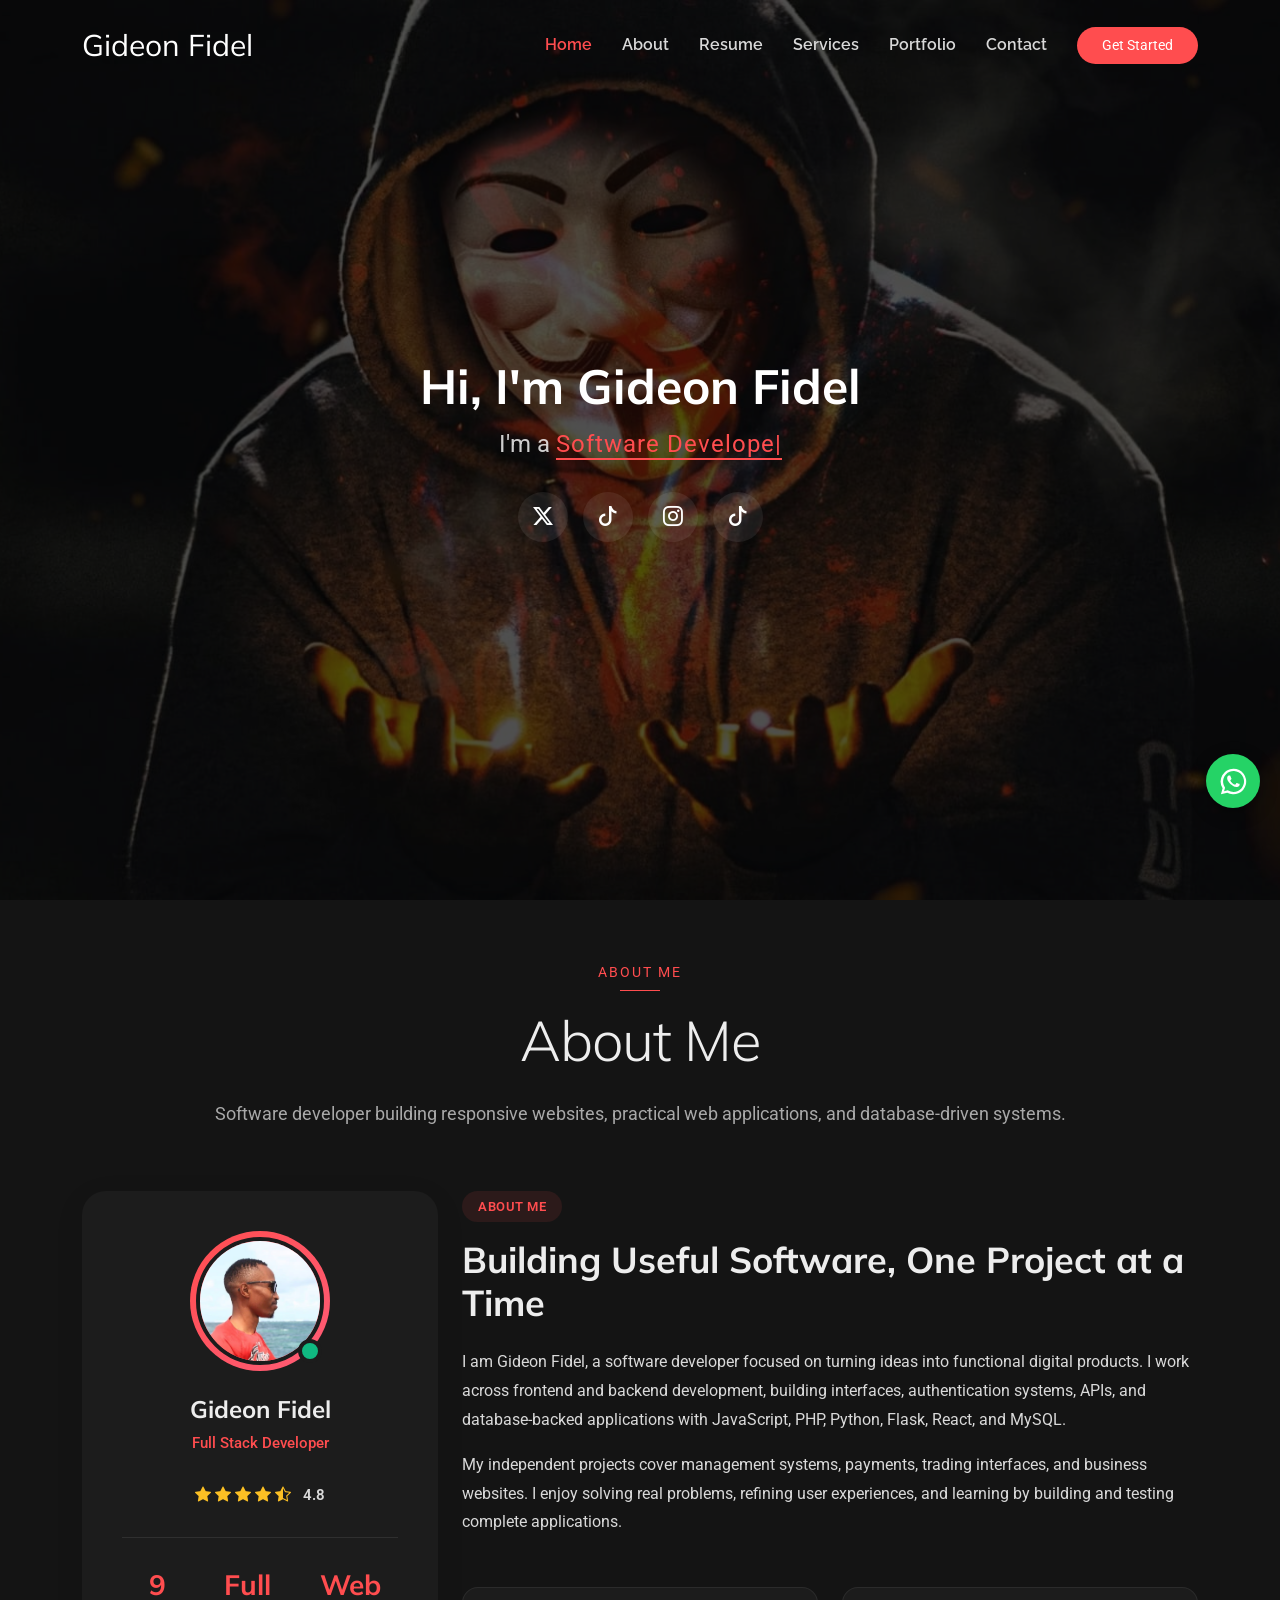
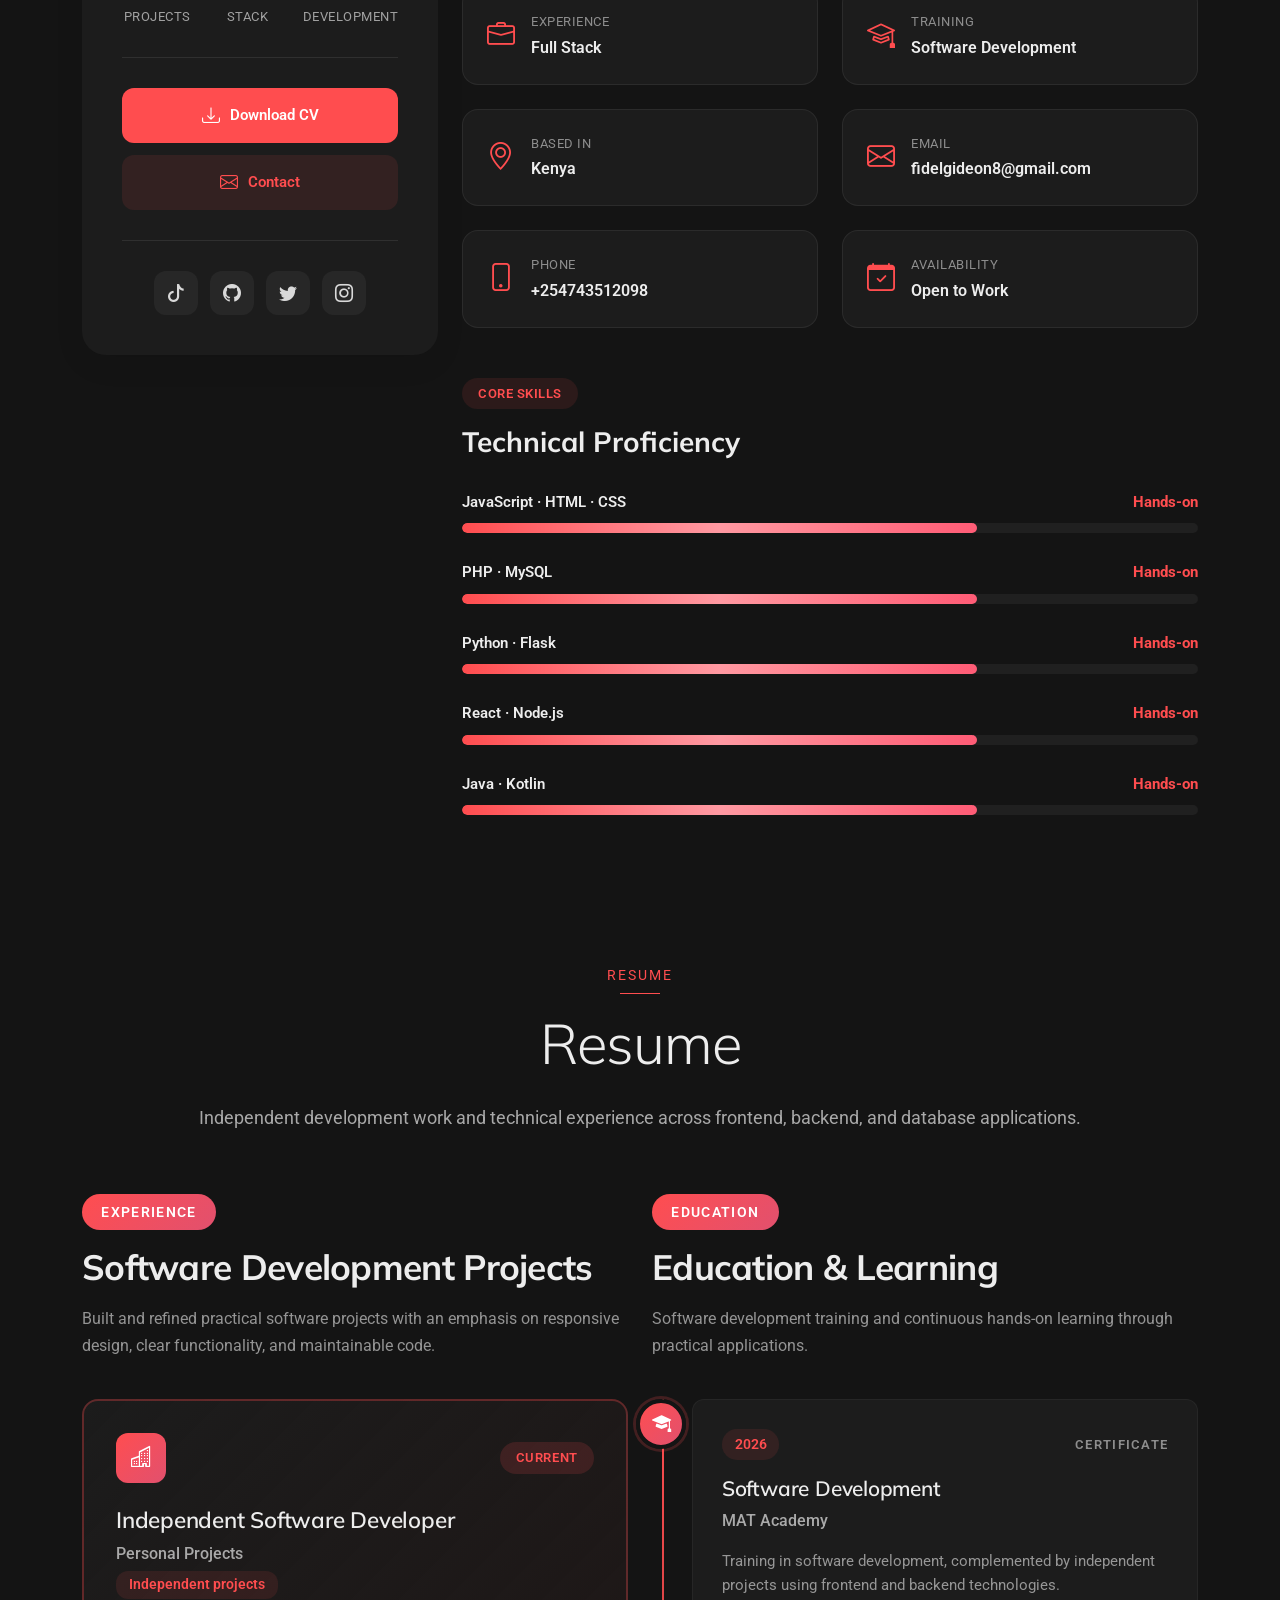
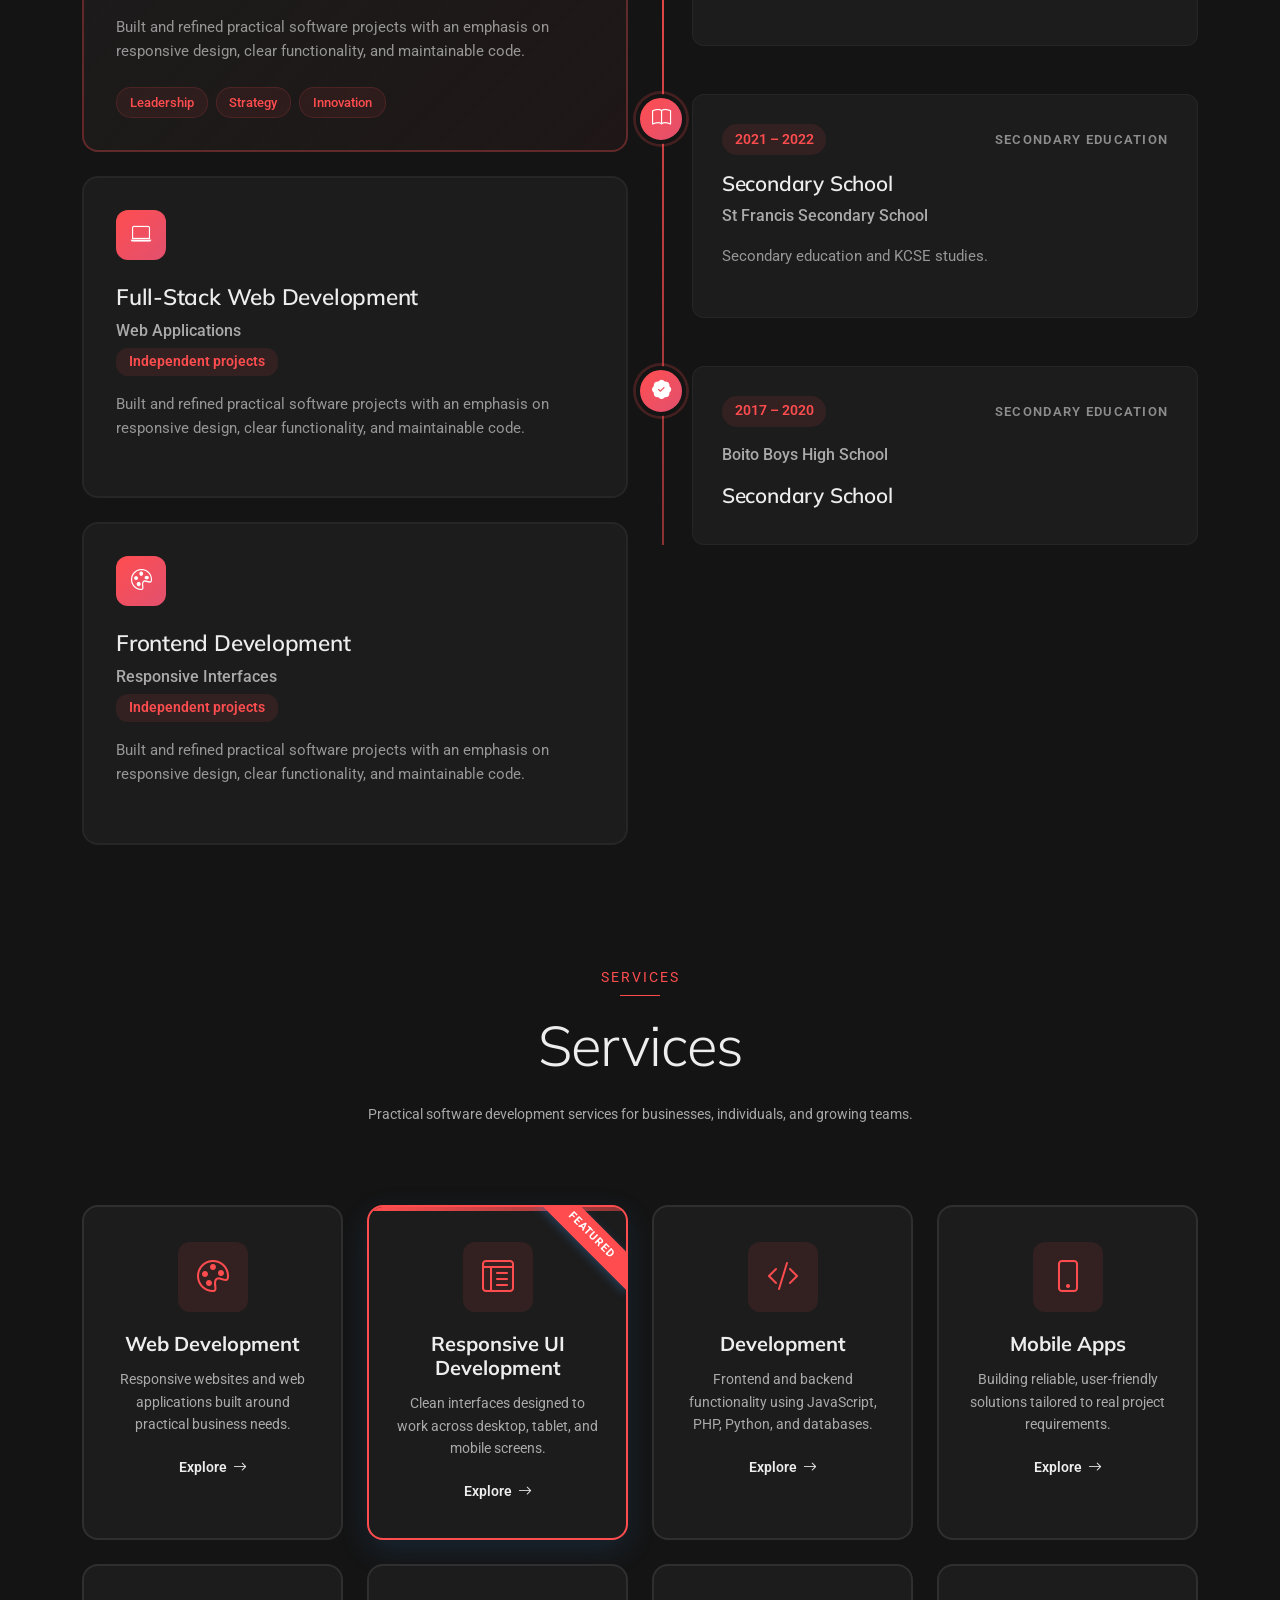
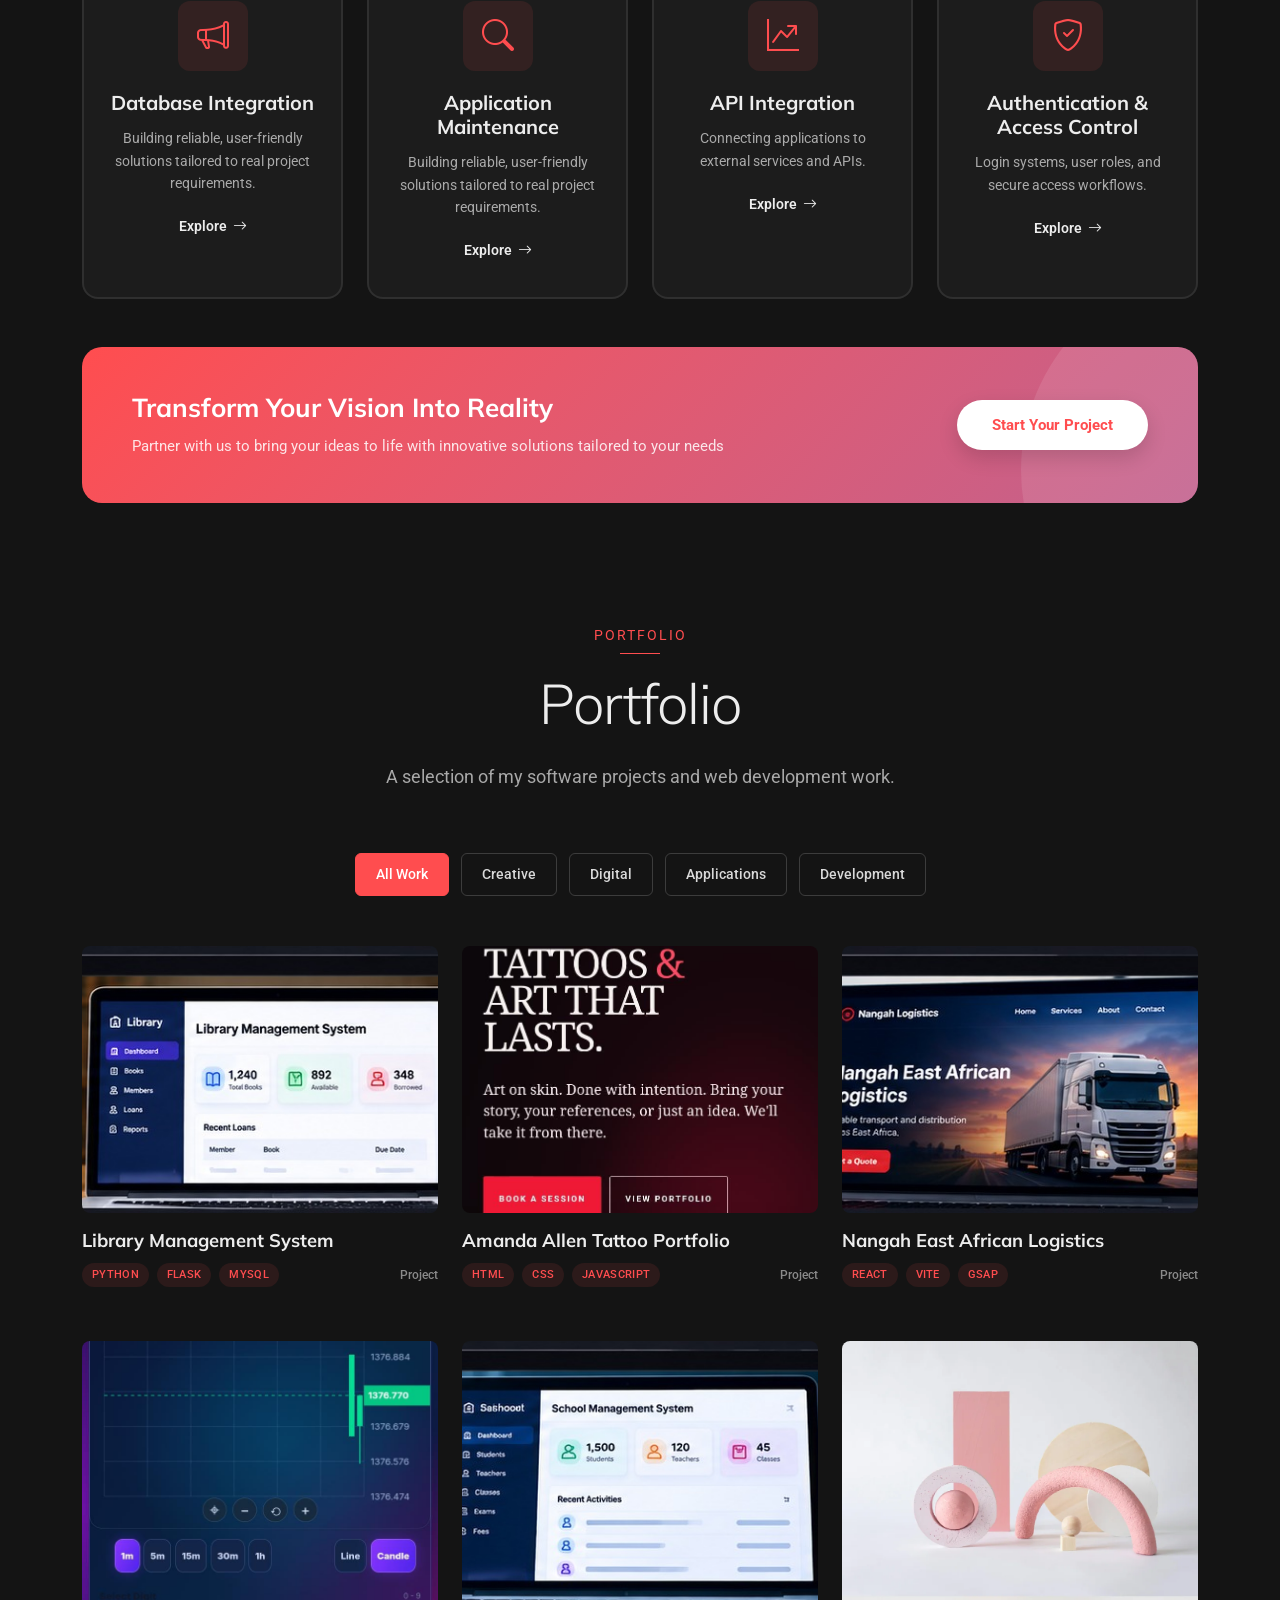
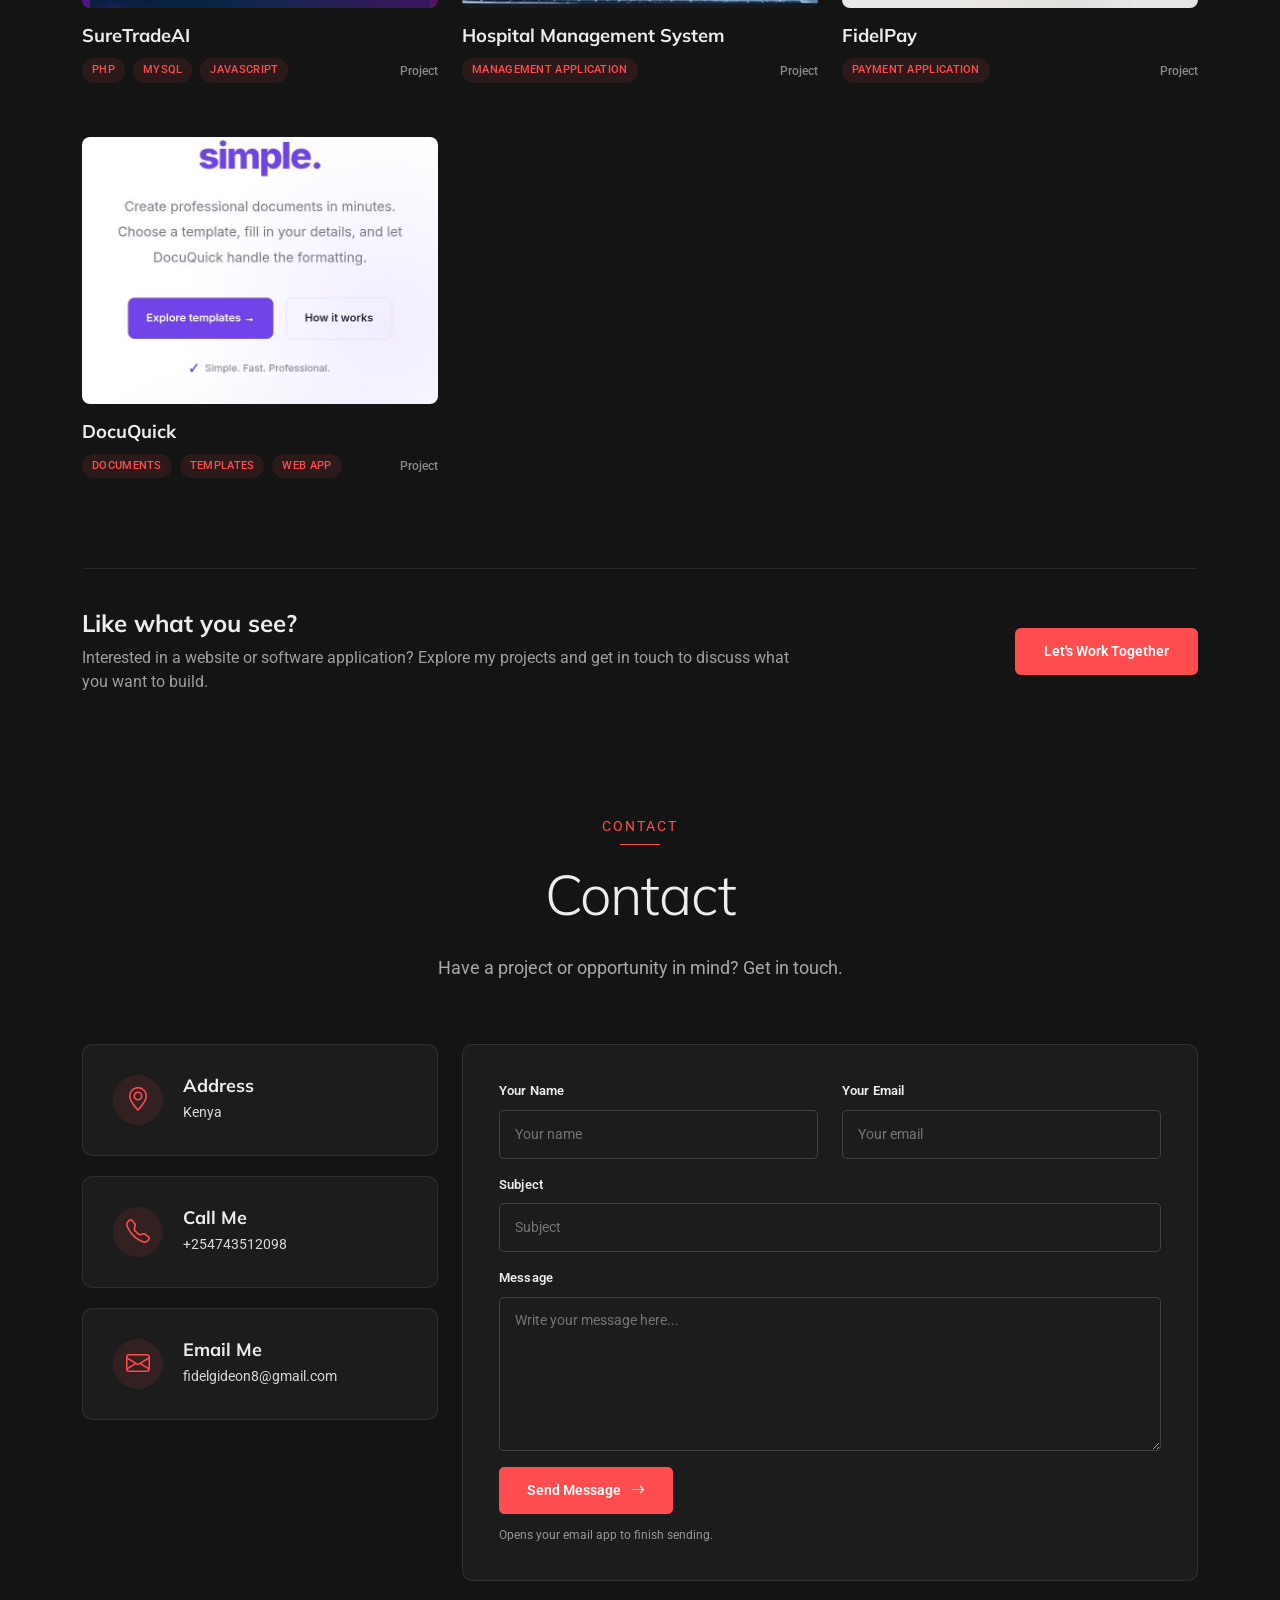
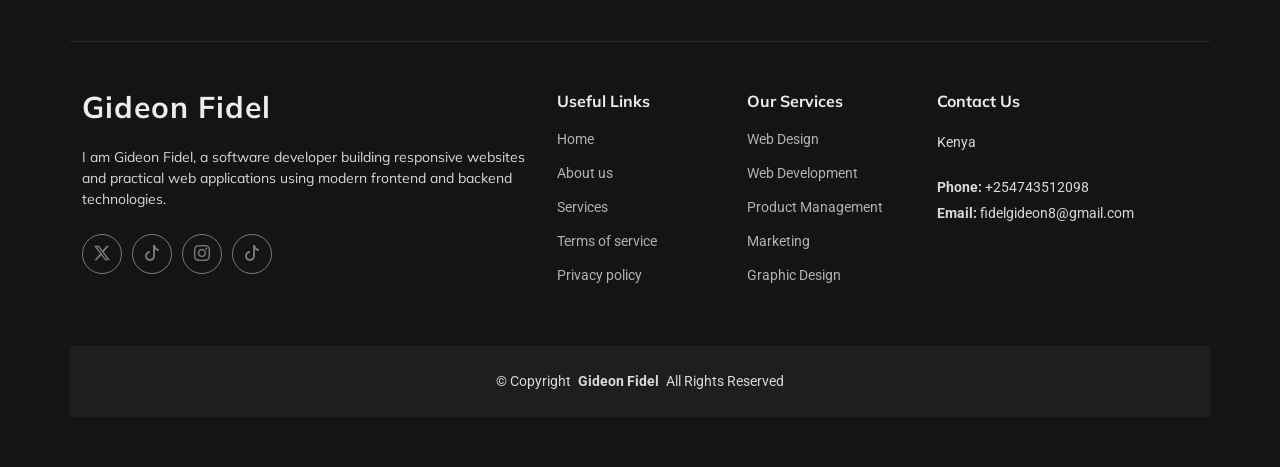
<file: index.html>
<!DOCTYPE html>

<html lang="en">
<head>
<meta charset="utf-8"/>
<meta content="width=device-width, initial-scale=1.0" name="viewport"/>
<title>Gideon Fidel | Software Developer</title>
<meta content="" name="description"/>
<meta content="" name="keywords"/>
<!-- Favicons -->

<!-- Custom Gideon Fidel Favicon -->
<link
  rel="icon"
  type="image/svg+xml"
  href="data:image/svg+xml,%3Csvg xmlns='http://www.w3.org/2000/svg' viewBox='0 0 64 64'%3E%3Crect width='64' height='64' rx='14' fill='%230b0b0d'/%3E%3Ctext x='32' y='42' text-anchor='middle' font-family='Arial,sans-serif' font-size='29' font-weight='bold' fill='white'%3EGF%3C/text%3E%3C/svg%3E"
/>

<!-- Fonts -->
<link href="https://fonts.googleapis.com" rel="preconnect"/>
<link crossorigin="" href="https://fonts.gstatic.com" rel="preconnect"/>
<link href="https://fonts.googleapis.com/css2?family=Roboto:ital,wght@0,100;0,300;0,400;0,500;0,700;0,900;1,100;1,300;1,400;1,500;1,700;1,900&amp;family=Raleway:ital,wght@0,100;0,200;0,300;0,400;0,500;0,600;0,700;0,800;0,900;1,100;1,200;1,300;1,400;1,500;1,600;1,700;1,800;1,900&amp;family=Mulish:ital,wght@0,200;0,300;0,400;0,500;0,600;0,700;0,800;0,900;1,200;1,300;1,400;1,500;1,600;1,700;1,800;1,900&amp;display=swap" rel="stylesheet"/>
<!-- Vendor CSS Files -->
<link href="assets/vendor/bootstrap/css/bootstrap.min.css" rel="stylesheet"/>
<link href="assets/vendor/bootstrap-icons/bootstrap-icons.css" rel="stylesheet"/>
<link href="assets/vendor/aos/aos.css" rel="stylesheet"/>
<link href="assets/vendor/glightbox/css/glightbox.min.css" rel="stylesheet"/>
<link href="assets/vendor/swiper/swiper-bundle.min.css" rel="stylesheet"/>
<!-- Main CSS File -->
<link href="assets/css/main.css" rel="stylesheet"/>
<style>
.portfolio-whatsapp{position:fixed;right:20px;bottom:92px;z-index:9998;width:54px;height:54px;border-radius:50%;background:#25d366;color:#fff;display:flex;align-items:center;justify-content:center;box-shadow:0 5px 18px rgba(0,0,0,.28);transition:transform .2s ease,background .2s ease}
.portfolio-whatsapp:hover,.portfolio-whatsapp:focus-visible{color:#fff;background:#1eaf55;transform:translateY(-3px)}
.contact-email-note{font-size:13px;line-height:1.5;color:var(--default-color,#777);margin:12px auto 0;max-width:440px}
@media(max-width:575px){.portfolio-whatsapp{right:15px;bottom:85px;width:50px;height:50px}}
</style>
<style id="normal-contact-style">
/* Contact form: matches Craftivo's existing surface, typography and accent system. */
.contact .normal-contact-form{background:var(--surface-color);padding:36px;border:1px solid color-mix(in srgb,var(--default-color),transparent 89%);border-radius:10px}
.contact .normal-contact-form .form-label{display:block;font-family:var(--default-font);font-size:13px;font-weight:600;letter-spacing:.01em;color:var(--heading-color);margin:0 0 9px}
.contact .normal-contact-form .form-control{display:block;width:100%;min-height:49px;padding:12px 15px;background:var(--surface-color);border:1px solid color-mix(in srgb,var(--default-color),transparent 80%);border-radius:5px;color:var(--default-color);font-family:var(--default-font);font-size:14px;line-height:1.5;box-shadow:none;transition:border-color .18s ease,box-shadow .18s ease}
.contact .normal-contact-form .form-control::placeholder{color:color-mix(in srgb,var(--default-color),transparent 53%)}
.contact .normal-contact-form .form-control:focus{outline:none;border-color:var(--accent-color);box-shadow:0 0 0 3px color-mix(in srgb,var(--accent-color),transparent 87%)}
.contact .normal-contact-form textarea.form-control{min-height:154px;resize:vertical}
.contact .normal-contact-form .normal-contact-submit{display:inline-flex;align-items:center;justify-content:center;gap:10px;padding:13px 27px;border:1px solid var(--accent-color);border-radius:5px;background:var(--accent-color);color:var(--contrast-color);font-family:var(--default-font);font-size:14px;font-weight:600;line-height:1.4;cursor:pointer;transition:background .18s ease,border-color .18s ease}
.contact .normal-contact-form .normal-contact-submit:hover{background:color-mix(in srgb,var(--accent-color),#000 12%);border-color:color-mix(in srgb,var(--accent-color),#000 12%)}
.contact .normal-contact-form .normal-contact-submit:focus-visible{outline:3px solid color-mix(in srgb,var(--accent-color),transparent 65%);outline-offset:3px}
.contact .normal-contact-form .contact-email-note{margin:12px 0 0;max-width:none;font-size:12px;color:color-mix(in srgb,var(--default-color),transparent 35%);line-height:1.5}
@media(max-width:575px){.contact .normal-contact-form{padding:22px 18px}.contact .normal-contact-form .normal-contact-submit{width:100%}}
</style>
</head>
<body class="index-page">
<header class="header d-flex align-items-center fixed-top" id="header">
<div class="container-fluid container-xl position-relative d-flex align-items-center">
<a class="logo d-flex align-items-center me-auto" href="index.html">
<!-- Uncomment the line below if you also wish to use an image logo -->
<!-- <img src="assets/img/logo.webp" alt=""> -->
<h1 class="sitename">Gideon Fidel</h1>
</a>
<nav class="navmenu" id="navmenu">
<ul>
<li><a class="active" href="#hero">Home</a></li>
<li><a href="#about">About</a></li>
<li><a href="#resume">Resume</a></li>
<li><a href="#services">Services</a></li>
<li><a href="#portfolio">Portfolio</a></li>
<li><a href="#contact">Contact</a></li>
</ul>
<i class="mobile-nav-toggle d-xl-none bi bi-list"></i>
</nav>
<a class="btn-getstarted" href="#about">Get Started</a>
</div>
</header>
<main class="main">
<!-- Hero Section -->
<section class="hero section dark-background" id="hero">
<img alt="" data-aos="fade-in" src="assets/img/profile/gideon-hero.jpeg"/>
<div class="container" data-aos="fade-up" data-aos-delay="100">
<div class="row justify-content-center">
<div class="col-lg-8 text-center">
<h2>Hi, I'm Gideon Fidel</h2>
<p>I'm a <span class="typed" data-typed-items="Software Developer, Full-Stack Developer, Problem Solver, Web Developer"></span><span aria-hidden="true" class="typed-cursor"></span></p>
<div class="social-links">
<a href="https://x.com/makeitfidelic" rel="noopener noreferrer" target="_blank"><i class="bi bi-twitter-x"></i></a>
<a href="https://www.tiktok.com/@yourfavouritedev_" rel="noopener noreferrer" target="_blank"><i class="bi bi-tiktok"></i></a>
<a href="https://www.instagram.com/fide_le7/" rel="noopener noreferrer" target="_blank"><i class="bi bi-instagram"></i></a>
<a href="https://www.tiktok.com/@yourfavouritedev_" rel="noopener noreferrer" target="_blank"><i class="bi bi-tiktok"></i></a>
</div>
</div>
</div>
</div>
</section><!-- /Hero Section -->
<!-- About Section -->
<section class="about section" id="about">
<!-- Section Title -->
<div class="container section-title" data-aos="fade-up">
<span class="subtitle">About Me</span>
<h2>About Me</h2>
<p>Software developer building responsive websites, practical web applications, and database-driven systems.</p>
</div><!-- End Section Title -->
<div class="container" data-aos="fade-up" data-aos-delay="100">
<div class="row gy-5">
<div class="col-lg-4" data-aos="zoom-in" data-aos-delay="150">
<div class="profile-card">
<div class="profile-header">
<div class="profile-avatar">
<img alt="" class="img-fluid" src="assets/img/profile/profile-square-3.webp"/>
<div class="status-indicator"></div>
</div>
<h3>Gideon Fidel</h3>
<span class="role">Full Stack Developer</span>
<div class="rating">
<i class="bi bi-star-fill"></i>
<i class="bi bi-star-fill"></i>
<i class="bi bi-star-fill"></i>
<i class="bi bi-star-fill"></i>
<i class="bi bi-star-half"></i>
<span>4.8</span>
</div>
</div>
<div class="profile-stats">
<div class="stat-item">
<h4>9</h4>
<p>Projects</p>
</div>
<div class="stat-item">
<h4>Full</h4>
<p>Stack</p>
</div>
<div class="stat-item">
<h4>Web</h4>
<p>Development</p>
</div>
</div>
<div class="profile-actions">
<a class="btn-primary" download="Gideon-Fidel-CV.pdf" href="Gideon-Fidel-CV.pdf"><i class="bi bi-download"></i> Download CV</a>
<a class="btn-secondary" href="#contact"><i class="bi bi-envelope"></i> Contact</a>
</div>
<div class="social-connect">
<a href="https://www.tiktok.com/@yourfavouritedev_" rel="noopener noreferrer" target="_blank"><i class="bi bi-tiktok"></i></a>
<a href="https://github.com/fidelgideon8-dev" rel="noopener noreferrer" target="_blank"><i class="bi bi-github"></i></a>
<a href="https://x.com/makeitfidelic" rel="noopener noreferrer" target="_blank"><i class="bi bi-twitter"></i></a>
<a href="https://www.instagram.com/fide_le7/" rel="noopener noreferrer" target="_blank"><i class="bi bi-instagram"></i></a>
</div>
</div>
</div>
<div class="col-lg-8" data-aos="fade-left" data-aos-delay="200">
<div class="content-wrapper">
<div class="bio-section">
<div class="section-tag">About Me</div>
<h2>Building Useful Software, One Project at a Time</h2>
<p>I am Gideon Fidel, a software developer focused on turning ideas into functional digital products. I work across frontend and backend development, building interfaces, authentication systems, APIs, and database-backed applications with JavaScript, PHP, Python, Flask, React, and MySQL.</p>
<p>My independent projects cover management systems, payments, trading interfaces, and business websites. I enjoy solving real problems, refining user experiences, and learning by building and testing complete applications.</p>
</div>
<div class="details-grid">
<div class="detail-item" data-aos="fade-up" data-aos-delay="250">
<i class="bi bi-briefcase"></i>
<div class="detail-content">
<span>Experience</span>
<strong>Full Stack</strong>
</div>
</div>
<div class="detail-item" data-aos="fade-up" data-aos-delay="300">
<i class="bi bi-mortarboard"></i>
<div class="detail-content">
<span>Training</span>
<strong>Software Development</strong>
</div>
</div>
<div class="detail-item" data-aos="fade-up" data-aos-delay="350">
<i class="bi bi-geo-alt"></i>
<div class="detail-content">
<span>Based In</span>
<strong>Kenya</strong>
</div>
</div>
<div class="detail-item" data-aos="fade-up" data-aos-delay="100">
<i class="bi bi-envelope"></i>
<div class="detail-content">
<span>Email</span>
<strong>fidelgideon8@gmail.com</strong>
</div>
</div>
<div class="detail-item" data-aos="fade-up" data-aos-delay="150">
<i class="bi bi-phone"></i>
<div class="detail-content">
<span>Phone</span>
<strong>+254743512098</strong>
</div>
</div>
<div class="detail-item" data-aos="fade-up" data-aos-delay="200">
<i class="bi bi-calendar-check"></i>
<div class="detail-content">
<span>Availability</span>
<strong>Open to Work</strong>
</div>
</div>
</div>
<div class="skills-showcase" data-aos="fade-up" data-aos-delay="250">
<div class="section-tag">Core Skills</div>
<h3>Technical Proficiency</h3>
<div class="skills-list skills-animation">
<div class="skill-item">
<div class="skill-info">
<span class="skill-name">JavaScript · HTML · CSS</span>
<span class="skill-percent">Hands-on</span>
</div>
<div class="progress">
<div aria-valuemax="100" aria-valuemin="0" aria-valuenow="70" class="progress-bar" role="progressbar" style="width:70%"></div>
</div>
</div>
<div class="skill-item">
<div class="skill-info">
<span class="skill-name">PHP · MySQL</span>
<span class="skill-percent">Hands-on</span>
</div>
<div class="progress">
<div aria-valuemax="100" aria-valuemin="0" aria-valuenow="70" class="progress-bar" role="progressbar" style="width:70%"></div>
</div>
</div>
<div class="skill-item">
<div class="skill-info">
<span class="skill-name">Python · Flask</span>
<span class="skill-percent">Hands-on</span>
</div>
<div class="progress">
<div aria-valuemax="100" aria-valuemin="0" aria-valuenow="70" class="progress-bar" role="progressbar" style="width:70%"></div>
</div>
</div>
<div class="skill-item">
<div class="skill-info">
<span class="skill-name">React · Node.js</span>
<span class="skill-percent">Hands-on</span>
</div>
<div class="progress">
<div aria-valuemax="100" aria-valuemin="0" aria-valuenow="70" class="progress-bar" role="progressbar" style="width:70%"></div>
</div>
</div>
<div class="skill-item">
<div class="skill-info">
<span class="skill-name">Java · Kotlin</span>
<span class="skill-percent">Hands-on</span>
</div>
<div class="progress">
<div aria-valuemax="100" aria-valuemin="0" aria-valuenow="70" class="progress-bar" role="progressbar" style="width:70%"></div>
</div>
</div>
</div>
</div>
</div>
</div>
</div>
</div>
</section><!-- /About Section -->
<!-- Resume Section -->
<section class="resume section" id="resume">
<!-- Section Title -->
<div class="container section-title" data-aos="fade-up">
<span class="subtitle">Resume</span>
<h2>Resume</h2>
<p>Independent development work and technical experience across frontend, backend, and database applications.</p>
</div><!-- End Section Title -->
<div class="container" data-aos="fade-up" data-aos-delay="100">
<div class="row gy-5">
<div class="col-lg-6">
<div class="experience-section">
<div class="section-header" data-aos="fade-right" data-aos-delay="200">
<div class="header-content">
<span class="section-badge">Experience</span>
<h2>Software Development Projects</h2>
<p>Built and refined practical software projects with an emphasis on responsive design, clear functionality, and maintainable code.</p>
</div>
</div>
<div class="experience-cards">
<div class="exp-card featured" data-aos="zoom-in" data-aos-delay="300">
<div class="card-header">
<div class="company-logo">
<i class="bi bi-buildings"></i>
</div>
<div class="period-badge">Current</div>
</div>
<div class="card-body">
<h3>Independent Software Developer</h3>
<p class="company-name">Personal Projects</p>
<span class="duration">Independent projects</span>
<p class="description">Built and refined practical software projects with an emphasis on responsive design, clear functionality, and maintainable code.</p>
<div class="skills-tags">
<span class="skill-tag">Leadership</span>
<span class="skill-tag">Strategy</span>
<span class="skill-tag">Innovation</span>
</div>
</div>
</div>
<div class="exp-card" data-aos="zoom-in" data-aos-delay="350">
<div class="card-header">
<div class="company-logo">
<i class="bi bi-laptop"></i>
</div>
</div>
<div class="card-body">
<h3>Full-Stack Web Development</h3>
<p class="company-name">Web Applications</p>
<span class="duration">Independent projects</span>
<p class="description">Built and refined practical software projects with an emphasis on responsive design, clear functionality, and maintainable code.</p>
</div>
</div>
<div class="exp-card" data-aos="zoom-in" data-aos-delay="400">
<div class="card-header">
<div class="company-logo">
<i class="bi bi-palette"></i>
</div>
</div>
<div class="card-body">
<h3>Frontend Development</h3>
<p class="company-name">Responsive Interfaces</p>
<span class="duration">Independent projects</span>
<p class="description">Built and refined practical software projects with an emphasis on responsive design, clear functionality, and maintainable code.</p>
</div>
</div>
</div>
</div>
</div>
<div class="col-lg-6">
<div class="education-section">
<div class="section-header" data-aos="fade-left" data-aos-delay="200">
<div class="header-content">
<span class="section-badge">Education</span>
<h2>Education &amp; Learning</h2>
<p>Software development training and continuous hands-on learning through practical applications.</p>
</div>
</div>
<div class="education-timeline" data-aos="fade-left" data-aos-delay="300">
<div class="timeline-track">
<div class="timeline-item">
<div class="timeline-marker">
<i class="bi bi-mortarboard-fill"></i>
</div>
<div class="timeline-content">
<div class="education-meta">
<span class="year-range">2026</span>
<span class="degree-level">Certificate</span>
</div>
<h4>Software Development</h4>
<p class="institution">MAT Academy</p>
<p class="description">Training in software development, complemented by independent projects using frontend and backend technologies.</p>
</div>
</div>
<div class="timeline-item">
<div class="timeline-marker">
<i class="bi bi-book"></i>
</div>
<div class="timeline-content">
<div class="education-meta">
<span class="year-range">2021 – 2022</span>
<span class="degree-level">Secondary education</span>
</div>
<h4>Secondary School</h4>
<p class="institution">St Francis Secondary School</p>
<p class="description">Secondary education and KCSE studies.</p>
</div>
</div>
<div class="timeline-item">
<div class="timeline-marker">
<i class="bi bi-patch-check-fill"></i>
</div>
<div class="timeline-content">
<div class="education-meta">
<span class="year-range">2017 – 2020</span>
<span class="degree-level">Secondary education</span>
</div><p class="institution">Boito Boys High School</p>
<h4>Secondary School</h4>
</div>
</div>
</div>
</div>
</div>
</div>
</div>
</div>
</section><!-- /Resume Section -->
<!-- Services Section -->
<section class="services section" id="services">
<!-- Section Title -->
<div class="container section-title" data-aos="fade-up">
<span class="subtitle">Services</span>
<h2>Services</h2>
<p>Practical software development services for businesses, individuals, and growing teams.</p>
</div><!-- End Section Title -->
<div class="container" data-aos="fade-up" data-aos-delay="100">
<div class="row gy-4">
<div class="col-lg-3 col-md-6" data-aos="zoom-in" data-aos-delay="100">
<div class="service-item">
<div class="icon-wrapper">
<i class="bi bi-palette"></i>
</div>
<h4>Web Development</h4>
<p>Responsive websites and web applications built around practical business needs.</p>
<a class="read-more" href="service-details.html">
<span>Explore</span>
<i class="bi bi-arrow-right"></i>
</a>
</div>
</div>
<div class="col-lg-3 col-md-6" data-aos="zoom-in" data-aos-delay="200">
<div class="service-item featured">
<div class="featured-tag">Featured</div>
<div class="icon-wrapper">
<i class="bi bi-layout-text-window-reverse"></i>
</div>
<h4>Responsive UI Development</h4>
<p>Clean interfaces designed to work across desktop, tablet, and mobile screens.</p>
<a class="read-more" href="service-details.html">
<span>Explore</span>
<i class="bi bi-arrow-right"></i>
</a>
</div>
</div>
<div class="col-lg-3 col-md-6" data-aos="zoom-in" data-aos-delay="300">
<div class="service-item">
<div class="icon-wrapper">
<i class="bi bi-code-slash"></i>
</div>
<h4>Development</h4>
<p>Frontend and backend functionality using JavaScript, PHP, Python, and databases.</p>
<a class="read-more" href="service-details.html">
<span>Explore</span>
<i class="bi bi-arrow-right"></i>
</a>
</div>
</div>
<div class="col-lg-3 col-md-6" data-aos="zoom-in" data-aos-delay="400">
<div class="service-item">
<div class="icon-wrapper">
<i class="bi bi-phone"></i>
</div>
<h4>Mobile Apps</h4>
<p>Building reliable, user-friendly solutions tailored to real project requirements.</p>
<a class="read-more" href="service-details.html">
<span>Explore</span>
<i class="bi bi-arrow-right"></i>
</a>
</div>
</div>
<div class="col-lg-3 col-md-6" data-aos="zoom-in" data-aos-delay="100">
<div class="service-item">
<div class="icon-wrapper">
<i class="bi bi-megaphone"></i>
</div>
<h4>Database Integration</h4>
<p>Building reliable, user-friendly solutions tailored to real project requirements.</p>
<a class="read-more" href="service-details.html">
<span>Explore</span>
<i class="bi bi-arrow-right"></i>
</a>
</div>
</div>
<div class="col-lg-3 col-md-6" data-aos="zoom-in" data-aos-delay="200">
<div class="service-item">
<div class="icon-wrapper">
<i class="bi bi-search"></i>
</div>
<h4>Application Maintenance</h4>
<p>Building reliable, user-friendly solutions tailored to real project requirements.</p>
<a class="read-more" href="service-details.html">
<span>Explore</span>
<i class="bi bi-arrow-right"></i>
</a>
</div>
</div>
<div class="col-lg-3 col-md-6" data-aos="zoom-in" data-aos-delay="300">
<div class="service-item">
<div class="icon-wrapper">
<i class="bi bi-graph-up-arrow"></i>
</div>
<h4>API Integration</h4>
<p>Connecting applications to external services and APIs.</p>
<a class="read-more" href="service-details.html">
<span>Explore</span>
<i class="bi bi-arrow-right"></i>
</a>
</div>
</div>
<div class="col-lg-3 col-md-6" data-aos="zoom-in" data-aos-delay="400">
<div class="service-item">
<div class="icon-wrapper">
<i class="bi bi-shield-check"></i>
</div>
<h4>Authentication &amp; Access Control</h4>
<p>Login systems, user roles, and secure access workflows.</p>
<a class="read-more" href="service-details.html">
<span>Explore</span>
<i class="bi bi-arrow-right"></i>
</a>
</div>
</div>
</div>
<div class="row mt-5">
<div class="col-12" data-aos="fade-up" data-aos-delay="200">
<div class="cta-box">
<div class="row align-items-center">
<div class="col-lg-8">
<h3>Transform Your Vision Into Reality</h3>
<p>Partner with us to bring your ideas to life with innovative solutions tailored to your needs</p>
</div>
<div class="col-lg-4 text-lg-end text-center">
<a class="cta-btn" href="service-details.html">Start Your Project</a>
</div>
</div>
</div>
</div>
</div>
</div>
</section><!-- /Services Section -->
<!-- Portfolio Section -->
<section class="portfolio section" id="portfolio">
<!-- Section Title -->
<div class="container section-title" data-aos="fade-up">
<span class="subtitle">Portfolio</span>
<h2>Portfolio</h2>
<p>A selection of my software projects and web development work.</p>
</div><!-- End Section Title -->
<div class="container" data-aos="fade-up" data-aos-delay="100">
<div class="isotope-layout" data-default-filter="*" data-layout="masonry" data-sort="original-order">
<ul class="portfolio-filters isotope-filters" data-aos="fade-up" data-aos-delay="200">
<li class="filter-active" data-filter="*">All Work</li>
<li data-filter=".filter-creative">Creative</li>
<li data-filter=".filter-digital">Digital</li>
<li data-filter=".filter-development">Applications</li>
<li data-filter=".filter-development">Development</li>
</ul>
<div class="row gy-4 isotope-container" data-aos="fade-up" data-aos-delay="300">
<div class="col-lg-4 col-md-6 portfolio-item isotope-item filter-development">
<div class="portfolio-card">
<div class="portfolio-image-container">
<img alt="Library Management System — Illustrative project preview" class="img-fluid" loading="lazy" src="assets/img/portfolio/library-concept.jpg" title="Illustrative project concept — not an application screenshot"/>
<div class="portfolio-overlay">
<div class="portfolio-info">
<span class="project-category">Development</span>
<h4>Library Management System</h4>
</div>
<div class="portfolio-actions">
<a class="glightbox portfolio-link" href="assets/img/portfolio/library-concept.jpg">
<i class="bi bi-plus-lg"></i>
</a>
</div>
</div>
</div>
<h3 class="project-visible-title">Library Management System</h3><div class="portfolio-meta">
<div class="project-tags"><span class="tag">Python</span><span class="tag">Flask</span><span class="tag">MySQL</span></div>
<div class="project-year">Project</div>
</div>
</div>
</div>
<div class="col-lg-4 col-md-6 portfolio-item isotope-item filter-creative">
<div class="portfolio-card">
<div class="portfolio-image-container">
<img alt="Amanda Allen Tattoo Portfolio — Actual website screenshot" class="img-fluid" loading="lazy" src="assets/img/portfolio/tattoo.jpeg"/>
<div class="portfolio-overlay">
<div class="portfolio-info">
<span class="project-category">Web Design</span>
<h4>Amanda Allen Tattoo Portfolio</h4>
</div>
<div class="portfolio-actions">
<a class="glightbox portfolio-link" href="assets/img/portfolio/tattoo.jpeg">
<i class="bi bi-plus-lg"></i>
</a>
</div>
</div>
</div>
<h3 class="project-visible-title">Amanda Allen Tattoo Portfolio</h3><div class="portfolio-meta">
<div class="project-tags"><span class="tag">HTML</span><span class="tag">CSS</span><span class="tag">JavaScript</span></div>
<div class="project-year">Project</div>
</div>
</div>
</div>
<div class="col-lg-4 col-md-6 portfolio-item isotope-item filter-digital">
<div class="portfolio-card">
<div class="portfolio-image-container">
<img alt="Nangah East African Logistics — Illustrative project preview" class="img-fluid" loading="lazy" src="assets/img/portfolio/nangah-concept.jpg" title="Illustrative project concept — not an application screenshot"/>
<div class="portfolio-overlay">
<div class="portfolio-info">
<span class="project-category">Web Design</span>
<h4>Nangah East African Logistics</h4>
</div>
<div class="portfolio-actions">
<a class="glightbox portfolio-link" href="assets/img/portfolio/nangah-concept.jpg">
<i class="bi bi-plus-lg"></i>
</a>
</div>
</div>
</div>
<h3 class="project-visible-title">Nangah East African Logistics</h3><div class="portfolio-meta">
<div class="project-tags"><span class="tag">React</span><span class="tag">Vite</span><span class="tag">GSAP</span></div>
<div class="project-year">Project</div>
</div>
</div>
</div>
<div class="col-lg-4 col-md-6 portfolio-item isotope-item filter-development">
<div class="portfolio-card">
<div class="portfolio-image-container">
<img alt="SureTradeAI — Actual website screenshot" class="img-fluid" loading="lazy" src="assets/img/portfolio/sure.jpeg"/>
<div class="portfolio-overlay">
<div class="portfolio-info">
<span class="project-category">Development</span>
<h4>SureTradeAI</h4>
</div>
<div class="portfolio-actions">
<a class="glightbox portfolio-link" href="assets/img/portfolio/sure.jpeg">
<i class="bi bi-plus-lg"></i>
</a>
</div>
</div>
</div>
<h3 class="project-visible-title">SureTradeAI</h3><div class="portfolio-meta">
<div class="project-tags"><span class="tag">PHP</span><span class="tag">MySQL</span><span class="tag">JavaScript</span></div>
<div class="project-year">Project</div>
</div>
</div>
</div>
<div class="col-lg-4 col-md-6 portfolio-item isotope-item filter-development">
<div class="portfolio-card">
<div class="portfolio-image-container">
<img alt="Hospital Management System — Illustrative project preview" class="img-fluid" loading="lazy" src="assets/img/portfolio/hospital-concept.jpg" title="Illustrative project concept — not an application screenshot"/>
<div class="portfolio-overlay">
<div class="portfolio-info">
<span class="project-category">Development</span>
<h4>Hospital Management System</h4>
</div>
<div class="portfolio-actions">
<a class="glightbox portfolio-link" href="assets/img/portfolio/hospital-concept.jpg">
<i class="bi bi-plus-lg"></i>
</a>
</div>
</div>
</div>
<h3 class="project-visible-title">Hospital Management System</h3><div class="portfolio-meta">
<div class="project-tags"><span class="tag">Management Application</span></div>
<div class="project-year">Project</div>
</div>
</div>
</div>
<div class="col-lg-4 col-md-6 portfolio-item isotope-item filter-development">
<div class="portfolio-card">
<div class="portfolio-image-container">
<img alt="FidelPay — Project image" class="img-fluid" loading="lazy" src="assets/img/portfolio/portfolio-6.webp"/>
<div class="portfolio-overlay">
<div class="portfolio-info">
<span class="project-category">Development</span>
<h4>FidelPay</h4>
</div>
<div class="portfolio-actions">
<a class="glightbox portfolio-link" href="assets/img/portfolio/portfolio-6.webp">
<i class="bi bi-plus-lg"></i>
</a>
</div>
</div>
</div>
<h3 class="project-visible-title">FidelPay</h3><div class="portfolio-meta">
<div class="project-tags"><span class="tag">Payment Application</span></div>
<div class="project-year">Project</div>
</div>
</div>
</div><div class="col-lg-4 col-md-6 portfolio-item isotope-item filter-development">
<div class="portfolio-card">
<div class="portfolio-image-container">
<img alt="DocuQuick actual website screenshot" class="img-fluid" loading="lazy" src="assets/img/portfolio/docu.jpeg"/>
<div class="portfolio-overlay">
<div class="portfolio-info">
<span class="project-category">Web Application</span>
<h4>DocuQuick</h4>
</div>
<div class="portfolio-actions">
<a class="glightbox portfolio-link" href="assets/img/portfolio/docu.jpeg">
<i class="bi bi-plus-lg"></i>
</a>
</div>
</div>
</div>
<h3 class="project-visible-title">DocuQuick</h3><div class="portfolio-meta">
<div class="project-tags"><span class="tag">Documents</span><span class="tag">Templates</span><span class="tag">Web App</span></div>
<div class="project-year">Project</div>
</div>
</div>
</div>
</div>
</div>
<div class="portfolio-bottom" data-aos="fade-up" data-aos-delay="400">
<div class="row align-items-center">
<div class="col-lg-8">
<h3>Like what you see?</h3>
<p>Interested in a website or software application? Explore my projects and get in touch to discuss what you want to build.</p>
</div>
<div class="col-lg-4 text-lg-end">
<a class="btn btn-accent" href="#contact">Let's Work Together</a>
</div>
</div>
</div>
</div>
</section><!-- /Portfolio Section -->
<!-- Contact Section -->
<section class="contact section" id="contact">
<!-- Section Title -->
<div class="container section-title" data-aos="fade-up">
<span class="subtitle">Contact</span>
<h2>Contact</h2>
<p>Have a project or opportunity in mind? Get in touch.</p>
</div><!-- End Section Title -->
<div class="container">
<div class="row gy-4">
<div class="col-lg-4">
<div class="info-item">
<div class="icon-wrapper">
<i class="bi bi-geo-alt"></i>
</div>
<div>
<h3>Address</h3>
<p>Kenya</p>
</div>
</div>
<div class="info-item">
<div class="icon-wrapper">
<i class="bi bi-telephone"></i>
</div>
<div>
<h3>Call Me</h3>
<p>+254743512098</p>
</div>
</div>
<div class="info-item">
<div class="icon-wrapper">
<i class="bi bi-envelope"></i>
</div>
<div>
<h3>Email Me</h3>
<p>fidelgideon8@gmail.com</p>
</div>
</div>
</div>
<div class="col-lg-8">
<form action="mailto:fidelgideon8@gmail.com" method="get" id="portfolio-contact-form" class="normal-contact-form">
  <div class="row gy-3">
    <div class="col-md-6">
      <label for="contact-name" class="form-label">Your Name</label>
      <input type="text" id="contact-name" name="name" class="form-control" placeholder="Your name" autocomplete="name" maxlength="100" required>
    </div>
    <div class="col-md-6">
      <label for="contact-email" class="form-label">Your Email</label>
      <input type="email" id="contact-email" name="email" class="form-control" placeholder="Your email" autocomplete="email" maxlength="200" required>
    </div>
    <div class="col-12">
      <label for="contact-subject" class="form-label">Subject</label>
      <input type="text" id="contact-subject" name="subject" class="form-control" placeholder="Subject" maxlength="160" required>
    </div>
    <div class="col-12">
      <label for="contact-message" class="form-label">Message</label>
      <textarea id="contact-message" name="message" class="form-control" rows="6" placeholder="Write your message here..." maxlength="3000" required></textarea>
    </div>
    <div class="col-12">
      <button type="submit" class="normal-contact-submit">Send Message <i class="bi bi-arrow-right" aria-hidden="true"></i></button>
      <p class="contact-email-note">Opens your email app to finish sending.</p>
    </div>
  </div>
</form>
</div>
</div>
</div>
</section><!-- /Contact Section -->
</main>
<footer class="footer" id="footer">
<div class="container footer-top">
<div class="row gy-4">
<div class="col-lg-5 col-md-12 footer-about">
<a class="logo d-flex align-items-center" href="index.html">
<span class="sitename">Gideon Fidel</span>
</a>
<p>I am Gideon Fidel, a software developer building responsive websites and practical web applications using modern frontend and backend technologies.</p>
<div class="social-links d-flex mt-4">
<a href="https://x.com/makeitfidelic" rel="noopener noreferrer" target="_blank"><i class="bi bi-twitter-x"></i></a>
<a href="https://www.tiktok.com/@yourfavouritedev_" rel="noopener noreferrer" target="_blank"><i class="bi bi-tiktok"></i></a>
<a href="https://www.instagram.com/fide_le7/" rel="noopener noreferrer" target="_blank"><i class="bi bi-instagram"></i></a>
<a href="https://www.tiktok.com/@yourfavouritedev_" rel="noopener noreferrer" target="_blank"><i class="bi bi-tiktok"></i></a>
</div>
</div>
<div class="col-lg-2 col-6 footer-links">
<h4>Useful Links</h4>
<ul>
<li><a href="#">Home</a></li>
<li><a href="#">About us</a></li>
<li><a href="#">Services</a></li>
<li><a href="#">Terms of service</a></li>
<li><a href="#">Privacy policy</a></li>
</ul>
</div>
<div class="col-lg-2 col-6 footer-links">
<h4>Our Services</h4>
<ul>
<li><a href="#">Web Design</a></li>
<li><a href="#">Web Development</a></li>
<li><a href="#">Product Management</a></li>
<li><a href="#">Marketing</a></li>
<li><a href="#">Graphic Design</a></li>
</ul>
</div>
<div class="col-lg-3 col-md-12 footer-contact text-center text-md-start">
<h4>Contact Us</h4>
<p>Kenya</p>
<p></p>
<p></p>
<p class="mt-4"><strong>Phone:</strong> <span>+254743512098</span></p>
<p><strong>Email:</strong> <span>fidelgideon8@gmail.com</span></p>
</div>
</div>
</div>
<div class="container copyright text-center mt-4">
<p>© <span>Copyright</span> <strong class="px-1 sitename">Gideon Fidel</strong> <span>All Rights Reserved</span></p>
</div>
</footer>
<!-- Scroll Top -->
<a class="scroll-top d-flex align-items-center justify-content-center" href="#" id="scroll-top"><i class="bi bi-arrow-up-short"></i></a>
<!-- Preloader -->
<div id="preloader"></div>
<!-- Vendor JS Files -->
<script src="assets/vendor/bootstrap/js/bootstrap.bundle.min.js"></script>

<script src="assets/vendor/aos/aos.js"></script>
<script src="assets/vendor/typed.js/typed.umd.js"></script>
<script src="assets/vendor/waypoints/noframework.waypoints.js"></script>
<script src="assets/vendor/glightbox/js/glightbox.min.js"></script>
<script src="assets/vendor/imagesloaded/imagesloaded.pkgd.min.js"></script>
<script src="assets/vendor/isotope-layout/isotope.pkgd.min.js"></script>
<script src="assets/vendor/swiper/swiper-bundle.min.js"></script>
<!-- Main JS File -->
<script src="assets/js/main.js"></script>
<a aria-label="Chat with Gideon on WhatsApp" class="portfolio-whatsapp" href="https://wa.me/254743512098?text=Hello%20Gideon%2C%20I%20found%20your%20portfolio%20and%20would%20like%20to%20discuss%20a%20project." rel="noopener noreferrer" target="_blank" title="Chat on WhatsApp"><svg aria-hidden="true" fill="currentColor" height="27" viewbox="0 0 32 32" width="27"><path d="M16 .8A15.2 15.2 0 0 0 3.1 24l-2 7.2 7.4-1.9A15.2 15.2 0 1 0 16 .8zm0 27.6a12.3 12.3 0 0 1-6.3-1.7l-.5-.3-4.4 1.2 1.2-4.3-.3-.5A12.4 12.4 0 1 1 16 28.4zm6.8-9.3c-.4-.2-2.2-1.1-2.6-1.2-.3-.1-.6-.2-.8.2-.3.4-1 1.2-1.2 1.4-.2.2-.4.3-.8.1-.4-.2-1.6-.6-3-1.9-1.1-1-1.9-2.2-2.1-2.6-.2-.4 0-.6.2-.8l.6-.7.4-.6c.1-.2 0-.5 0-.7l-1.2-2.9c-.3-.7-.6-.6-.8-.6h-.7c-.3 0-.7.1-1 .5-.4.4-1.3 1.3-1.3 3.1s1.3 3.5 1.5 3.7c.2.3 2.5 3.9 6.1 5.4.9.4 1.6.6 2.1.8.9.3 1.7.2 2.3.1.7-.1 2.2-.9 2.5-1.8.3-.9.3-1.7.2-1.8-.1-.2-.3-.3-.7-.5z"></path></svg></a><script>
document.addEventListener('DOMContentLoaded', function () {
  const form = document.getElementById('portfolio-contact-form');
  if (!form) return;
  form.addEventListener('submit', function (event) {
    event.preventDefault();
    if (!form.reportValidity()) return;
    const value = name => form.elements.namedItem(name).value.trim();
    const subject = value('subject');
    const body = `Name: ${value('name')}\nEmail: ${value('email')}\n\n${value('message')}`;
    window.location.href = 'mailto:fidelgideon8@gmail.com?subject=' + encodeURIComponent(subject) + '&body=' + encodeURIComponent(body);
  });
});
</script></body>
</html>
</file>
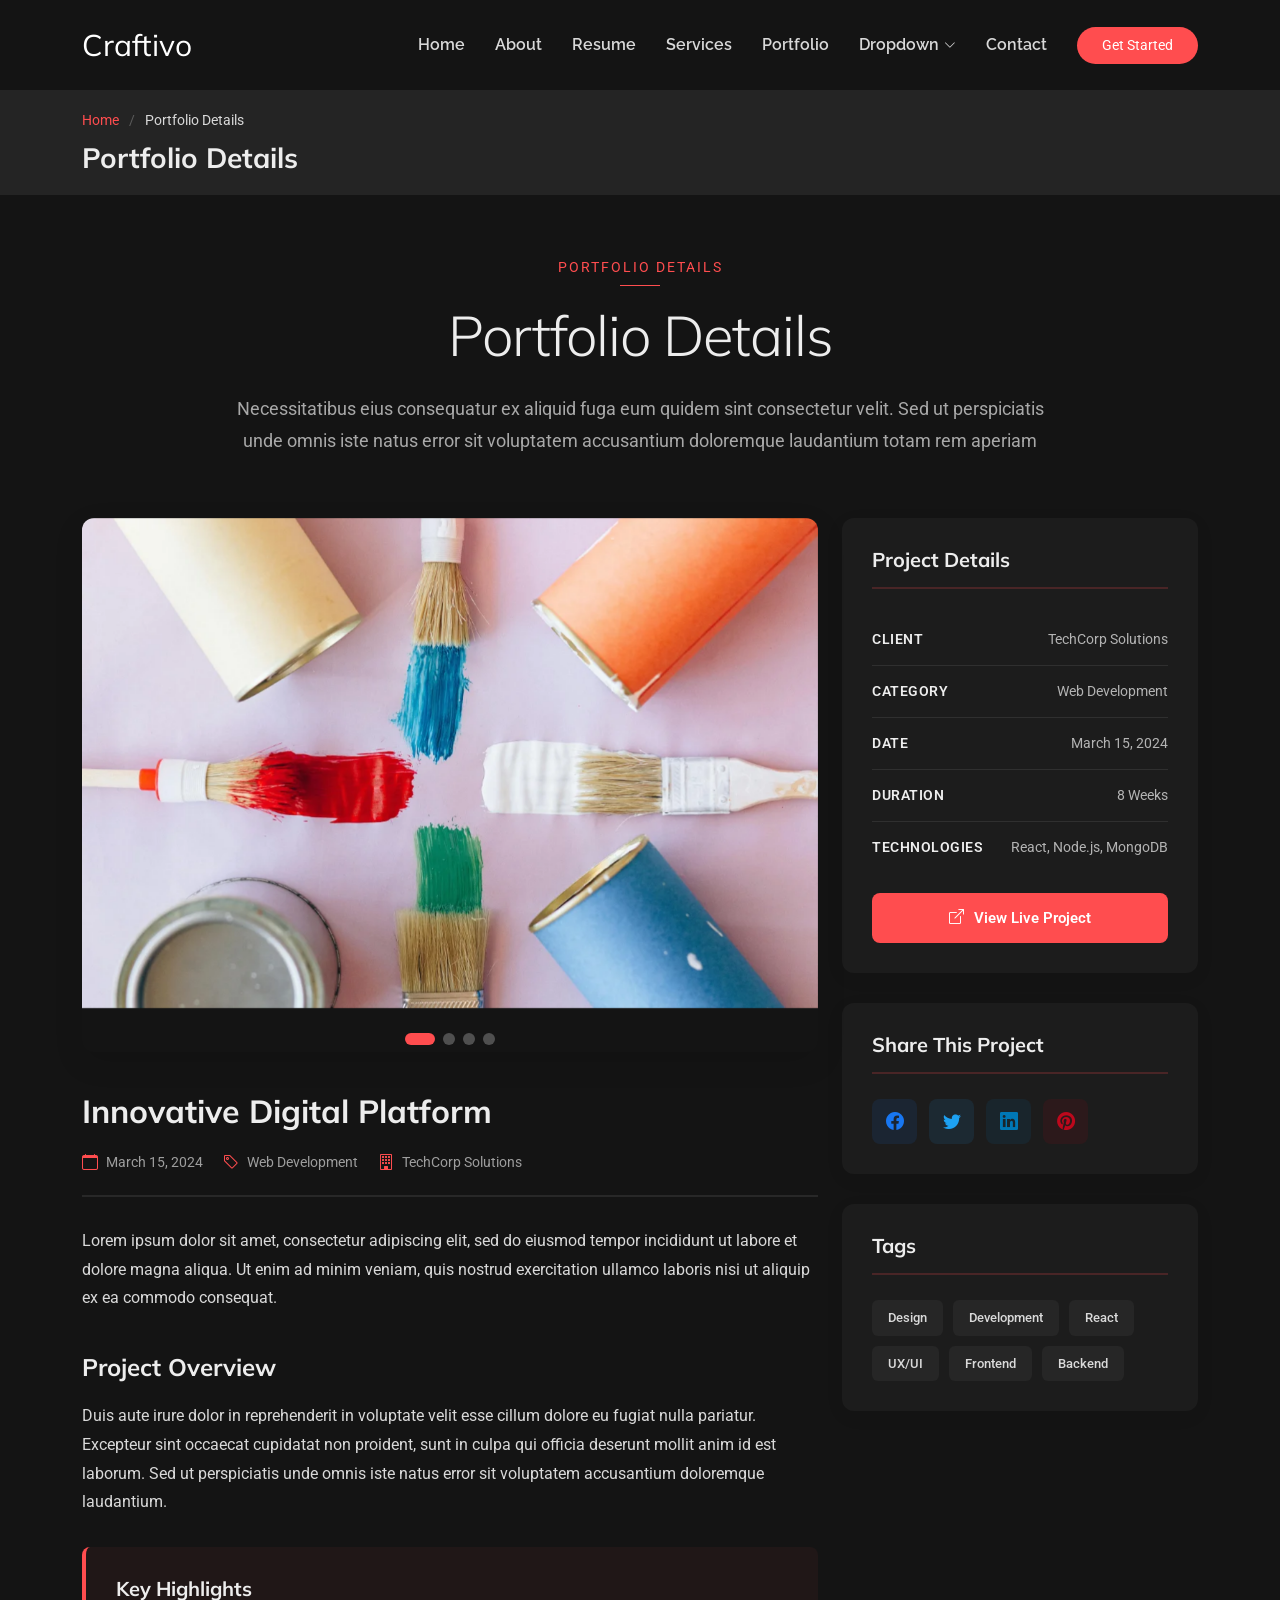
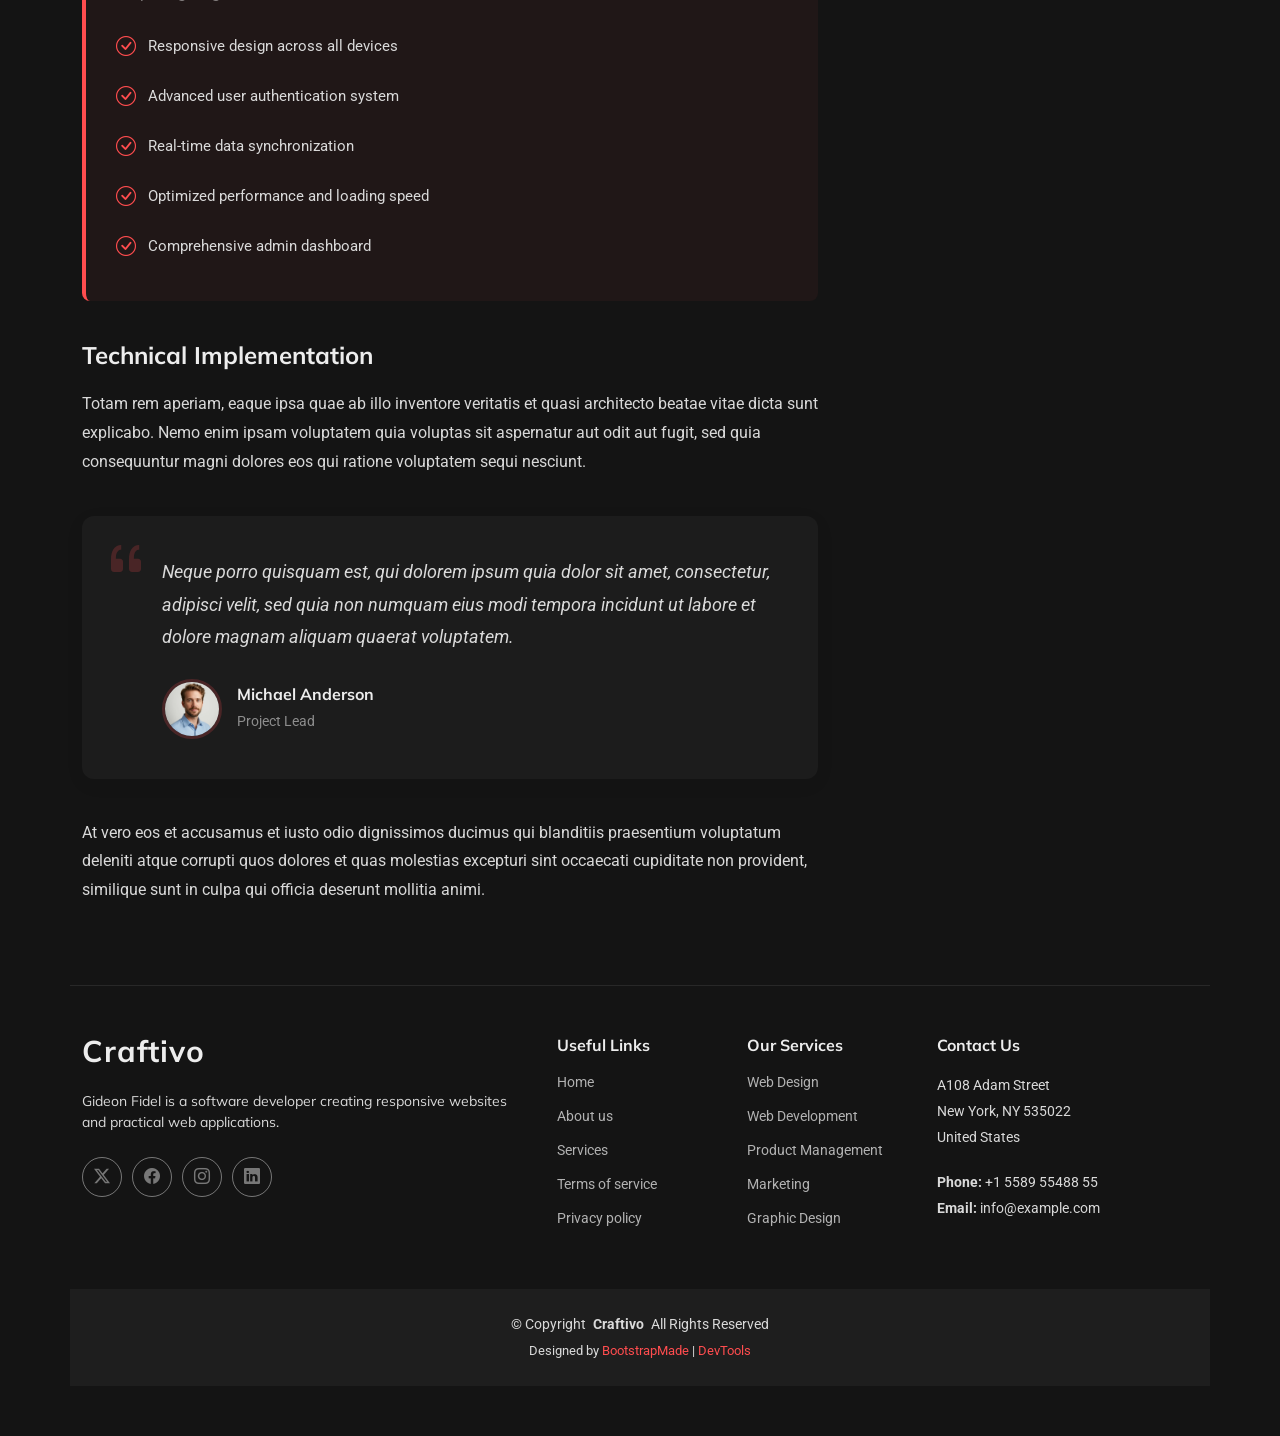
<file: portfolio-details.html>
<!DOCTYPE html>
<html lang="en">

<head>
  <meta charset="utf-8">
  <meta content="width=device-width, initial-scale=1.0" name="viewport">
  <title>Portfolio Details - Craftivo Bootstrap Template</title>
  <meta name="description" content="">
  <meta name="keywords" content="">

  <!-- Favicons -->
  <link href="assets/img/favicon.png" rel="icon">
  <link href="assets/img/apple-touch-icon.png" rel="apple-touch-icon">

  <!-- Fonts -->
  <link href="https://fonts.googleapis.com" rel="preconnect">
  <link href="https://fonts.gstatic.com" rel="preconnect" crossorigin>
  <link href="https://fonts.googleapis.com/css2?family=Roboto:ital,wght@0,100;0,300;0,400;0,500;0,700;0,900;1,100;1,300;1,400;1,500;1,700;1,900&family=Raleway:ital,wght@0,100;0,200;0,300;0,400;0,500;0,600;0,700;0,800;0,900;1,100;1,200;1,300;1,400;1,500;1,600;1,700;1,800;1,900&family=Mulish:ital,wght@0,200;0,300;0,400;0,500;0,600;0,700;0,800;0,900;1,200;1,300;1,400;1,500;1,600;1,700;1,800;1,900&display=swap" rel="stylesheet">

  <!-- Vendor CSS Files -->
  <link href="assets/vendor/bootstrap/css/bootstrap.min.css" rel="stylesheet">
  <link href="assets/vendor/bootstrap-icons/bootstrap-icons.css" rel="stylesheet">
  <link href="assets/vendor/aos/aos.css" rel="stylesheet">
  <link href="assets/vendor/glightbox/css/glightbox.min.css" rel="stylesheet">
  <link href="assets/vendor/swiper/swiper-bundle.min.css" rel="stylesheet">

  <!-- Main CSS File -->
  <link href="assets/css/main.css" rel="stylesheet">

  <!-- =======================================================
  * Template Name: Craftivo
  * Template URL: https://bootstrapmade.com/craftivo-bootstrap-portfolio-template/
  * Updated: Oct 04 2025 with Bootstrap v5.3.8
  * Author: BootstrapMade.com
  * License: https://bootstrapmade.com/license/
  ======================================================== -->
</head>

<body class="portfolio-details-page">

  <header id="header" class="header d-flex align-items-center sticky-top">
    <div class="container-fluid container-xl position-relative d-flex align-items-center">

      <a href="index.html" class="logo d-flex align-items-center me-auto">
        <!-- Uncomment the line below if you also wish to use an image logo -->
        <!-- <img src="assets/img/logo.webp" alt=""> -->
        <h1 class="sitename">Craftivo</h1>
      </a>

      <nav id="navmenu" class="navmenu">
        <ul>
          <li><a href="#hero">Home</a></li>
          <li><a href="#about">About</a></li>
          <li><a href="#resume">Resume</a></li>
          <li><a href="#services">Services</a></li>
          <li><a href="#portfolio">Portfolio</a></li>
          <li class="dropdown"><a href="#"><span>Dropdown</span> <i class="bi bi-chevron-down toggle-dropdown"></i></a>
            <ul>
              <li><a href="#">Dropdown 1</a></li>
              <li class="dropdown"><a href="#"><span>Deep Dropdown</span> <i class="bi bi-chevron-down toggle-dropdown"></i></a>
                <ul>
                  <li><a href="#">Deep Dropdown 1</a></li>
                  <li><a href="#">Deep Dropdown 2</a></li>
                  <li><a href="#">Deep Dropdown 3</a></li>
                  <li><a href="#">Deep Dropdown 4</a></li>
                  <li><a href="#">Deep Dropdown 5</a></li>
                </ul>
              </li>
              <li><a href="#">Dropdown 2</a></li>
              <li><a href="#">Dropdown 3</a></li>
              <li><a href="#">Dropdown 4</a></li>
            </ul>
          </li>
          <li><a href="#contact">Contact</a></li>
        </ul>
        <i class="mobile-nav-toggle d-xl-none bi bi-list"></i>
      </nav>

      <a class="btn-getstarted" href="#about">Get Started</a>

    </div>
  </header>

  <main class="main">

    <!-- Page Title -->
    <div class="page-title light-background">
      <div class="container">
        <nav class="breadcrumbs">
          <ol>
            <li><a href="index.html">Home</a></li>
            <li class="current">Portfolio Details</li>
          </ol>
        </nav>
        <h1>Portfolio Details</h1>
      </div>
    </div><!-- End Page Title -->

    <!-- Portfolio Details Section -->
    <section id="portfolio-details" class="portfolio-details section">

      <!-- Section Title -->
      <div class="container section-title" data-aos="fade-up">
        <span class="subtitle">Portfolio Details</span>
        <h2>Portfolio Details</h2>
        <p>Necessitatibus eius consequatur ex aliquid fuga eum quidem sint consectetur velit. Sed ut perspiciatis unde omnis iste natus error sit voluptatem accusantium doloremque laudantium totam rem aperiam</p>
      </div><!-- End Section Title -->

      <div class="container" data-aos="fade-up" data-aos-delay="100">

        <div class="row gy-5">

          <div class="col-lg-8">

            <div class="portfolio-details-slider swiper init-swiper">
              <script type="application/json" class="swiper-config">
                {
                  "loop": true,
                  "speed": 600,
                  "autoplay": {
                    "delay": 4000
                  },
                  "slidesPerView": 1,
                  "spaceBetween": 0,
                  "effect": "fade",
                  "pagination": {
                    "el": ".swiper-pagination",
                    "type": "bullets",
                    "clickable": true
                  }
                }
              </script>
              <div class="swiper-wrapper">

                <div class="swiper-slide">
                  <img src="assets/img/portfolio/portfolio-3.webp" alt="Portfolio Image" class="img-fluid">
                </div>

                <div class="swiper-slide">
                  <img src="assets/img/portfolio/portfolio-6.webp" alt="Portfolio Image" class="img-fluid">
                </div>

                <div class="swiper-slide">
                  <img src="assets/img/portfolio/portfolio-9.webp" alt="Portfolio Image" class="img-fluid">
                </div>

                <div class="swiper-slide">
                  <img src="assets/img/portfolio/portfolio-11.webp" alt="Portfolio Image" class="img-fluid">
                </div>

              </div>
              <div class="swiper-pagination"></div>
            </div>

            <div class="portfolio-content" data-aos="fade-up" data-aos-delay="200">
              <h2>Innovative Digital Platform</h2>

              <div class="meta-info">
                <span class="date"><i class="bi bi-calendar"></i> March 15, 2024</span>
                <span class="category"><i class="bi bi-tag"></i> Web Development</span>
                <span class="client"><i class="bi bi-building"></i> TechCorp Solutions</span>
              </div>

              <p>
                Lorem ipsum dolor sit amet, consectetur adipiscing elit, sed do eiusmod tempor incididunt ut labore et dolore magna aliqua. Ut enim ad minim veniam, quis nostrud exercitation ullamco laboris nisi ut aliquip ex ea commodo consequat.
              </p>

              <h3>Project Overview</h3>
              <p>
                Duis aute irure dolor in reprehenderit in voluptate velit esse cillum dolore eu fugiat nulla pariatur. Excepteur sint occaecat cupidatat non proident, sunt in culpa qui officia deserunt mollit anim id est laborum. Sed ut perspiciatis unde omnis iste natus error sit voluptatem accusantium doloremque laudantium.
              </p>

              <div class="highlights-box">
                <h4>Key Highlights</h4>
                <ul>
                  <li><i class="bi bi-check-circle"></i> Responsive design across all devices</li>
                  <li><i class="bi bi-check-circle"></i> Advanced user authentication system</li>
                  <li><i class="bi bi-check-circle"></i> Real-time data synchronization</li>
                  <li><i class="bi bi-check-circle"></i> Optimized performance and loading speed</li>
                  <li><i class="bi bi-check-circle"></i> Comprehensive admin dashboard</li>
                </ul>
              </div>

              <h3>Technical Implementation</h3>
              <p>
                Totam rem aperiam, eaque ipsa quae ab illo inventore veritatis et quasi architecto beatae vitae dicta sunt explicabo. Nemo enim ipsam voluptatem quia voluptas sit aspernatur aut odit aut fugit, sed quia consequuntur magni dolores eos qui ratione voluptatem sequi nesciunt.
              </p>

              <blockquote>
                <i class="bi bi-quote quote-icon"></i>
                <p>
                  Neque porro quisquam est, qui dolorem ipsum quia dolor sit amet, consectetur, adipisci velit, sed quia non numquam eius modi tempora incidunt ut labore et dolore magnam aliquam quaerat voluptatem.
                </p>
                <div class="author">
                  <img src="assets/img/person/person-m-7.webp" alt="Author">
                  <div class="author-info">
                    <h5>Michael Anderson</h5>
                    <span>Project Lead</span>
                  </div>
                </div>
              </blockquote>

              <p>
                At vero eos et accusamus et iusto odio dignissimos ducimus qui blanditiis praesentium voluptatum deleniti atque corrupti quos dolores et quas molestias excepturi sint occaecati cupiditate non provident, similique sunt in culpa qui officia deserunt mollitia animi.
              </p>

            </div>

          </div>

          <div class="col-lg-4">

            <div class="sidebar" data-aos="fade-up" data-aos-delay="200">

              <div class="info-card">
                <h3>Project Details</h3>
                <div class="info-item">
                  <span class="label">Client</span>
                  <span class="value">TechCorp Solutions</span>
                </div>
                <div class="info-item">
                  <span class="label">Category</span>
                  <span class="value">Web Development</span>
                </div>
                <div class="info-item">
                  <span class="label">Date</span>
                  <span class="value">March 15, 2024</span>
                </div>
                <div class="info-item">
                  <span class="label">Duration</span>
                  <span class="value">8 Weeks</span>
                </div>
                <div class="info-item">
                  <span class="label">Technologies</span>
                  <span class="value">React, Node.js, MongoDB</span>
                </div>
                <a href="https://www.example.com" class="btn-primary" target="_blank">
                  <i class="bi bi-box-arrow-up-right"></i> View Live Project
                </a>
              </div>

              <div class="share-card" data-aos="fade-up" data-aos-delay="300">
                <h3>Share This Project</h3>
                <div class="social-links">
                  <a href="#" class="facebook"><i class="bi bi-facebook"></i></a>
                  <a href="#" class="twitter"><i class="bi bi-twitter"></i></a>
                  <a href="#" class="linkedin"><i class="bi bi-linkedin"></i></a>
                  <a href="#" class="pinterest"><i class="bi bi-pinterest"></i></a>
                </div>
              </div>

              <div class="tags-card" data-aos="fade-up" data-aos-delay="400">
                <h3>Tags</h3>
                <div class="tags">
                  <a href="#">Design</a>
                  <a href="#">Development</a>
                  <a href="#">React</a>
                  <a href="#">UX/UI</a>
                  <a href="#">Frontend</a>
                  <a href="#">Backend</a>
                </div>
              </div>

            </div>

          </div>

        </div>

      </div>

    </section><!-- /Portfolio Details Section -->

  </main>

  <footer id="footer" class="footer">

    <div class="container footer-top">
      <div class="row gy-4">
        <div class="col-lg-5 col-md-12 footer-about">
          <a href="index.html" class="logo d-flex align-items-center">
            <span class="sitename">Craftivo</span>
          </a>
          <p>Gideon Fidel is a software developer creating responsive websites and practical web applications.</p>
          <div class="social-links d-flex mt-4">
            <a href=""><i class="bi bi-twitter-x"></i></a>
            <a href=""><i class="bi bi-facebook"></i></a>
            <a href=""><i class="bi bi-instagram"></i></a>
            <a href=""><i class="bi bi-linkedin"></i></a>
          </div>
        </div>

        <div class="col-lg-2 col-6 footer-links">
          <h4>Useful Links</h4>
          <ul>
            <li><a href="#">Home</a></li>
            <li><a href="#">About us</a></li>
            <li><a href="#">Services</a></li>
            <li><a href="#">Terms of service</a></li>
            <li><a href="#">Privacy policy</a></li>
          </ul>
        </div>

        <div class="col-lg-2 col-6 footer-links">
          <h4>Our Services</h4>
          <ul>
            <li><a href="#">Web Design</a></li>
            <li><a href="#">Web Development</a></li>
            <li><a href="#">Product Management</a></li>
            <li><a href="#">Marketing</a></li>
            <li><a href="#">Graphic Design</a></li>
          </ul>
        </div>

        <div class="col-lg-3 col-md-12 footer-contact text-center text-md-start">
          <h4>Contact Us</h4>
          <p>A108 Adam Street</p>
          <p>New York, NY 535022</p>
          <p>United States</p>
          <p class="mt-4"><strong>Phone:</strong> <span>+1 5589 55488 55</span></p>
          <p><strong>Email:</strong> <span>info@example.com</span></p>
        </div>

      </div>
    </div>

    <div class="container copyright text-center mt-4">
      <p>© <span>Copyright</span> <strong class="px-1 sitename">Craftivo</strong> <span>All Rights Reserved</span></p>
      <div class="credits">
        <!-- All the links in the footer should remain intact. -->
        <!-- You can delete the links only if you've purchased the pro version. -->
        <!-- Licensing information: https://bootstrapmade.com/license/ -->
        <!-- Purchase the pro version with working PHP/AJAX contact form: [buy-url] -->
        Designed by <a href="https://bootstrapmade.com/">BootstrapMade</a> | <a href="https://bootstrapmade.com/tools/">DevTools</a>
      </div>
    </div>

  </footer>

  <!-- Scroll Top -->
  <a href="#" id="scroll-top" class="scroll-top d-flex align-items-center justify-content-center"><i class="bi bi-arrow-up-short"></i></a>

  <!-- Preloader -->
  <div id="preloader"></div>

  <!-- Vendor JS Files -->
  <script src="assets/vendor/bootstrap/js/bootstrap.bundle.min.js"></script>
  <script src="assets/vendor/php-email-form/validate.js"></script>
  <script src="assets/vendor/aos/aos.js"></script>
  <script src="assets/vendor/typed.js/typed.umd.js"></script>
  <script src="assets/vendor/waypoints/noframework.waypoints.js"></script>
  <script src="assets/vendor/glightbox/js/glightbox.min.js"></script>
  <script src="assets/vendor/imagesloaded/imagesloaded.pkgd.min.js"></script>
  <script src="assets/vendor/isotope-layout/isotope.pkgd.min.js"></script>
  <script src="assets/vendor/swiper/swiper-bundle.min.js"></script>

  <!-- Main JS File -->
  <script src="assets/js/main.js"></script>

</body>

</html>
</file>
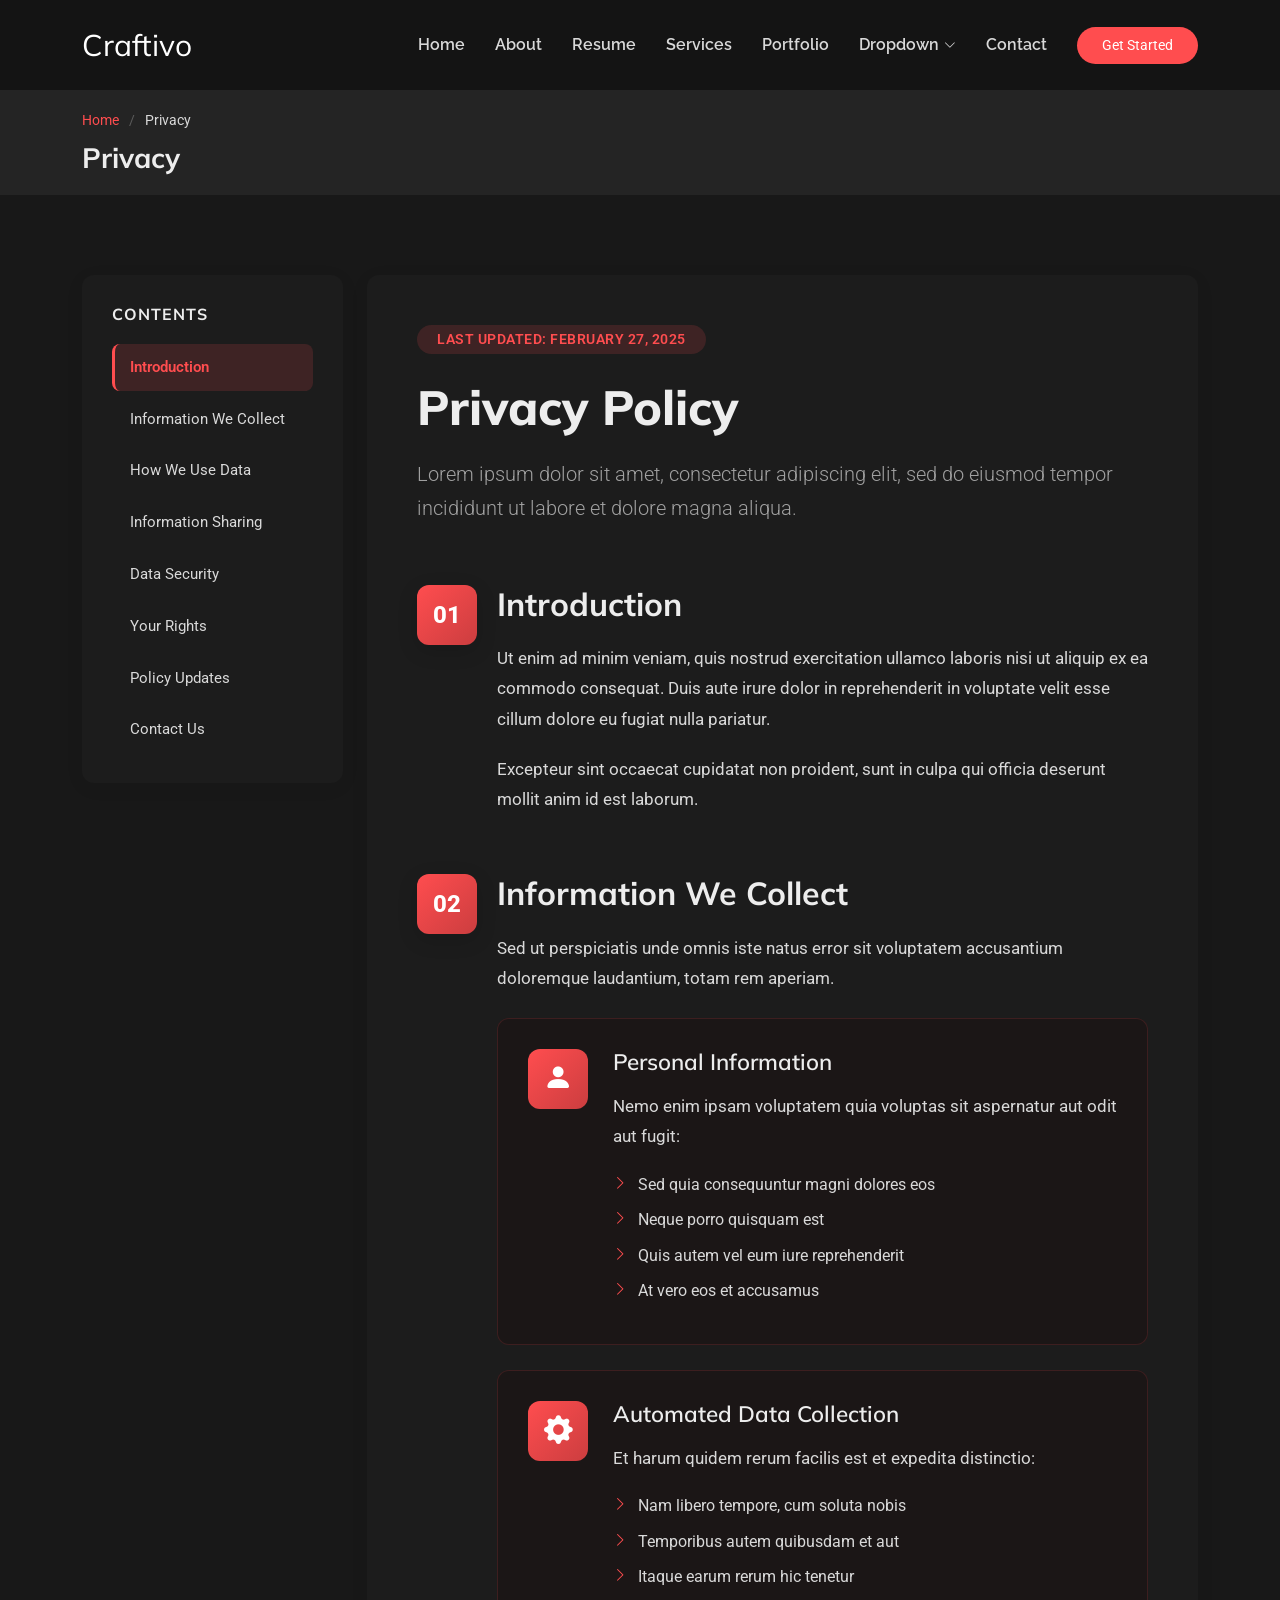
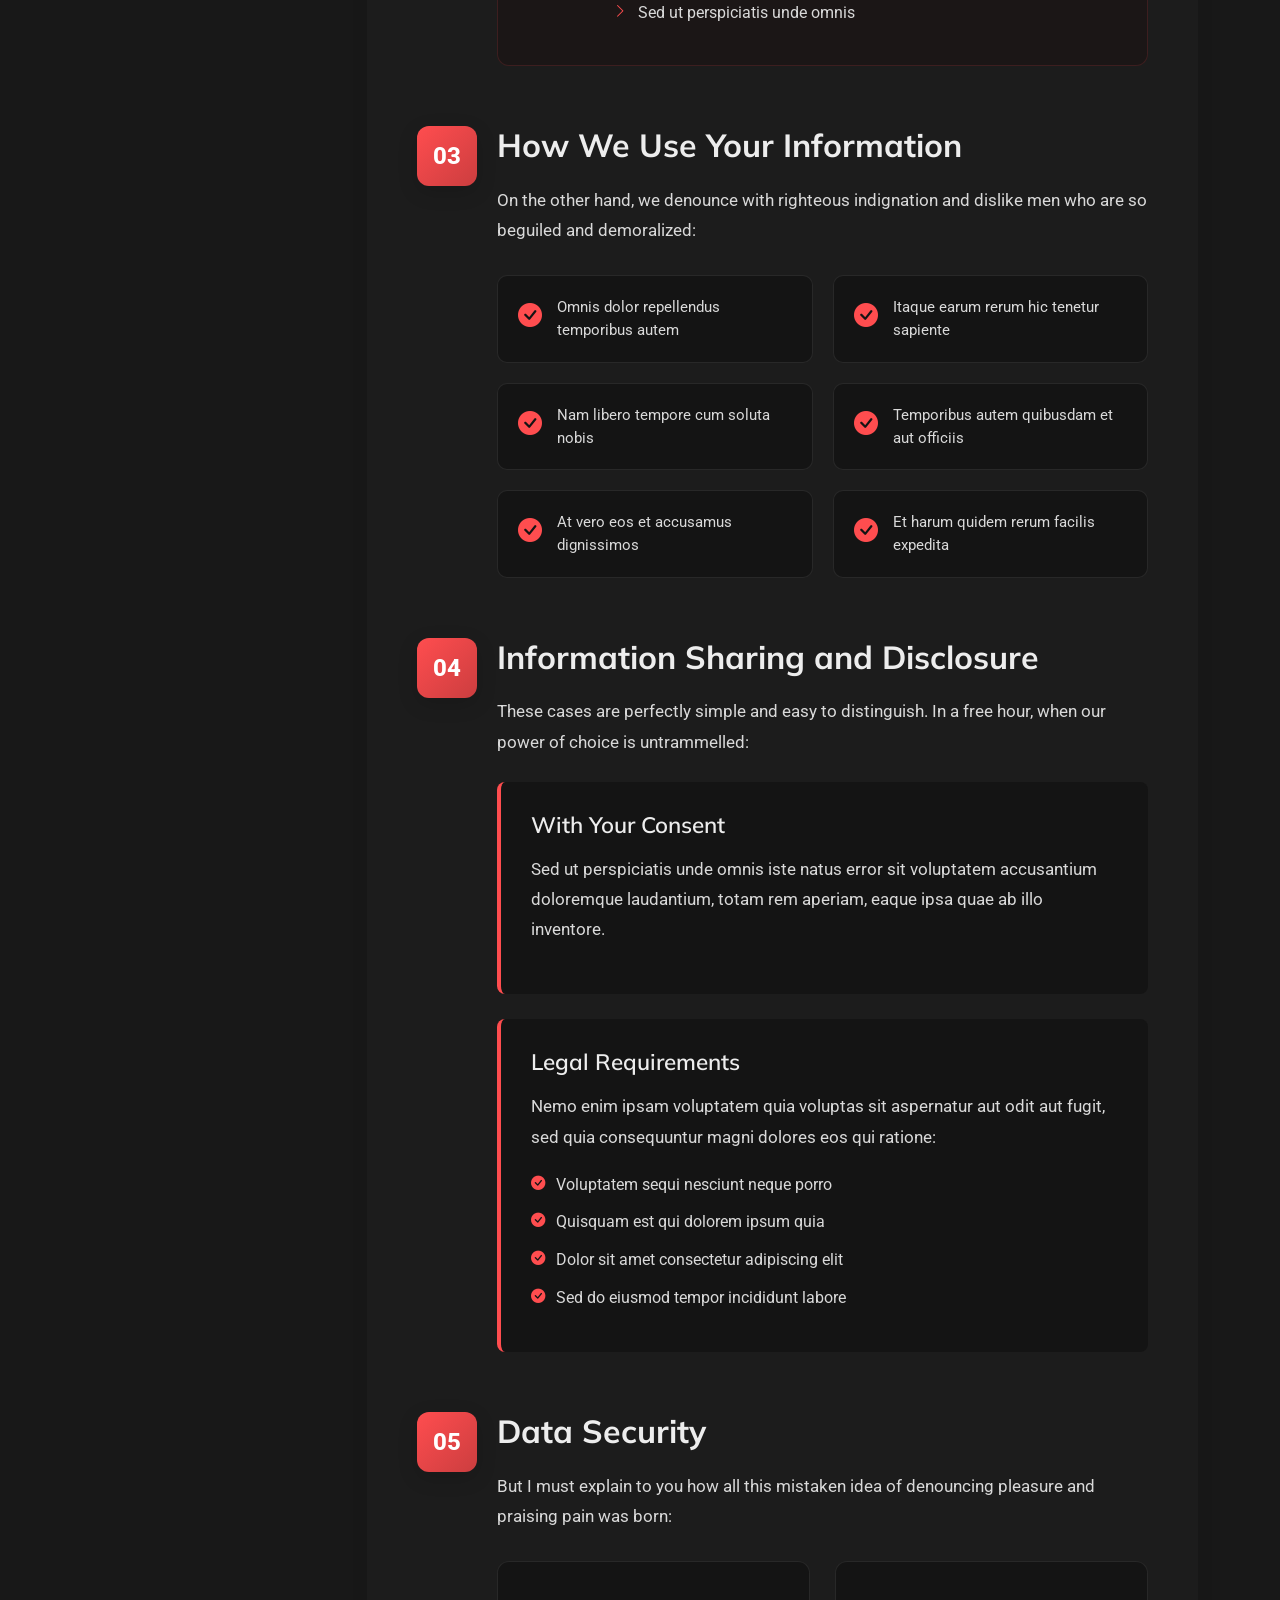
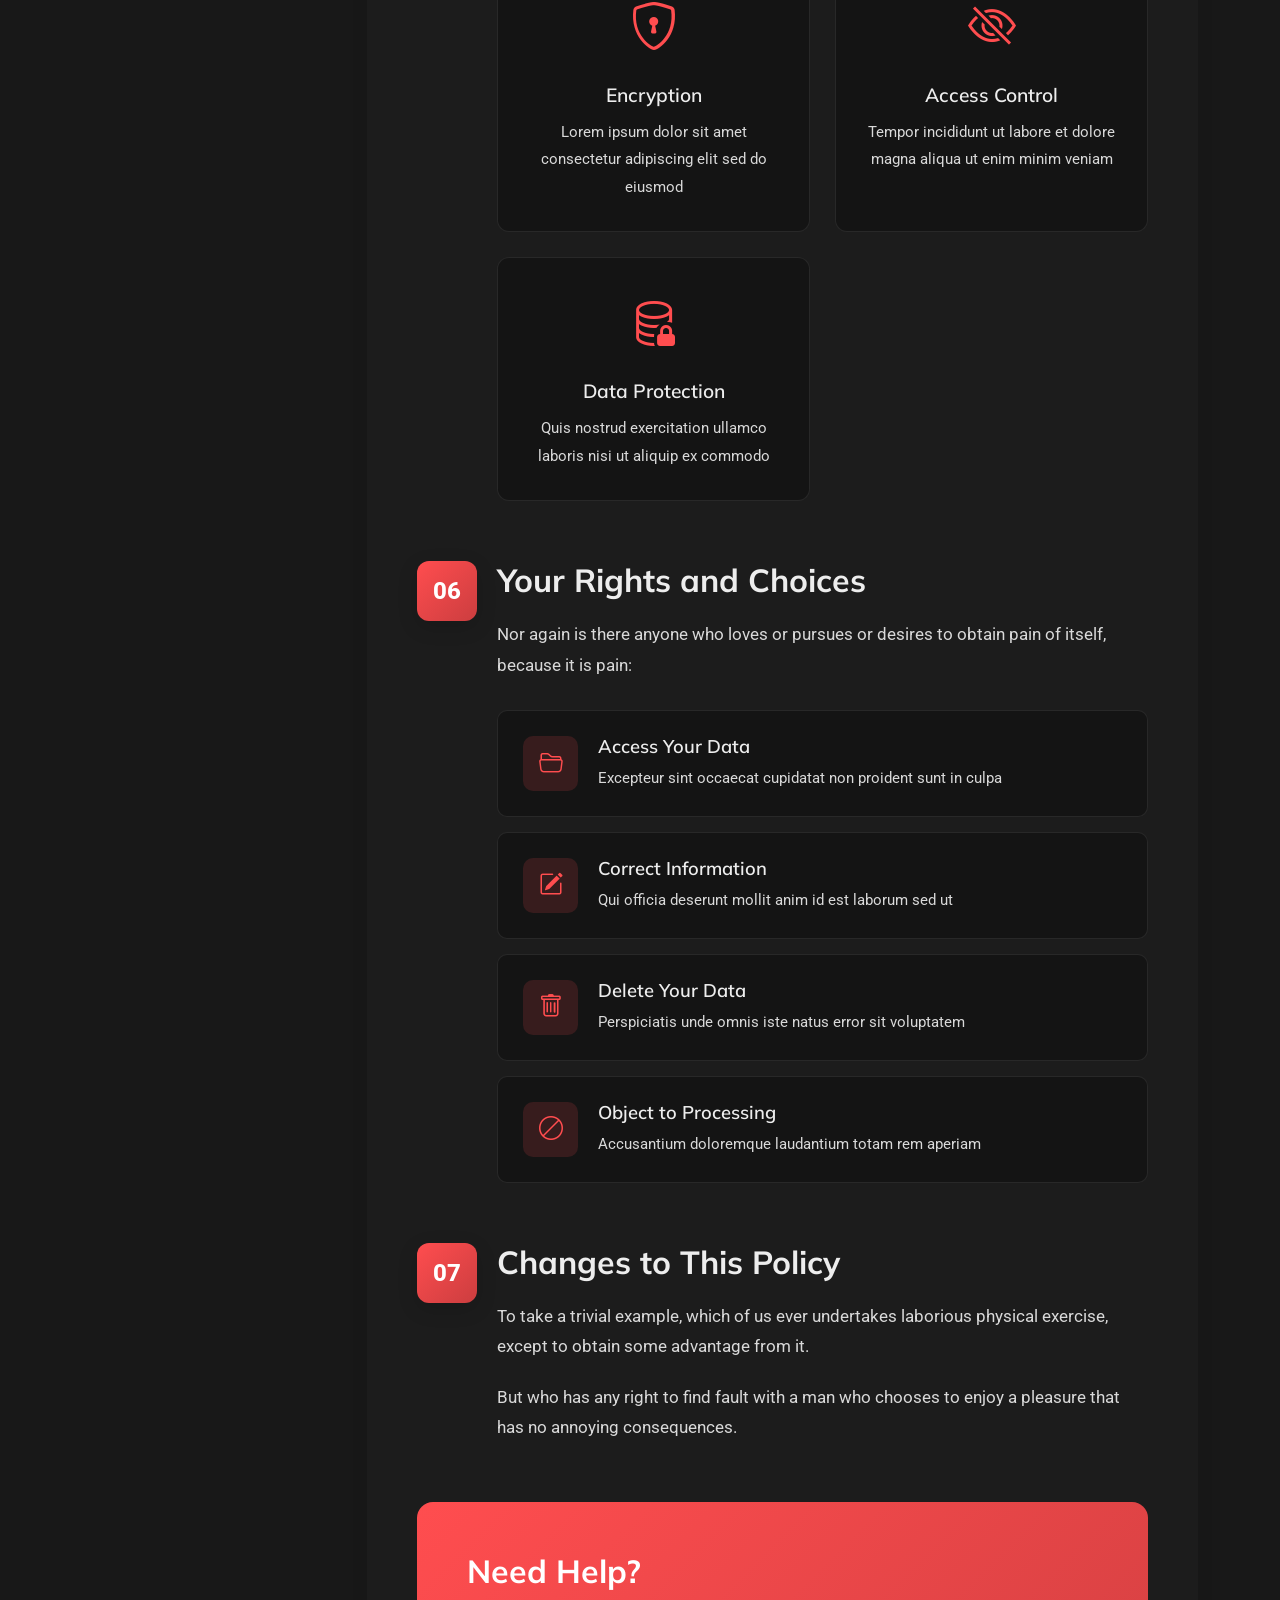
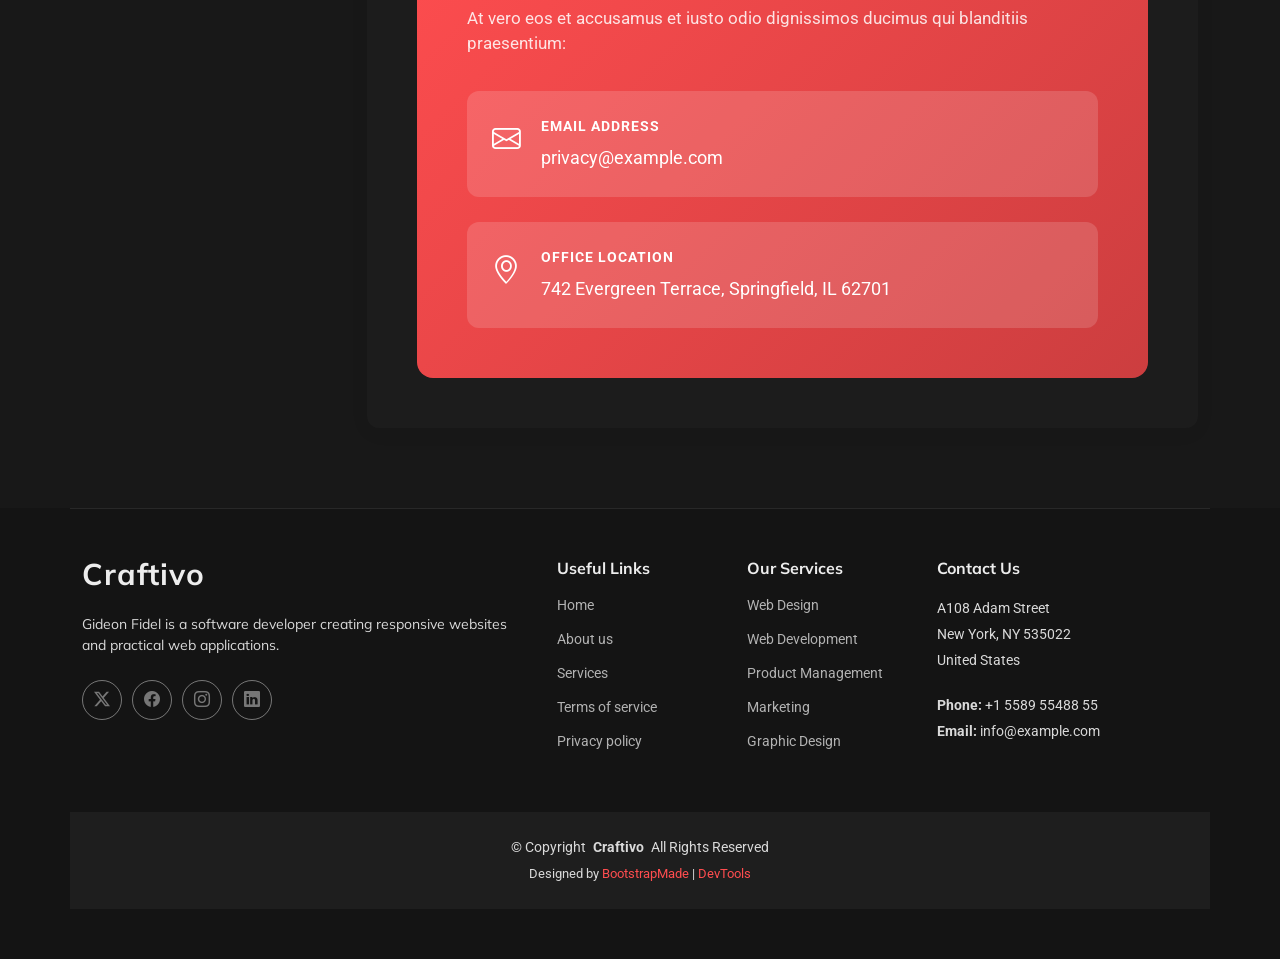
<file: privacy.html>
<!DOCTYPE html>
<html lang="en">

<head>
  <meta charset="utf-8">
  <meta content="width=device-width, initial-scale=1.0" name="viewport">
  <title>Privacy - Craftivo Bootstrap Template</title>
  <meta name="description" content="">
  <meta name="keywords" content="">

  <!-- Favicons -->
  <link href="assets/img/favicon.png" rel="icon">
  <link href="assets/img/apple-touch-icon.png" rel="apple-touch-icon">

  <!-- Fonts -->
  <link href="https://fonts.googleapis.com" rel="preconnect">
  <link href="https://fonts.gstatic.com" rel="preconnect" crossorigin>
  <link href="https://fonts.googleapis.com/css2?family=Roboto:ital,wght@0,100;0,300;0,400;0,500;0,700;0,900;1,100;1,300;1,400;1,500;1,700;1,900&family=Raleway:ital,wght@0,100;0,200;0,300;0,400;0,500;0,600;0,700;0,800;0,900;1,100;1,200;1,300;1,400;1,500;1,600;1,700;1,800;1,900&family=Mulish:ital,wght@0,200;0,300;0,400;0,500;0,600;0,700;0,800;0,900;1,200;1,300;1,400;1,500;1,600;1,700;1,800;1,900&display=swap" rel="stylesheet">

  <!-- Vendor CSS Files -->
  <link href="assets/vendor/bootstrap/css/bootstrap.min.css" rel="stylesheet">
  <link href="assets/vendor/bootstrap-icons/bootstrap-icons.css" rel="stylesheet">
  <link href="assets/vendor/aos/aos.css" rel="stylesheet">
  <link href="assets/vendor/glightbox/css/glightbox.min.css" rel="stylesheet">
  <link href="assets/vendor/swiper/swiper-bundle.min.css" rel="stylesheet">

  <!-- Main CSS File -->
  <link href="assets/css/main.css" rel="stylesheet">

  <!-- =======================================================
  * Template Name: Craftivo
  * Template URL: https://bootstrapmade.com/craftivo-bootstrap-portfolio-template/
  * Updated: Oct 04 2025 with Bootstrap v5.3.8
  * Author: BootstrapMade.com
  * License: https://bootstrapmade.com/license/
  ======================================================== -->
</head>

<body class="privacy-page">

  <header id="header" class="header d-flex align-items-center sticky-top">
    <div class="container-fluid container-xl position-relative d-flex align-items-center">

      <a href="index.html" class="logo d-flex align-items-center me-auto">
        <!-- Uncomment the line below if you also wish to use an image logo -->
        <!-- <img src="assets/img/logo.webp" alt=""> -->
        <h1 class="sitename">Craftivo</h1>
      </a>

      <nav id="navmenu" class="navmenu">
        <ul>
          <li><a href="#hero">Home</a></li>
          <li><a href="#about">About</a></li>
          <li><a href="#resume">Resume</a></li>
          <li><a href="#services">Services</a></li>
          <li><a href="#portfolio">Portfolio</a></li>
          <li class="dropdown"><a href="#"><span>Dropdown</span> <i class="bi bi-chevron-down toggle-dropdown"></i></a>
            <ul>
              <li><a href="#">Dropdown 1</a></li>
              <li class="dropdown"><a href="#"><span>Deep Dropdown</span> <i class="bi bi-chevron-down toggle-dropdown"></i></a>
                <ul>
                  <li><a href="#">Deep Dropdown 1</a></li>
                  <li><a href="#">Deep Dropdown 2</a></li>
                  <li><a href="#">Deep Dropdown 3</a></li>
                  <li><a href="#">Deep Dropdown 4</a></li>
                  <li><a href="#">Deep Dropdown 5</a></li>
                </ul>
              </li>
              <li><a href="#">Dropdown 2</a></li>
              <li><a href="#">Dropdown 3</a></li>
              <li><a href="#">Dropdown 4</a></li>
            </ul>
          </li>
          <li><a href="#contact">Contact</a></li>
        </ul>
        <i class="mobile-nav-toggle d-xl-none bi bi-list"></i>
      </nav>

      <a class="btn-getstarted" href="#about">Get Started</a>

    </div>
  </header>

  <main class="main">

    <!-- Page Title -->
    <div class="page-title light-background">
      <div class="container">
        <nav class="breadcrumbs">
          <ol>
            <li><a href="index.html">Home</a></li>
            <li class="current">Privacy</li>
          </ol>
        </nav>
        <h1>Privacy</h1>
      </div>
    </div><!-- End Page Title -->

    <!-- Privacy Section -->
    <section id="privacy" class="privacy section">

      <div class="container">

        <div class="row">
          <!-- Sidebar Navigation -->
          <div class="col-lg-3">
            <div class="policy-sidebar" data-aos="fade-right">
              <h3>Contents</h3>
              <nav class="policy-nav">
                <a href="#introduction" class="nav-link active">Introduction</a>
                <a href="#information-collect" class="nav-link">Information We Collect</a>
                <a href="#use-information" class="nav-link">How We Use Data</a>
                <a href="#sharing" class="nav-link">Information Sharing</a>
                <a href="#security" class="nav-link">Data Security</a>
                <a href="#rights" class="nav-link">Your Rights</a>
                <a href="#changes" class="nav-link">Policy Updates</a>
                <a href="#contact" class="nav-link">Contact Us</a>
              </nav>
            </div>
          </div>

          <!-- Main Content -->
          <div class="col-lg-9">
            <div class="policy-main">
              <!-- Header -->
              <div class="policy-hero" data-aos="fade-up">
                <div class="badge">Last Updated: February 27, 2025</div>
                <h1>Privacy Policy</h1>
                <p class="lead">Lorem ipsum dolor sit amet, consectetur adipiscing elit, sed do eiusmod tempor incididunt ut labore et dolore magna aliqua.</p>
              </div>

              <!-- Introduction -->
              <div class="policy-section" id="introduction" data-aos="fade-up" data-aos-delay="100">
                <div class="section-number">01</div>
                <h2>Introduction</h2>
                <p>Ut enim ad minim veniam, quis nostrud exercitation ullamco laboris nisi ut aliquip ex ea commodo consequat. Duis aute irure dolor in reprehenderit in voluptate velit esse cillum dolore eu fugiat nulla pariatur.</p>
                <p>Excepteur sint occaecat cupidatat non proident, sunt in culpa qui officia deserunt mollit anim id est laborum.</p>
              </div>

              <!-- Information Collection -->
              <div class="policy-section" id="information-collect" data-aos="fade-up" data-aos-delay="150">
                <div class="section-number">02</div>
                <h2>Information We Collect</h2>
                <p>Sed ut perspiciatis unde omnis iste natus error sit voluptatem accusantium doloremque laudantium, totam rem aperiam.</p>

                <div class="info-card">
                  <div class="card-icon">
                    <i class="bi bi-person-fill"></i>
                  </div>
                  <div class="card-content">
                    <h3>Personal Information</h3>
                    <p>Nemo enim ipsam voluptatem quia voluptas sit aspernatur aut odit aut fugit:</p>
                    <ul>
                      <li>Sed quia consequuntur magni dolores eos</li>
                      <li>Neque porro quisquam est</li>
                      <li>Quis autem vel eum iure reprehenderit</li>
                      <li>At vero eos et accusamus</li>
                    </ul>
                  </div>
                </div>

                <div class="info-card">
                  <div class="card-icon">
                    <i class="bi bi-gear-fill"></i>
                  </div>
                  <div class="card-content">
                    <h3>Automated Data Collection</h3>
                    <p>Et harum quidem rerum facilis est et expedita distinctio:</p>
                    <ul>
                      <li>Nam libero tempore, cum soluta nobis</li>
                      <li>Temporibus autem quibusdam et aut</li>
                      <li>Itaque earum rerum hic tenetur</li>
                      <li>Sed ut perspiciatis unde omnis</li>
                    </ul>
                  </div>
                </div>
              </div>

              <!-- Use of Information -->
              <div class="policy-section" id="use-information" data-aos="fade-up" data-aos-delay="200">
                <div class="section-number">03</div>
                <h2>How We Use Your Information</h2>
                <p>On the other hand, we denounce with righteous indignation and dislike men who are so beguiled and demoralized:</p>
                <div class="usage-grid">
                  <div class="usage-item">
                    <i class="bi bi-check-circle-fill"></i>
                    <span>Omnis dolor repellendus temporibus autem</span>
                  </div>
                  <div class="usage-item">
                    <i class="bi bi-check-circle-fill"></i>
                    <span>Itaque earum rerum hic tenetur sapiente</span>
                  </div>
                  <div class="usage-item">
                    <i class="bi bi-check-circle-fill"></i>
                    <span>Nam libero tempore cum soluta nobis</span>
                  </div>
                  <div class="usage-item">
                    <i class="bi bi-check-circle-fill"></i>
                    <span>Temporibus autem quibusdam et aut officiis</span>
                  </div>
                  <div class="usage-item">
                    <i class="bi bi-check-circle-fill"></i>
                    <span>At vero eos et accusamus dignissimos</span>
                  </div>
                  <div class="usage-item">
                    <i class="bi bi-check-circle-fill"></i>
                    <span>Et harum quidem rerum facilis expedita</span>
                  </div>
                </div>
              </div>

              <!-- Information Sharing -->
              <div class="policy-section" id="sharing" data-aos="fade-up" data-aos-delay="250">
                <div class="section-number">04</div>
                <h2>Information Sharing and Disclosure</h2>
                <p>These cases are perfectly simple and easy to distinguish. In a free hour, when our power of choice is untrammelled:</p>

                <div class="sharing-box">
                  <h3>With Your Consent</h3>
                  <p>Sed ut perspiciatis unde omnis iste natus error sit voluptatem accusantium doloremque laudantium, totam rem aperiam, eaque ipsa quae ab illo inventore.</p>
                </div>

                <div class="sharing-box">
                  <h3>Legal Requirements</h3>
                  <p>Nemo enim ipsam voluptatem quia voluptas sit aspernatur aut odit aut fugit, sed quia consequuntur magni dolores eos qui ratione:</p>
                  <ul>
                    <li>Voluptatem sequi nesciunt neque porro</li>
                    <li>Quisquam est qui dolorem ipsum quia</li>
                    <li>Dolor sit amet consectetur adipiscing elit</li>
                    <li>Sed do eiusmod tempor incididunt labore</li>
                  </ul>
                </div>
              </div>

              <!-- Data Security -->
              <div class="policy-section" id="security" data-aos="fade-up" data-aos-delay="300">
                <div class="section-number">05</div>
                <h2>Data Security</h2>
                <p>But I must explain to you how all this mistaken idea of denouncing pleasure and praising pain was born:</p>
                <div class="security-features">
                  <div class="feature">
                    <i class="bi bi-shield-lock"></i>
                    <h4>Encryption</h4>
                    <p>Lorem ipsum dolor sit amet consectetur adipiscing elit sed do eiusmod</p>
                  </div>
                  <div class="feature">
                    <i class="bi bi-eye-slash"></i>
                    <h4>Access Control</h4>
                    <p>Tempor incididunt ut labore et dolore magna aliqua ut enim minim veniam</p>
                  </div>
                  <div class="feature">
                    <i class="bi bi-database-lock"></i>
                    <h4>Data Protection</h4>
                    <p>Quis nostrud exercitation ullamco laboris nisi ut aliquip ex commodo</p>
                  </div>
                </div>
              </div>

              <!-- Your Rights -->
              <div class="policy-section" id="rights" data-aos="fade-up" data-aos-delay="100">
                <div class="section-number">06</div>
                <h2>Your Rights and Choices</h2>
                <p>Nor again is there anyone who loves or pursues or desires to obtain pain of itself, because it is pain:</p>
                <div class="rights-list">
                  <div class="right-item">
                    <div class="right-icon"><i class="bi bi-folder2-open"></i></div>
                    <div class="right-content">
                      <h4>Access Your Data</h4>
                      <p>Excepteur sint occaecat cupidatat non proident sunt in culpa</p>
                    </div>
                  </div>
                  <div class="right-item">
                    <div class="right-icon"><i class="bi bi-pencil-square"></i></div>
                    <div class="right-content">
                      <h4>Correct Information</h4>
                      <p>Qui officia deserunt mollit anim id est laborum sed ut</p>
                    </div>
                  </div>
                  <div class="right-item">
                    <div class="right-icon"><i class="bi bi-trash"></i></div>
                    <div class="right-content">
                      <h4>Delete Your Data</h4>
                      <p>Perspiciatis unde omnis iste natus error sit voluptatem</p>
                    </div>
                  </div>
                  <div class="right-item">
                    <div class="right-icon"><i class="bi bi-ban"></i></div>
                    <div class="right-content">
                      <h4>Object to Processing</h4>
                      <p>Accusantium doloremque laudantium totam rem aperiam</p>
                    </div>
                  </div>
                </div>
              </div>

              <!-- Policy Updates -->
              <div class="policy-section" id="changes" data-aos="fade-up" data-aos-delay="150">
                <div class="section-number">07</div>
                <h2>Changes to This Policy</h2>
                <p>To take a trivial example, which of us ever undertakes laborious physical exercise, except to obtain some advantage from it.</p>
                <p>But who has any right to find fault with a man who chooses to enjoy a pleasure that has no annoying consequences.</p>
              </div>

              <!-- Contact Section -->
              <div class="policy-contact" id="contact" data-aos="fade-up" data-aos-delay="200">
                <div class="contact-card">
                  <h2>Need Help?</h2>
                  <p>At vero eos et accusamus et iusto odio dignissimos ducimus qui blanditiis praesentium:</p>
                  <div class="contact-info">
                    <div class="info-item">
                      <i class="bi bi-envelope"></i>
                      <div>
                        <strong>Email Address</strong>
                        <span>privacy@example.com</span>
                      </div>
                    </div>
                    <div class="info-item">
                      <i class="bi bi-geo-alt"></i>
                      <div>
                        <strong>Office Location</strong>
                        <span>742 Evergreen Terrace, Springfield, IL 62701</span>
                      </div>
                    </div>
                  </div>
                </div>
              </div>

            </div>
          </div>

        </div>

      </div>

    </section><!-- /Privacy Section -->

  </main>

  <footer id="footer" class="footer">

    <div class="container footer-top">
      <div class="row gy-4">
        <div class="col-lg-5 col-md-12 footer-about">
          <a href="index.html" class="logo d-flex align-items-center">
            <span class="sitename">Craftivo</span>
          </a>
          <p>Gideon Fidel is a software developer creating responsive websites and practical web applications.</p>
          <div class="social-links d-flex mt-4">
            <a href=""><i class="bi bi-twitter-x"></i></a>
            <a href=""><i class="bi bi-facebook"></i></a>
            <a href=""><i class="bi bi-instagram"></i></a>
            <a href=""><i class="bi bi-linkedin"></i></a>
          </div>
        </div>

        <div class="col-lg-2 col-6 footer-links">
          <h4>Useful Links</h4>
          <ul>
            <li><a href="#">Home</a></li>
            <li><a href="#">About us</a></li>
            <li><a href="#">Services</a></li>
            <li><a href="#">Terms of service</a></li>
            <li><a href="#">Privacy policy</a></li>
          </ul>
        </div>

        <div class="col-lg-2 col-6 footer-links">
          <h4>Our Services</h4>
          <ul>
            <li><a href="#">Web Design</a></li>
            <li><a href="#">Web Development</a></li>
            <li><a href="#">Product Management</a></li>
            <li><a href="#">Marketing</a></li>
            <li><a href="#">Graphic Design</a></li>
          </ul>
        </div>

        <div class="col-lg-3 col-md-12 footer-contact text-center text-md-start">
          <h4>Contact Us</h4>
          <p>A108 Adam Street</p>
          <p>New York, NY 535022</p>
          <p>United States</p>
          <p class="mt-4"><strong>Phone:</strong> <span>+1 5589 55488 55</span></p>
          <p><strong>Email:</strong> <span>info@example.com</span></p>
        </div>

      </div>
    </div>

    <div class="container copyright text-center mt-4">
      <p>© <span>Copyright</span> <strong class="px-1 sitename">Craftivo</strong> <span>All Rights Reserved</span></p>
      <div class="credits">
        <!-- All the links in the footer should remain intact. -->
        <!-- You can delete the links only if you've purchased the pro version. -->
        <!-- Licensing information: https://bootstrapmade.com/license/ -->
        <!-- Purchase the pro version with working PHP/AJAX contact form: [buy-url] -->
        Designed by <a href="https://bootstrapmade.com/">BootstrapMade</a> | <a href="https://bootstrapmade.com/tools/">DevTools</a>
      </div>
    </div>

  </footer>

  <!-- Scroll Top -->
  <a href="#" id="scroll-top" class="scroll-top d-flex align-items-center justify-content-center"><i class="bi bi-arrow-up-short"></i></a>

  <!-- Preloader -->
  <div id="preloader"></div>

  <!-- Vendor JS Files -->
  <script src="assets/vendor/bootstrap/js/bootstrap.bundle.min.js"></script>
  <script src="assets/vendor/php-email-form/validate.js"></script>
  <script src="assets/vendor/aos/aos.js"></script>
  <script src="assets/vendor/typed.js/typed.umd.js"></script>
  <script src="assets/vendor/waypoints/noframework.waypoints.js"></script>
  <script src="assets/vendor/glightbox/js/glightbox.min.js"></script>
  <script src="assets/vendor/imagesloaded/imagesloaded.pkgd.min.js"></script>
  <script src="assets/vendor/isotope-layout/isotope.pkgd.min.js"></script>
  <script src="assets/vendor/swiper/swiper-bundle.min.js"></script>

  <!-- Main JS File -->
  <script src="assets/js/main.js"></script>

</body>

</html>
</file>
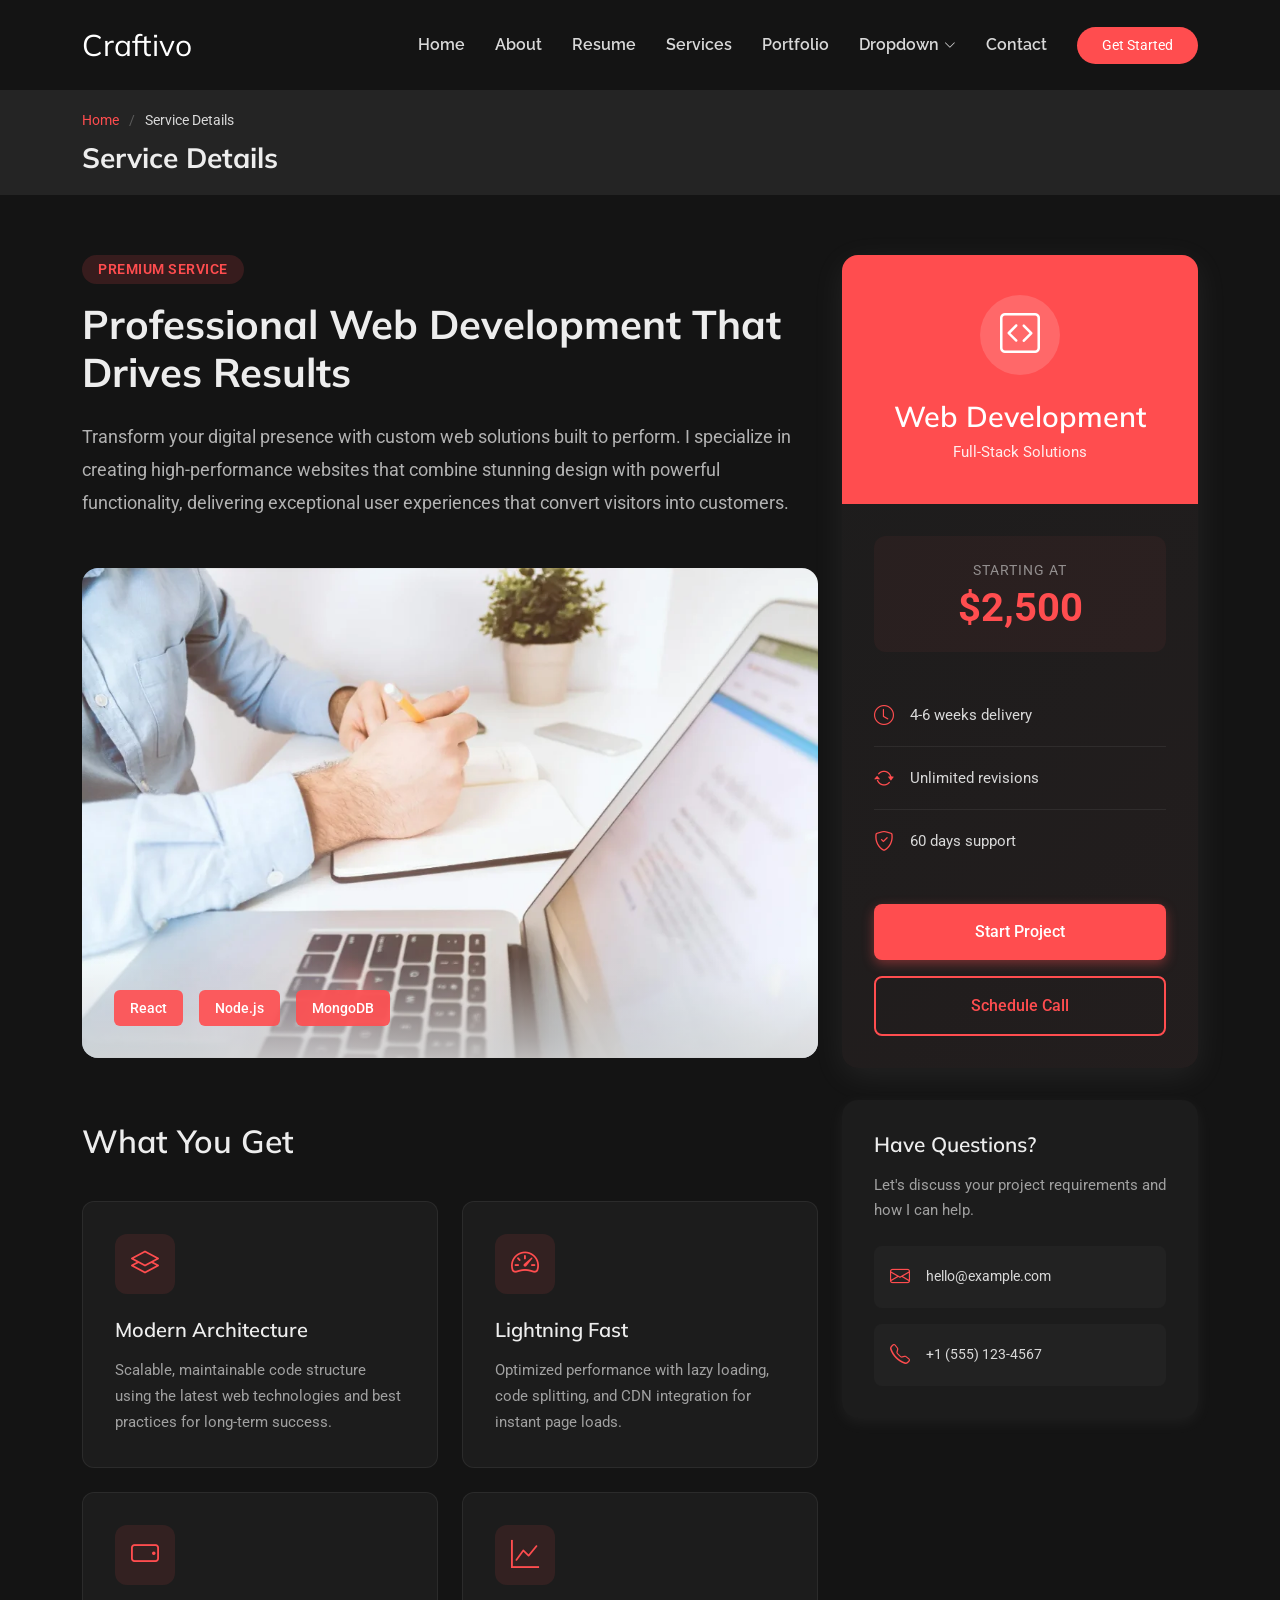
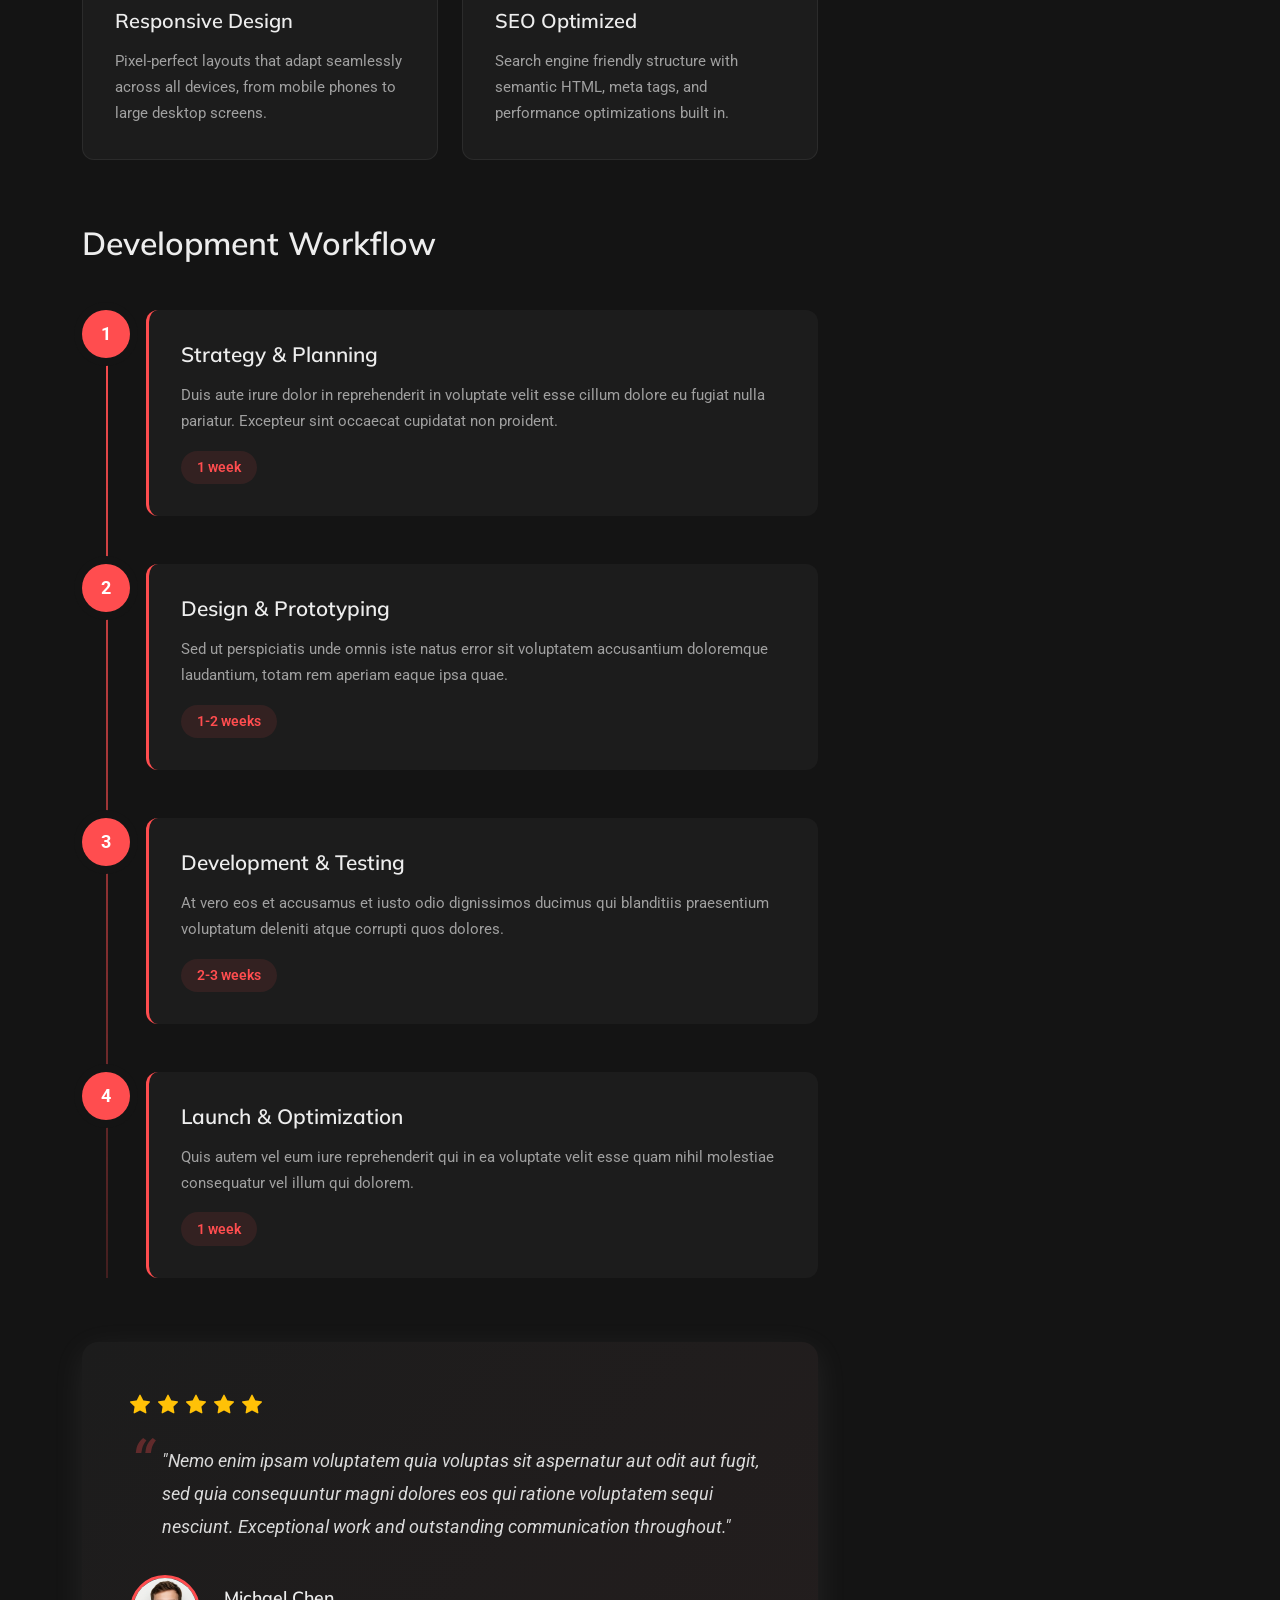
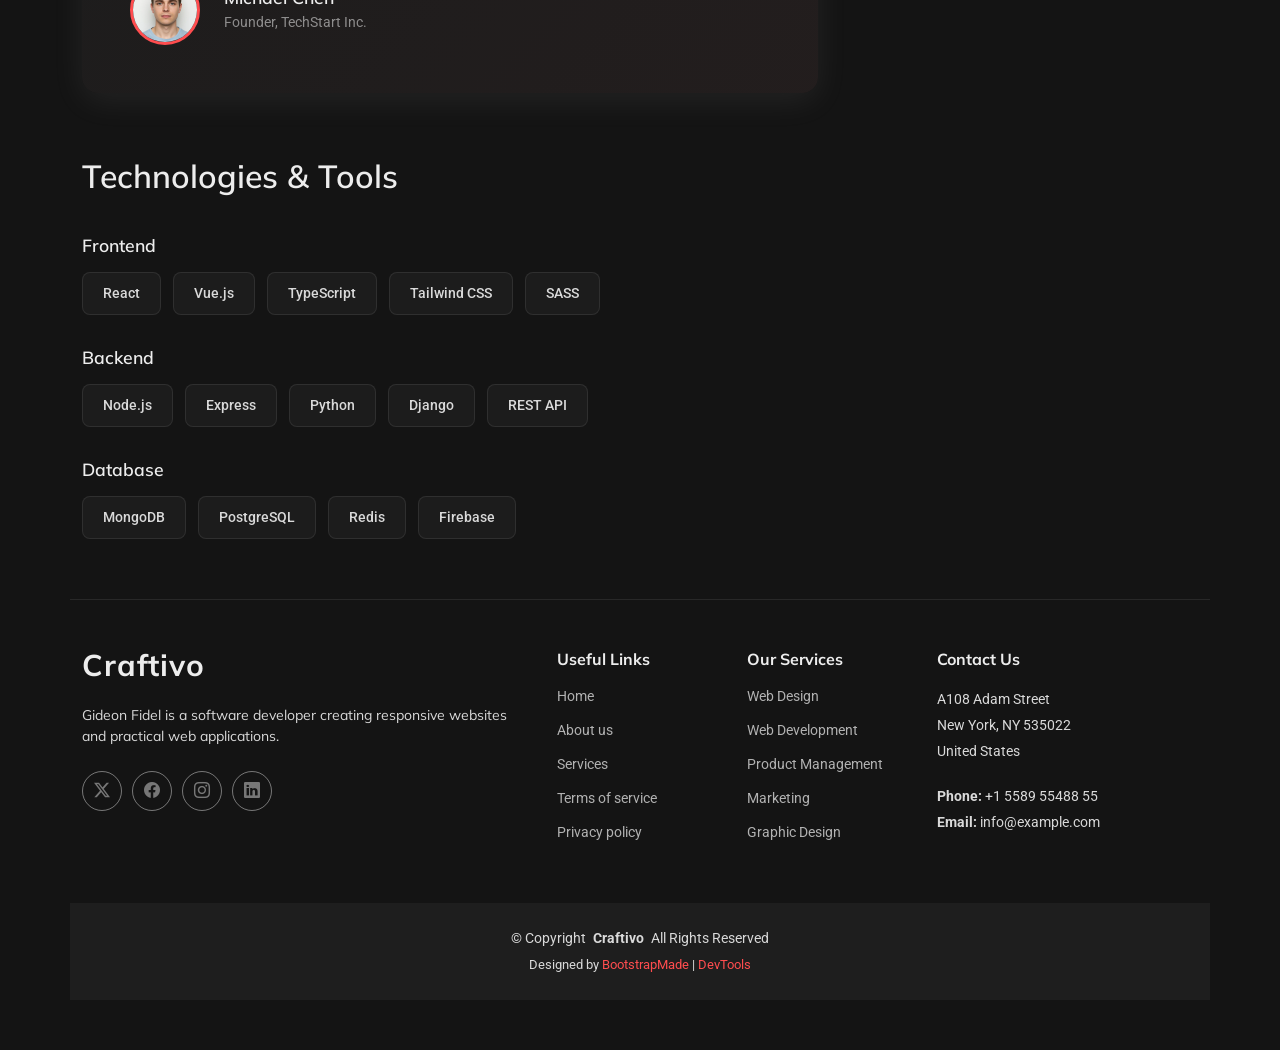
<file: service-details.html>
<!DOCTYPE html>
<html lang="en">

<head>
  <meta charset="utf-8">
  <meta content="width=device-width, initial-scale=1.0" name="viewport">
  <title>Service Details - Craftivo Bootstrap Template</title>
  <meta name="description" content="">
  <meta name="keywords" content="">

  <!-- Favicons -->
  <link href="assets/img/favicon.png" rel="icon">
  <link href="assets/img/apple-touch-icon.png" rel="apple-touch-icon">

  <!-- Fonts -->
  <link href="https://fonts.googleapis.com" rel="preconnect">
  <link href="https://fonts.gstatic.com" rel="preconnect" crossorigin>
  <link href="https://fonts.googleapis.com/css2?family=Roboto:ital,wght@0,100;0,300;0,400;0,500;0,700;0,900;1,100;1,300;1,400;1,500;1,700;1,900&family=Raleway:ital,wght@0,100;0,200;0,300;0,400;0,500;0,600;0,700;0,800;0,900;1,100;1,200;1,300;1,400;1,500;1,600;1,700;1,800;1,900&family=Mulish:ital,wght@0,200;0,300;0,400;0,500;0,600;0,700;0,800;0,900;1,200;1,300;1,400;1,500;1,600;1,700;1,800;1,900&display=swap" rel="stylesheet">

  <!-- Vendor CSS Files -->
  <link href="assets/vendor/bootstrap/css/bootstrap.min.css" rel="stylesheet">
  <link href="assets/vendor/bootstrap-icons/bootstrap-icons.css" rel="stylesheet">
  <link href="assets/vendor/aos/aos.css" rel="stylesheet">
  <link href="assets/vendor/glightbox/css/glightbox.min.css" rel="stylesheet">
  <link href="assets/vendor/swiper/swiper-bundle.min.css" rel="stylesheet">

  <!-- Main CSS File -->
  <link href="assets/css/main.css" rel="stylesheet">

  <!-- =======================================================
  * Template Name: Craftivo
  * Template URL: https://bootstrapmade.com/craftivo-bootstrap-portfolio-template/
  * Updated: Oct 04 2025 with Bootstrap v5.3.8
  * Author: BootstrapMade.com
  * License: https://bootstrapmade.com/license/
  ======================================================== -->
</head>

<body class="service-details-page">

  <header id="header" class="header d-flex align-items-center sticky-top">
    <div class="container-fluid container-xl position-relative d-flex align-items-center">

      <a href="index.html" class="logo d-flex align-items-center me-auto">
        <!-- Uncomment the line below if you also wish to use an image logo -->
        <!-- <img src="assets/img/logo.webp" alt=""> -->
        <h1 class="sitename">Craftivo</h1>
      </a>

      <nav id="navmenu" class="navmenu">
        <ul>
          <li><a href="#hero">Home</a></li>
          <li><a href="#about">About</a></li>
          <li><a href="#resume">Resume</a></li>
          <li><a href="#services">Services</a></li>
          <li><a href="#portfolio">Portfolio</a></li>
          <li class="dropdown"><a href="#"><span>Dropdown</span> <i class="bi bi-chevron-down toggle-dropdown"></i></a>
            <ul>
              <li><a href="#">Dropdown 1</a></li>
              <li class="dropdown"><a href="#"><span>Deep Dropdown</span> <i class="bi bi-chevron-down toggle-dropdown"></i></a>
                <ul>
                  <li><a href="#">Deep Dropdown 1</a></li>
                  <li><a href="#">Deep Dropdown 2</a></li>
                  <li><a href="#">Deep Dropdown 3</a></li>
                  <li><a href="#">Deep Dropdown 4</a></li>
                  <li><a href="#">Deep Dropdown 5</a></li>
                </ul>
              </li>
              <li><a href="#">Dropdown 2</a></li>
              <li><a href="#">Dropdown 3</a></li>
              <li><a href="#">Dropdown 4</a></li>
            </ul>
          </li>
          <li><a href="#contact">Contact</a></li>
        </ul>
        <i class="mobile-nav-toggle d-xl-none bi bi-list"></i>
      </nav>

      <a class="btn-getstarted" href="#about">Get Started</a>

    </div>
  </header>

  <main class="main">

    <!-- Page Title -->
    <div class="page-title light-background">
      <div class="container">
        <nav class="breadcrumbs">
          <ol>
            <li><a href="index.html">Home</a></li>
            <li class="current">Service Details</li>
          </ol>
        </nav>
        <h1>Service Details</h1>
      </div>
    </div><!-- End Page Title -->

    <!-- Service Details Section -->
    <section id="service-details" class="service-details section">

      <div class="container" data-aos="fade-up" data-aos-delay="100">

        <div class="row">

          <div class="col-lg-4 order-lg-2">

            <div class="sticky-sidebar">

              <div class="service-card" data-aos="fade-left" data-aos-delay="200">
                <div class="card-header">
                  <div class="service-icon">
                    <i class="bi bi-code-square"></i>
                  </div>
                  <h3>Web Development</h3>
                  <p class="service-tagline">Full-Stack Solutions</p>
                </div>
                <div class="card-body">
                  <div class="price-tag">
                    <span class="label">Starting at</span>
                    <span class="price">$2,500</span>
                  </div>
                  <ul class="quick-info">
                    <li>
                      <i class="bi bi-clock"></i>
                      <span>4-6 weeks delivery</span>
                    </li>
                    <li>
                      <i class="bi bi-arrow-repeat"></i>
                      <span>Unlimited revisions</span>
                    </li>
                    <li>
                      <i class="bi bi-shield-check"></i>
                      <span>60 days support</span>
                    </li>
                  </ul>
                  <div class="cta-buttons">
                    <a href="#" class="btn-primary">Start Project</a>
                    <a href="#" class="btn-secondary">Schedule Call</a>
                  </div>
                </div>
              </div>

              <div class="contact-card" data-aos="fade-left" data-aos-delay="300">
                <h4>Have Questions?</h4>
                <p>Let's discuss your project requirements and how I can help.</p>
                <div class="contact-methods">
                  <a href="mailto:hello@example.com" class="contact-item">
                    <i class="bi bi-envelope"></i>
                    <span>hello@example.com</span>
                  </a>
                  <a href="tel:+15551234567" class="contact-item">
                    <i class="bi bi-telephone"></i>
                    <span>+1 (555) 123-4567</span>
                  </a>
                </div>
              </div>

            </div>

          </div>

          <div class="col-lg-8 order-lg-1">

            <div class="service-overview" data-aos="fade-up" data-aos-delay="200">
              <div class="overview-header">
                <span class="badge">Premium Service</span>
                <h2>Professional Web Development That Drives Results</h2>
              </div>
              <p class="lead-text">Transform your digital presence with custom web solutions built to perform. I specialize in creating high-performance websites that combine stunning design with powerful functionality, delivering exceptional user experiences that convert visitors into customers.</p>
            </div>

            <div class="service-image-showcase" data-aos="zoom-in" data-aos-delay="300">
              <img src="assets/img/services/services-1.webp" alt="Web Development" class="img-fluid main-image">
              <div class="image-overlay">
                <div class="tech-stack">
                  <span class="tech-item">React</span>
                  <span class="tech-item">Node.js</span>
                  <span class="tech-item">MongoDB</span>
                </div>
              </div>
            </div>

            <div class="features-grid" data-aos="fade-up" data-aos-delay="400">
              <h3 class="section-heading">What You Get</h3>
              <div class="row g-4">
                <div class="col-md-6">
                  <div class="feature-box">
                    <div class="icon-wrapper">
                      <i class="bi bi-layers"></i>
                    </div>
                    <h4>Modern Architecture</h4>
                    <p>Scalable, maintainable code structure using the latest web technologies and best practices for long-term success.</p>
                  </div>
                </div>
                <div class="col-md-6">
                  <div class="feature-box">
                    <div class="icon-wrapper">
                      <i class="bi bi-speedometer2"></i>
                    </div>
                    <h4>Lightning Fast</h4>
                    <p>Optimized performance with lazy loading, code splitting, and CDN integration for instant page loads.</p>
                  </div>
                </div>
                <div class="col-md-6">
                  <div class="feature-box">
                    <div class="icon-wrapper">
                      <i class="bi bi-phone-landscape"></i>
                    </div>
                    <h4>Responsive Design</h4>
                    <p>Pixel-perfect layouts that adapt seamlessly across all devices, from mobile phones to large desktop screens.</p>
                  </div>
                </div>
                <div class="col-md-6">
                  <div class="feature-box">
                    <div class="icon-wrapper">
                      <i class="bi bi-graph-up"></i>
                    </div>
                    <h4>SEO Optimized</h4>
                    <p>Search engine friendly structure with semantic HTML, meta tags, and performance optimizations built in.</p>
                  </div>
                </div>
              </div>
            </div>

            <div class="workflow-section" data-aos="fade-up" data-aos-delay="500">
              <h3 class="section-heading">Development Workflow</h3>
              <div class="timeline">
                <div class="timeline-item">
                  <div class="timeline-marker">1</div>
                  <div class="timeline-content">
                    <h4>Strategy &amp; Planning</h4>
                    <p>Duis aute irure dolor in reprehenderit in voluptate velit esse cillum dolore eu fugiat nulla pariatur. Excepteur sint occaecat cupidatat non proident.</p>
                    <span class="duration">1 week</span>
                  </div>
                </div>
                <div class="timeline-item">
                  <div class="timeline-marker">2</div>
                  <div class="timeline-content">
                    <h4>Design &amp; Prototyping</h4>
                    <p>Sed ut perspiciatis unde omnis iste natus error sit voluptatem accusantium doloremque laudantium, totam rem aperiam eaque ipsa quae.</p>
                    <span class="duration">1-2 weeks</span>
                  </div>
                </div>
                <div class="timeline-item">
                  <div class="timeline-marker">3</div>
                  <div class="timeline-content">
                    <h4>Development &amp; Testing</h4>
                    <p>At vero eos et accusamus et iusto odio dignissimos ducimus qui blanditiis praesentium voluptatum deleniti atque corrupti quos dolores.</p>
                    <span class="duration">2-3 weeks</span>
                  </div>
                </div>
                <div class="timeline-item">
                  <div class="timeline-marker">4</div>
                  <div class="timeline-content">
                    <h4>Launch &amp; Optimization</h4>
                    <p>Quis autem vel eum iure reprehenderit qui in ea voluptate velit esse quam nihil molestiae consequatur vel illum qui dolorem.</p>
                    <span class="duration">1 week</span>
                  </div>
                </div>
              </div>
            </div>

            <div class="testimonial-section" data-aos="fade-up" data-aos-delay="600">
              <div class="testimonial-card">
                <div class="stars">
                  <i class="bi bi-star-fill"></i>
                  <i class="bi bi-star-fill"></i>
                  <i class="bi bi-star-fill"></i>
                  <i class="bi bi-star-fill"></i>
                  <i class="bi bi-star-fill"></i>
                </div>
                <blockquote>
                  "Nemo enim ipsam voluptatem quia voluptas sit aspernatur aut odit aut fugit, sed quia consequuntur magni dolores eos qui ratione voluptatem sequi nesciunt. Exceptional work and outstanding communication throughout."
                </blockquote>
                <div class="client-info">
                  <img src="assets/img/person/person-m-5.webp" alt="Michael Chen" class="client-avatar">
                  <div class="client-details">
                    <h5>Michael Chen</h5>
                    <p>Founder, TechStart Inc.</p>
                  </div>
                </div>
              </div>
            </div>

            <div class="tech-details" data-aos="fade-up" data-aos-delay="700">
              <h3 class="section-heading">Technologies &amp; Tools</h3>
              <div class="tech-categories">
                <div class="tech-category">
                  <h5>Frontend</h5>
                  <div class="tech-tags">
                    <span>React</span>
                    <span>Vue.js</span>
                    <span>TypeScript</span>
                    <span>Tailwind CSS</span>
                    <span>SASS</span>
                  </div>
                </div>
                <div class="tech-category">
                  <h5>Backend</h5>
                  <div class="tech-tags">
                    <span>Node.js</span>
                    <span>Express</span>
                    <span>Python</span>
                    <span>Django</span>
                    <span>REST API</span>
                  </div>
                </div>
                <div class="tech-category">
                  <h5>Database</h5>
                  <div class="tech-tags">
                    <span>MongoDB</span>
                    <span>PostgreSQL</span>
                    <span>Redis</span>
                    <span>Firebase</span>
                  </div>
                </div>
              </div>
            </div>

          </div>

        </div>

      </div>

    </section><!-- /Service Details Section -->

  </main>

  <footer id="footer" class="footer">

    <div class="container footer-top">
      <div class="row gy-4">
        <div class="col-lg-5 col-md-12 footer-about">
          <a href="index.html" class="logo d-flex align-items-center">
            <span class="sitename">Craftivo</span>
          </a>
          <p>Gideon Fidel is a software developer creating responsive websites and practical web applications.</p>
          <div class="social-links d-flex mt-4">
            <a href=""><i class="bi bi-twitter-x"></i></a>
            <a href=""><i class="bi bi-facebook"></i></a>
            <a href=""><i class="bi bi-instagram"></i></a>
            <a href=""><i class="bi bi-linkedin"></i></a>
          </div>
        </div>

        <div class="col-lg-2 col-6 footer-links">
          <h4>Useful Links</h4>
          <ul>
            <li><a href="#">Home</a></li>
            <li><a href="#">About us</a></li>
            <li><a href="#">Services</a></li>
            <li><a href="#">Terms of service</a></li>
            <li><a href="#">Privacy policy</a></li>
          </ul>
        </div>

        <div class="col-lg-2 col-6 footer-links">
          <h4>Our Services</h4>
          <ul>
            <li><a href="#">Web Design</a></li>
            <li><a href="#">Web Development</a></li>
            <li><a href="#">Product Management</a></li>
            <li><a href="#">Marketing</a></li>
            <li><a href="#">Graphic Design</a></li>
          </ul>
        </div>

        <div class="col-lg-3 col-md-12 footer-contact text-center text-md-start">
          <h4>Contact Us</h4>
          <p>A108 Adam Street</p>
          <p>New York, NY 535022</p>
          <p>United States</p>
          <p class="mt-4"><strong>Phone:</strong> <span>+1 5589 55488 55</span></p>
          <p><strong>Email:</strong> <span>info@example.com</span></p>
        </div>

      </div>
    </div>

    <div class="container copyright text-center mt-4">
      <p>© <span>Copyright</span> <strong class="px-1 sitename">Craftivo</strong> <span>All Rights Reserved</span></p>
      <div class="credits">
        <!-- All the links in the footer should remain intact. -->
        <!-- You can delete the links only if you've purchased the pro version. -->
        <!-- Licensing information: https://bootstrapmade.com/license/ -->
        <!-- Purchase the pro version with working PHP/AJAX contact form: [buy-url] -->
        Designed by <a href="https://bootstrapmade.com/">BootstrapMade</a> | <a href="https://bootstrapmade.com/tools/">DevTools</a>
      </div>
    </div>

  </footer>

  <!-- Scroll Top -->
  <a href="#" id="scroll-top" class="scroll-top d-flex align-items-center justify-content-center"><i class="bi bi-arrow-up-short"></i></a>

  <!-- Preloader -->
  <div id="preloader"></div>

  <!-- Vendor JS Files -->
  <script src="assets/vendor/bootstrap/js/bootstrap.bundle.min.js"></script>
  <script src="assets/vendor/php-email-form/validate.js"></script>
  <script src="assets/vendor/aos/aos.js"></script>
  <script src="assets/vendor/typed.js/typed.umd.js"></script>
  <script src="assets/vendor/waypoints/noframework.waypoints.js"></script>
  <script src="assets/vendor/glightbox/js/glightbox.min.js"></script>
  <script src="assets/vendor/imagesloaded/imagesloaded.pkgd.min.js"></script>
  <script src="assets/vendor/isotope-layout/isotope.pkgd.min.js"></script>
  <script src="assets/vendor/swiper/swiper-bundle.min.js"></script>

  <!-- Main JS File -->
  <script src="assets/js/main.js"></script>

</body>

</html>
</file>
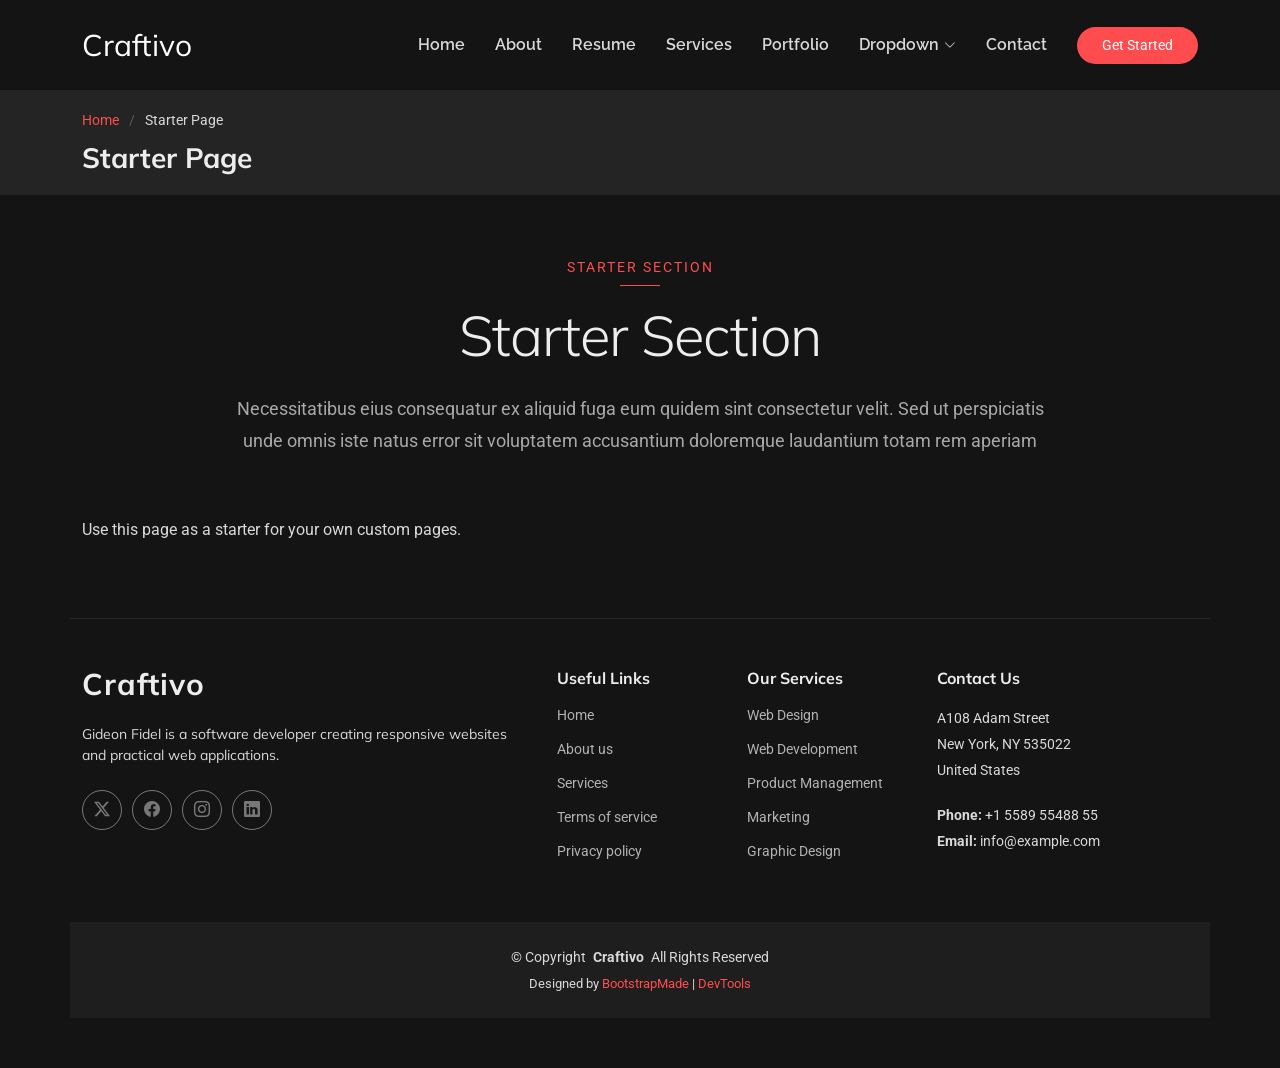
<file: starter-page.html>
<!DOCTYPE html>
<html lang="en">

<head>
  <meta charset="utf-8">
  <meta content="width=device-width, initial-scale=1.0" name="viewport">
  <title>Starter Page - Craftivo Bootstrap Template</title>
  <meta name="description" content="">
  <meta name="keywords" content="">

  <!-- Favicons -->
  <link href="assets/img/favicon.png" rel="icon">
  <link href="assets/img/apple-touch-icon.png" rel="apple-touch-icon">

  <!-- Fonts -->
  <link href="https://fonts.googleapis.com" rel="preconnect">
  <link href="https://fonts.gstatic.com" rel="preconnect" crossorigin>
  <link href="https://fonts.googleapis.com/css2?family=Roboto:ital,wght@0,100;0,300;0,400;0,500;0,700;0,900;1,100;1,300;1,400;1,500;1,700;1,900&family=Raleway:ital,wght@0,100;0,200;0,300;0,400;0,500;0,600;0,700;0,800;0,900;1,100;1,200;1,300;1,400;1,500;1,600;1,700;1,800;1,900&family=Mulish:ital,wght@0,200;0,300;0,400;0,500;0,600;0,700;0,800;0,900;1,200;1,300;1,400;1,500;1,600;1,700;1,800;1,900&display=swap" rel="stylesheet">

  <!-- Vendor CSS Files -->
  <link href="assets/vendor/bootstrap/css/bootstrap.min.css" rel="stylesheet">
  <link href="assets/vendor/bootstrap-icons/bootstrap-icons.css" rel="stylesheet">
  <link href="assets/vendor/aos/aos.css" rel="stylesheet">
  <link href="assets/vendor/glightbox/css/glightbox.min.css" rel="stylesheet">
  <link href="assets/vendor/swiper/swiper-bundle.min.css" rel="stylesheet">

  <!-- Main CSS File -->
  <link href="assets/css/main.css" rel="stylesheet">

  <!-- =======================================================
  * Template Name: Craftivo
  * Template URL: https://bootstrapmade.com/craftivo-bootstrap-portfolio-template/
  * Updated: Oct 04 2025 with Bootstrap v5.3.8
  * Author: BootstrapMade.com
  * License: https://bootstrapmade.com/license/
  ======================================================== -->
</head>

<body class="starter-page-page">

  <header id="header" class="header d-flex align-items-center sticky-top">
    <div class="container-fluid container-xl position-relative d-flex align-items-center">

      <a href="index.html" class="logo d-flex align-items-center me-auto">
        <!-- Uncomment the line below if you also wish to use an image logo -->
        <!-- <img src="assets/img/logo.webp" alt=""> -->
        <h1 class="sitename">Craftivo</h1>
      </a>

      <nav id="navmenu" class="navmenu">
        <ul>
          <li><a href="#hero">Home</a></li>
          <li><a href="#about">About</a></li>
          <li><a href="#resume">Resume</a></li>
          <li><a href="#services">Services</a></li>
          <li><a href="#portfolio">Portfolio</a></li>
          <li class="dropdown"><a href="#"><span>Dropdown</span> <i class="bi bi-chevron-down toggle-dropdown"></i></a>
            <ul>
              <li><a href="#">Dropdown 1</a></li>
              <li class="dropdown"><a href="#"><span>Deep Dropdown</span> <i class="bi bi-chevron-down toggle-dropdown"></i></a>
                <ul>
                  <li><a href="#">Deep Dropdown 1</a></li>
                  <li><a href="#">Deep Dropdown 2</a></li>
                  <li><a href="#">Deep Dropdown 3</a></li>
                  <li><a href="#">Deep Dropdown 4</a></li>
                  <li><a href="#">Deep Dropdown 5</a></li>
                </ul>
              </li>
              <li><a href="#">Dropdown 2</a></li>
              <li><a href="#">Dropdown 3</a></li>
              <li><a href="#">Dropdown 4</a></li>
            </ul>
          </li>
          <li><a href="#contact">Contact</a></li>
        </ul>
        <i class="mobile-nav-toggle d-xl-none bi bi-list"></i>
      </nav>

      <a class="btn-getstarted" href="#about">Get Started</a>

    </div>
  </header>

  <main class="main">

    <!-- Page Title -->
    <div class="page-title light-background">
      <div class="container">
        <nav class="breadcrumbs">
          <ol>
            <li><a href="index.html">Home</a></li>
            <li class="current">Starter Page</li>
          </ol>
        </nav>
        <h1>Starter Page</h1>
      </div>
    </div><!-- End Page Title -->

    <!-- Starter Section Section -->
    <section id="starter-section" class="starter-section section">

      <!-- Section Title -->
      <div class="container section-title" data-aos="fade-up">
        <span class="subtitle">Starter Section</span>
        <h2>Starter Section</h2>
        <p>Necessitatibus eius consequatur ex aliquid fuga eum quidem sint consectetur velit. Sed ut perspiciatis unde omnis iste natus error sit voluptatem accusantium doloremque laudantium totam rem aperiam</p>
      </div><!-- End Section Title -->

      <div class="container" data-aos="fade-up">
        <p>Use this page as a starter for your own custom pages.</p>
      </div>

    </section><!-- /Starter Section Section -->

  </main>

  <footer id="footer" class="footer">

    <div class="container footer-top">
      <div class="row gy-4">
        <div class="col-lg-5 col-md-12 footer-about">
          <a href="index.html" class="logo d-flex align-items-center">
            <span class="sitename">Craftivo</span>
          </a>
          <p>Gideon Fidel is a software developer creating responsive websites and practical web applications.</p>
          <div class="social-links d-flex mt-4">
            <a href=""><i class="bi bi-twitter-x"></i></a>
            <a href=""><i class="bi bi-facebook"></i></a>
            <a href=""><i class="bi bi-instagram"></i></a>
            <a href=""><i class="bi bi-linkedin"></i></a>
          </div>
        </div>

        <div class="col-lg-2 col-6 footer-links">
          <h4>Useful Links</h4>
          <ul>
            <li><a href="#">Home</a></li>
            <li><a href="#">About us</a></li>
            <li><a href="#">Services</a></li>
            <li><a href="#">Terms of service</a></li>
            <li><a href="#">Privacy policy</a></li>
          </ul>
        </div>

        <div class="col-lg-2 col-6 footer-links">
          <h4>Our Services</h4>
          <ul>
            <li><a href="#">Web Design</a></li>
            <li><a href="#">Web Development</a></li>
            <li><a href="#">Product Management</a></li>
            <li><a href="#">Marketing</a></li>
            <li><a href="#">Graphic Design</a></li>
          </ul>
        </div>

        <div class="col-lg-3 col-md-12 footer-contact text-center text-md-start">
          <h4>Contact Us</h4>
          <p>A108 Adam Street</p>
          <p>New York, NY 535022</p>
          <p>United States</p>
          <p class="mt-4"><strong>Phone:</strong> <span>+1 5589 55488 55</span></p>
          <p><strong>Email:</strong> <span>info@example.com</span></p>
        </div>

      </div>
    </div>

    <div class="container copyright text-center mt-4">
      <p>© <span>Copyright</span> <strong class="px-1 sitename">Craftivo</strong> <span>All Rights Reserved</span></p>
      <div class="credits">
        <!-- All the links in the footer should remain intact. -->
        <!-- You can delete the links only if you've purchased the pro version. -->
        <!-- Licensing information: https://bootstrapmade.com/license/ -->
        <!-- Purchase the pro version with working PHP/AJAX contact form: [buy-url] -->
        Designed by <a href="https://bootstrapmade.com/">BootstrapMade</a> | <a href="https://bootstrapmade.com/tools/">DevTools</a>
      </div>
    </div>

  </footer>

  <!-- Scroll Top -->
  <a href="#" id="scroll-top" class="scroll-top d-flex align-items-center justify-content-center"><i class="bi bi-arrow-up-short"></i></a>

  <!-- Preloader -->
  <div id="preloader"></div>

  <!-- Vendor JS Files -->
  <script src="assets/vendor/bootstrap/js/bootstrap.bundle.min.js"></script>
  <script src="assets/vendor/php-email-form/validate.js"></script>
  <script src="assets/vendor/aos/aos.js"></script>
  <script src="assets/vendor/typed.js/typed.umd.js"></script>
  <script src="assets/vendor/waypoints/noframework.waypoints.js"></script>
  <script src="assets/vendor/glightbox/js/glightbox.min.js"></script>
  <script src="assets/vendor/imagesloaded/imagesloaded.pkgd.min.js"></script>
  <script src="assets/vendor/isotope-layout/isotope.pkgd.min.js"></script>
  <script src="assets/vendor/swiper/swiper-bundle.min.js"></script>

  <!-- Main JS File -->
  <script src="assets/js/main.js"></script>

</body>

</html>
</file>
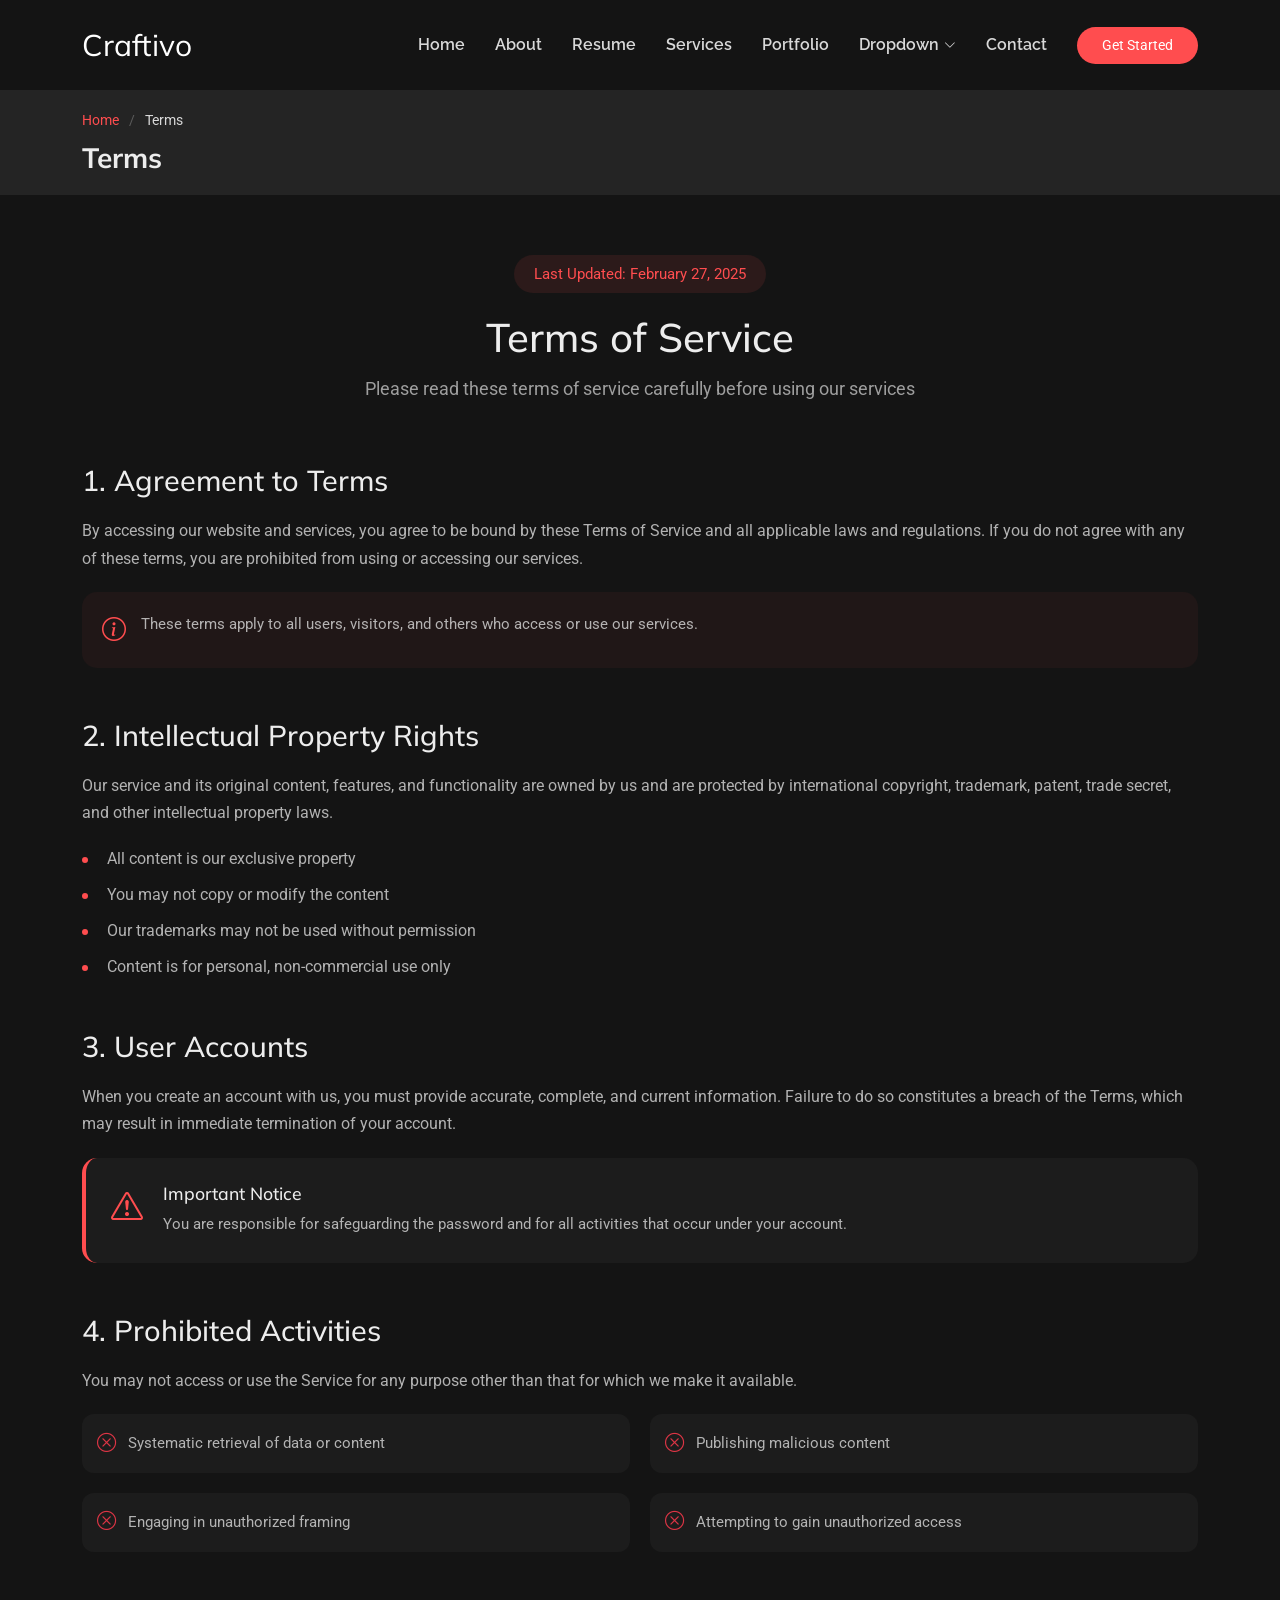
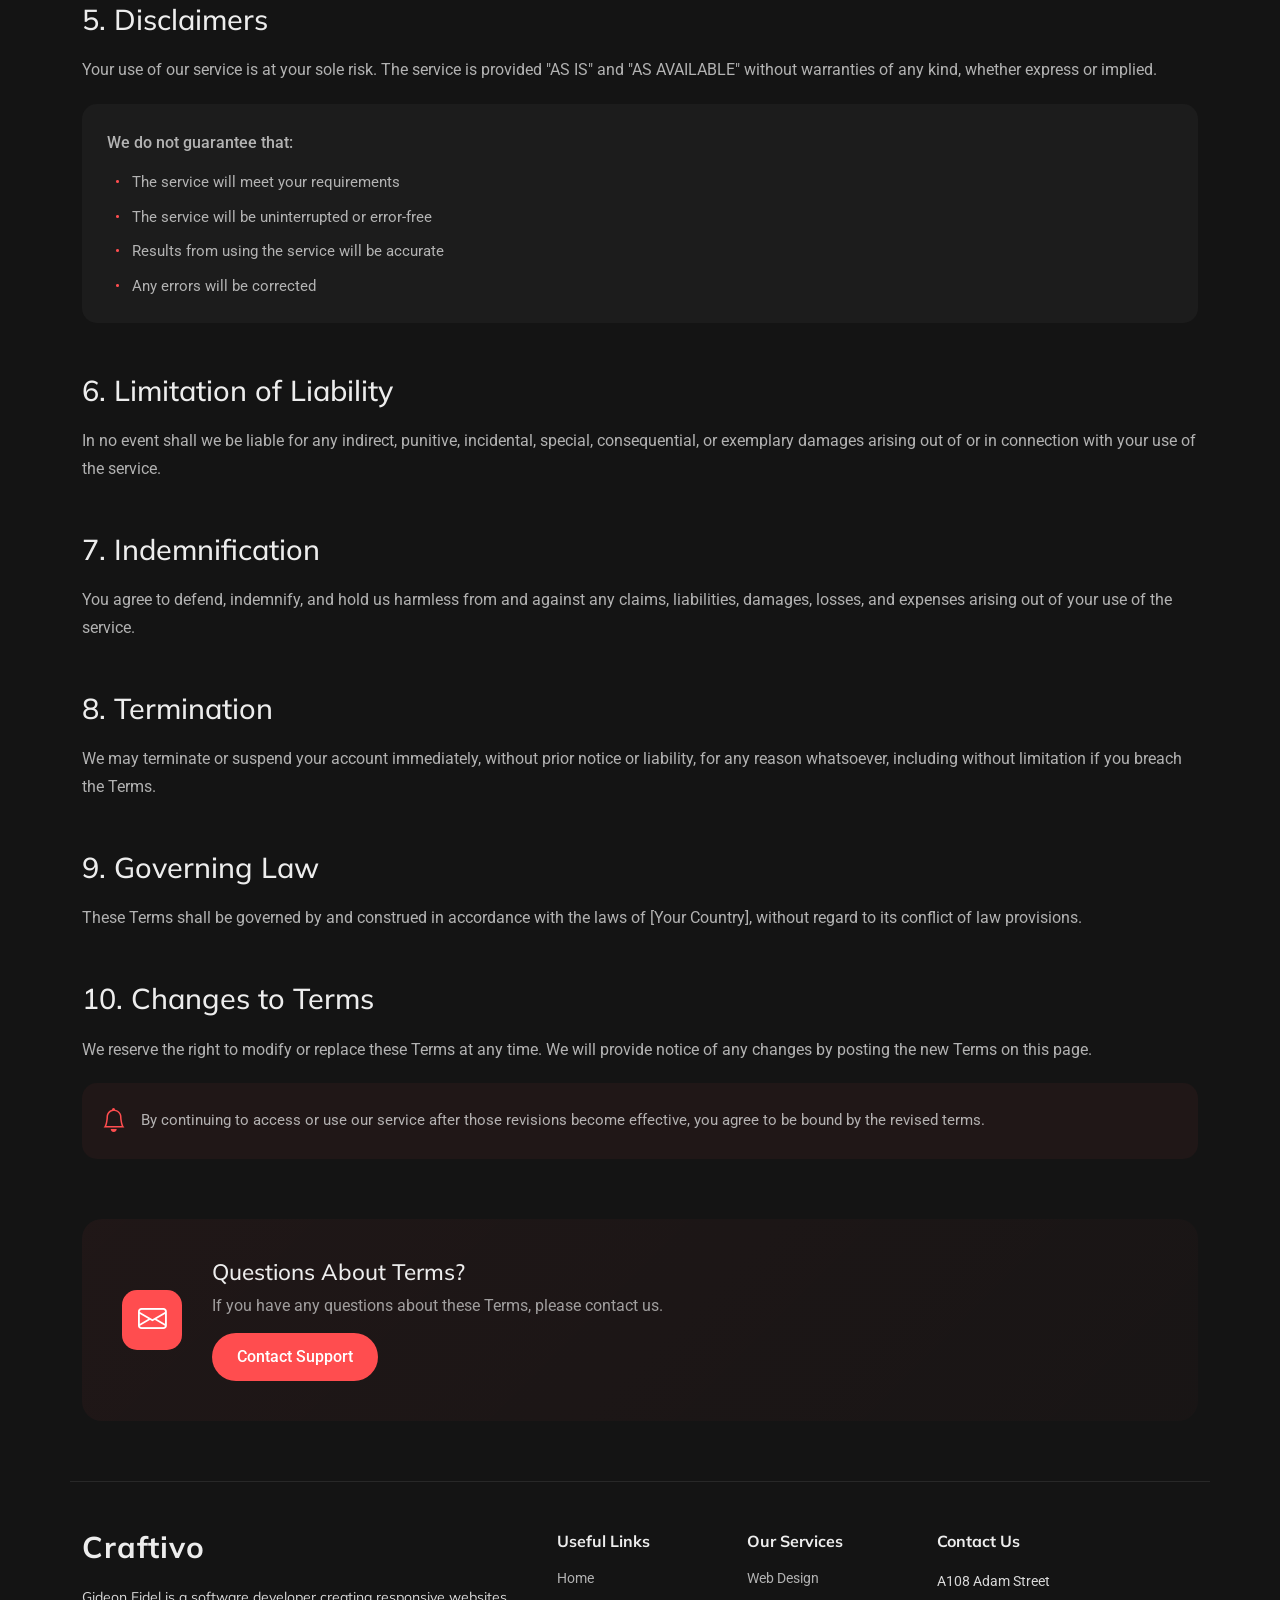
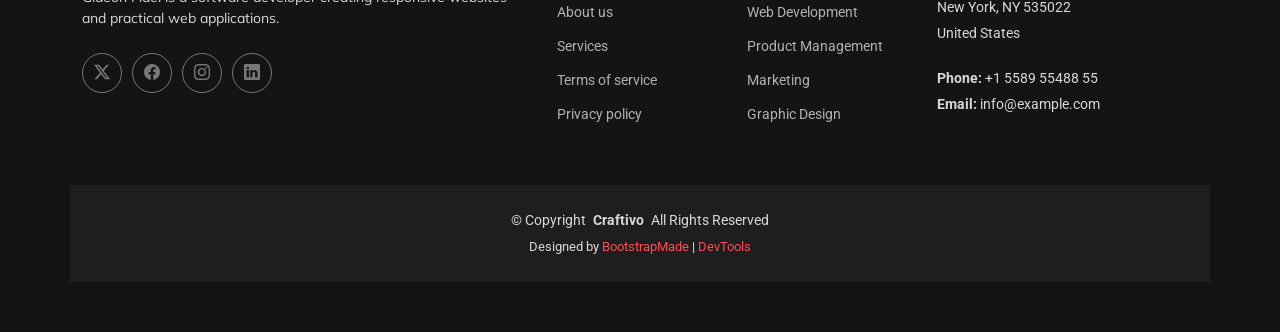
<file: terms.html>
<!DOCTYPE html>
<html lang="en">

<head>
  <meta charset="utf-8">
  <meta content="width=device-width, initial-scale=1.0" name="viewport">
  <title>Terms - Craftivo Bootstrap Template</title>
  <meta name="description" content="">
  <meta name="keywords" content="">

  <!-- Favicons -->
  <link href="assets/img/favicon.png" rel="icon">
  <link href="assets/img/apple-touch-icon.png" rel="apple-touch-icon">

  <!-- Fonts -->
  <link href="https://fonts.googleapis.com" rel="preconnect">
  <link href="https://fonts.gstatic.com" rel="preconnect" crossorigin>
  <link href="https://fonts.googleapis.com/css2?family=Roboto:ital,wght@0,100;0,300;0,400;0,500;0,700;0,900;1,100;1,300;1,400;1,500;1,700;1,900&family=Raleway:ital,wght@0,100;0,200;0,300;0,400;0,500;0,600;0,700;0,800;0,900;1,100;1,200;1,300;1,400;1,500;1,600;1,700;1,800;1,900&family=Mulish:ital,wght@0,200;0,300;0,400;0,500;0,600;0,700;0,800;0,900;1,200;1,300;1,400;1,500;1,600;1,700;1,800;1,900&display=swap" rel="stylesheet">

  <!-- Vendor CSS Files -->
  <link href="assets/vendor/bootstrap/css/bootstrap.min.css" rel="stylesheet">
  <link href="assets/vendor/bootstrap-icons/bootstrap-icons.css" rel="stylesheet">
  <link href="assets/vendor/aos/aos.css" rel="stylesheet">
  <link href="assets/vendor/glightbox/css/glightbox.min.css" rel="stylesheet">
  <link href="assets/vendor/swiper/swiper-bundle.min.css" rel="stylesheet">

  <!-- Main CSS File -->
  <link href="assets/css/main.css" rel="stylesheet">

  <!-- =======================================================
  * Template Name: Craftivo
  * Template URL: https://bootstrapmade.com/craftivo-bootstrap-portfolio-template/
  * Updated: Oct 04 2025 with Bootstrap v5.3.8
  * Author: BootstrapMade.com
  * License: https://bootstrapmade.com/license/
  ======================================================== -->
</head>

<body class="terms-page">

  <header id="header" class="header d-flex align-items-center sticky-top">
    <div class="container-fluid container-xl position-relative d-flex align-items-center">

      <a href="index.html" class="logo d-flex align-items-center me-auto">
        <!-- Uncomment the line below if you also wish to use an image logo -->
        <!-- <img src="assets/img/logo.webp" alt=""> -->
        <h1 class="sitename">Craftivo</h1>
      </a>

      <nav id="navmenu" class="navmenu">
        <ul>
          <li><a href="#hero">Home</a></li>
          <li><a href="#about">About</a></li>
          <li><a href="#resume">Resume</a></li>
          <li><a href="#services">Services</a></li>
          <li><a href="#portfolio">Portfolio</a></li>
          <li class="dropdown"><a href="#"><span>Dropdown</span> <i class="bi bi-chevron-down toggle-dropdown"></i></a>
            <ul>
              <li><a href="#">Dropdown 1</a></li>
              <li class="dropdown"><a href="#"><span>Deep Dropdown</span> <i class="bi bi-chevron-down toggle-dropdown"></i></a>
                <ul>
                  <li><a href="#">Deep Dropdown 1</a></li>
                  <li><a href="#">Deep Dropdown 2</a></li>
                  <li><a href="#">Deep Dropdown 3</a></li>
                  <li><a href="#">Deep Dropdown 4</a></li>
                  <li><a href="#">Deep Dropdown 5</a></li>
                </ul>
              </li>
              <li><a href="#">Dropdown 2</a></li>
              <li><a href="#">Dropdown 3</a></li>
              <li><a href="#">Dropdown 4</a></li>
            </ul>
          </li>
          <li><a href="#contact">Contact</a></li>
        </ul>
        <i class="mobile-nav-toggle d-xl-none bi bi-list"></i>
      </nav>

      <a class="btn-getstarted" href="#about">Get Started</a>

    </div>
  </header>

  <main class="main">

    <!-- Page Title -->
    <div class="page-title light-background">
      <div class="container">
        <nav class="breadcrumbs">
          <ol>
            <li><a href="index.html">Home</a></li>
            <li class="current">Terms</li>
          </ol>
        </nav>
        <h1>Terms</h1>
      </div>
    </div><!-- End Page Title -->

    <!-- Terms Of Service Section -->
    <section id="terms-of-service" class="terms-of-service section">

      <div class="container" data-aos="fade-up">
        <!-- Page Header -->
        <div class="tos-header text-center" data-aos="fade-up">
          <span class="last-updated">Last Updated: February 27, 2025</span>
          <h2>Terms of Service</h2>
          <p>Please read these terms of service carefully before using our services</p>
        </div>

        <!-- Content -->
        <div class="tos-content" data-aos="fade-up" data-aos-delay="200">
          <!-- Agreement Section -->
          <div id="agreement" class="content-section">
            <h3>1. Agreement to Terms</h3>
            <p>By accessing our website and services, you agree to be bound by these Terms of Service and all applicable laws and regulations. If you do not agree with any of these terms, you are prohibited from using or accessing our services.</p>
            <div class="info-box">
              <i class="bi bi-info-circle"></i>
              <p>These terms apply to all users, visitors, and others who access or use our services.</p>
            </div>
          </div>

          <!-- Intellectual Property -->
          <div id="intellectual-property" class="content-section">
            <h3>2. Intellectual Property Rights</h3>
            <p>Our service and its original content, features, and functionality are owned by us and are protected by international copyright, trademark, patent, trade secret, and other intellectual property laws.</p>
            <ul class="list-items">
              <li>All content is our exclusive property</li>
              <li>You may not copy or modify the content</li>
              <li>Our trademarks may not be used without permission</li>
              <li>Content is for personal, non-commercial use only</li>
            </ul>
          </div>

          <!-- User Accounts -->
          <div id="user-accounts" class="content-section">
            <h3>3. User Accounts</h3>
            <p>When you create an account with us, you must provide accurate, complete, and current information. Failure to do so constitutes a breach of the Terms, which may result in immediate termination of your account.</p>
            <div class="alert-box">
              <i class="bi bi-exclamation-triangle"></i>
              <div class="alert-content">
                <h5>Important Notice</h5>
                <p>You are responsible for safeguarding the password and for all activities that occur under your account.</p>
              </div>
            </div>
          </div>

          <!-- Prohibited Activities -->
          <div id="prohibited" class="content-section">
            <h3>4. Prohibited Activities</h3>
            <p>You may not access or use the Service for any purpose other than that for which we make it available.</p>
            <div class="prohibited-list">
              <div class="prohibited-item">
                <i class="bi bi-x-circle"></i>
                <span>Systematic retrieval of data or content</span>
              </div>
              <div class="prohibited-item">
                <i class="bi bi-x-circle"></i>
                <span>Publishing malicious content</span>
              </div>
              <div class="prohibited-item">
                <i class="bi bi-x-circle"></i>
                <span>Engaging in unauthorized framing</span>
              </div>
              <div class="prohibited-item">
                <i class="bi bi-x-circle"></i>
                <span>Attempting to gain unauthorized access</span>
              </div>
            </div>
          </div>

          <!-- Disclaimers -->
          <div id="disclaimer" class="content-section">
            <h3>5. Disclaimers</h3>
            <p>Your use of our service is at your sole risk. The service is provided "AS IS" and "AS AVAILABLE" without warranties of any kind, whether express or implied.</p>
            <div class="disclaimer-box">
              <p>We do not guarantee that:</p>
              <ul>
                <li>The service will meet your requirements</li>
                <li>The service will be uninterrupted or error-free</li>
                <li>Results from using the service will be accurate</li>
                <li>Any errors will be corrected</li>
              </ul>
            </div>
          </div>

          <!-- Limitation of Liability -->
          <div id="limitation" class="content-section">
            <h3>6. Limitation of Liability</h3>
            <p>In no event shall we be liable for any indirect, punitive, incidental, special, consequential, or exemplary damages arising out of or in connection with your use of the service.</p>
          </div>

          <!-- Indemnification -->
          <div id="indemnification" class="content-section">
            <h3>7. Indemnification</h3>
            <p>You agree to defend, indemnify, and hold us harmless from and against any claims, liabilities, damages, losses, and expenses arising out of your use of the service.</p>
          </div>

          <!-- Termination -->
          <div id="termination" class="content-section">
            <h3>8. Termination</h3>
            <p>We may terminate or suspend your account immediately, without prior notice or liability, for any reason whatsoever, including without limitation if you breach the Terms.</p>
          </div>

          <!-- Governing Law -->
          <div id="governing-law" class="content-section">
            <h3>9. Governing Law</h3>
            <p>These Terms shall be governed by and construed in accordance with the laws of [Your Country], without regard to its conflict of law provisions.</p>
          </div>

          <!-- Changes -->
          <div id="changes" class="content-section">
            <h3>10. Changes to Terms</h3>
            <p>We reserve the right to modify or replace these Terms at any time. We will provide notice of any changes by posting the new Terms on this page.</p>
            <div class="notice-box">
              <i class="bi bi-bell"></i>
              <p>By continuing to access or use our service after those revisions become effective, you agree to be bound by the revised terms.</p>
            </div>
          </div>
        </div>

        <!-- Contact Section -->
        <div class="tos-contact" data-aos="fade-up" data-aos-delay="300">
          <div class="contact-box">
            <div class="contact-icon">
              <i class="bi bi-envelope"></i>
            </div>
            <div class="contact-content">
              <h4>Questions About Terms?</h4>
              <p>If you have any questions about these Terms, please contact us.</p>
              <a href="#" class="contact-link">Contact Support</a>
            </div>
          </div>
        </div>
      </div>

    </section><!-- /Terms Of Service Section -->

  </main>

  <footer id="footer" class="footer">

    <div class="container footer-top">
      <div class="row gy-4">
        <div class="col-lg-5 col-md-12 footer-about">
          <a href="index.html" class="logo d-flex align-items-center">
            <span class="sitename">Craftivo</span>
          </a>
          <p>Gideon Fidel is a software developer creating responsive websites and practical web applications.</p>
          <div class="social-links d-flex mt-4">
            <a href=""><i class="bi bi-twitter-x"></i></a>
            <a href=""><i class="bi bi-facebook"></i></a>
            <a href=""><i class="bi bi-instagram"></i></a>
            <a href=""><i class="bi bi-linkedin"></i></a>
          </div>
        </div>

        <div class="col-lg-2 col-6 footer-links">
          <h4>Useful Links</h4>
          <ul>
            <li><a href="#">Home</a></li>
            <li><a href="#">About us</a></li>
            <li><a href="#">Services</a></li>
            <li><a href="#">Terms of service</a></li>
            <li><a href="#">Privacy policy</a></li>
          </ul>
        </div>

        <div class="col-lg-2 col-6 footer-links">
          <h4>Our Services</h4>
          <ul>
            <li><a href="#">Web Design</a></li>
            <li><a href="#">Web Development</a></li>
            <li><a href="#">Product Management</a></li>
            <li><a href="#">Marketing</a></li>
            <li><a href="#">Graphic Design</a></li>
          </ul>
        </div>

        <div class="col-lg-3 col-md-12 footer-contact text-center text-md-start">
          <h4>Contact Us</h4>
          <p>A108 Adam Street</p>
          <p>New York, NY 535022</p>
          <p>United States</p>
          <p class="mt-4"><strong>Phone:</strong> <span>+1 5589 55488 55</span></p>
          <p><strong>Email:</strong> <span>info@example.com</span></p>
        </div>

      </div>
    </div>

    <div class="container copyright text-center mt-4">
      <p>© <span>Copyright</span> <strong class="px-1 sitename">Craftivo</strong> <span>All Rights Reserved</span></p>
      <div class="credits">
        <!-- All the links in the footer should remain intact. -->
        <!-- You can delete the links only if you've purchased the pro version. -->
        <!-- Licensing information: https://bootstrapmade.com/license/ -->
        <!-- Purchase the pro version with working PHP/AJAX contact form: [buy-url] -->
        Designed by <a href="https://bootstrapmade.com/">BootstrapMade</a> | <a href="https://bootstrapmade.com/tools/">DevTools</a>
      </div>
    </div>

  </footer>

  <!-- Scroll Top -->
  <a href="#" id="scroll-top" class="scroll-top d-flex align-items-center justify-content-center"><i class="bi bi-arrow-up-short"></i></a>

  <!-- Preloader -->
  <div id="preloader"></div>

  <!-- Vendor JS Files -->
  <script src="assets/vendor/bootstrap/js/bootstrap.bundle.min.js"></script>
  <script src="assets/vendor/php-email-form/validate.js"></script>
  <script src="assets/vendor/aos/aos.js"></script>
  <script src="assets/vendor/typed.js/typed.umd.js"></script>
  <script src="assets/vendor/waypoints/noframework.waypoints.js"></script>
  <script src="assets/vendor/glightbox/js/glightbox.min.js"></script>
  <script src="assets/vendor/imagesloaded/imagesloaded.pkgd.min.js"></script>
  <script src="assets/vendor/isotope-layout/isotope.pkgd.min.js"></script>
  <script src="assets/vendor/swiper/swiper-bundle.min.js"></script>

  <!-- Main JS File -->
  <script src="assets/js/main.js"></script>

</body>

</html>
</file>
<file: assets/css/main.css>
/**
* Template Name: Craftivo
* Template URL: https://bootstrapmade.com/craftivo-bootstrap-portfolio-template/
* Updated: Oct 04 2025 with Bootstrap v5.3.8
* Author: BootstrapMade.com
* License: https://bootstrapmade.com/license/
*/

@charset "UTF-8";

/*--------------------------------------------------------------
# Font & Color Variables
# Help: https://bootstrapmade.com/color-system/
--------------------------------------------------------------*/
/* Fonts */
:root {
  --default-font: "Roboto",  system-ui, -apple-system, "Segoe UI", Roboto, "Helvetica Neue", Arial, "Noto Sans", "Liberation Sans", sans-serif, "Apple Color Emoji", "Segoe UI Emoji", "Segoe UI Symbol", "Noto Color Emoji";
  --heading-font: "Mulish",  sans-serif;
  --nav-font: "Raleway",  sans-serif;
}

/* Global Colors - The following color variables are used throughout the website. Updating them here will change the color scheme of the entire website */
:root { 
  --background-color: #141414; /* Background color for the entire website, including individual sections */
  --default-color: #d9d9d9; /* Default color used for the majority of the text content across the entire website */
  --heading-color: #ededed; /* Color for headings, subheadings and title throughout the website */
  --accent-color: #ff4d4f; /* Accent color that represents your brand on the website. It's used for buttons, links, and other elements that need to stand out */
  --surface-color: #1c1c1c; /* The surface color is used as a background of boxed elements within sections, such as cards, icon boxes, or other elements that require a visual separation from the global background. */
  --contrast-color: #ffffff; /* Contrast color for text, ensuring readability against backgrounds of accent, heading, or default colors. */
}

/* Nav Menu Colors - The following color variables are used specifically for the navigation menu. They are separate from the global colors to allow for more customization options */
:root {
  --nav-color: #d9d9d9;  /* The default color of the main navmenu links */
  --nav-hover-color: #ff4d4f; /* Applied to main navmenu links when they are hovered over or active */
  --nav-mobile-background-color: #2e2e2e; /* Used as the background color for mobile navigation menu */
  --nav-dropdown-background-color: #2e2e2e; /* Used as the background color for dropdown items that appear when hovering over primary navigation items */
  --nav-dropdown-color: #d9d9d9; /* Used for navigation links of the dropdown items in the navigation menu. */
  --nav-dropdown-hover-color: #ff4d4f; /* Similar to --nav-hover-color, this color is applied to dropdown navigation links when they are hovered over. */
}

/* Color Presets - These classes override global colors when applied to any section or element, providing reuse of the sam color scheme. */

.light-background {
  --background-color: rgba(41, 41, 41, 0.8);
  --surface-color: #484848;
}

.dark-background {
  --background-color: #060606;
  --default-color: #ffffff;
  --heading-color: #ffffff;
  --surface-color: #252525;
  --contrast-color: #ffffff;
}

/* Smooth scroll */
:root {
  scroll-behavior: smooth;
}

/*--------------------------------------------------------------
# General Styling & Shared Classes
--------------------------------------------------------------*/
body {
  color: var(--default-color);
  background-color: var(--background-color);
  font-family: var(--default-font);
}

a {
  color: var(--accent-color);
  text-decoration: none;
  transition: 0.3s;
}

a:hover {
  color: color-mix(in srgb, var(--accent-color), transparent 25%);
  text-decoration: none;
}

h1,
h2,
h3,
h4,
h5,
h6 {
  color: var(--heading-color);
  font-family: var(--heading-font);
}

/* PHP Email Form Messages
------------------------------*/
.php-email-form .error-message {
  display: none;
  background: #df1529;
  color: #ffffff;
  text-align: left;
  padding: 15px;
  margin-bottom: 24px;
  font-weight: 600;
}

.php-email-form .sent-message {
  display: none;
  color: #ffffff;
  background: #059652;
  text-align: center;
  padding: 15px;
  margin-bottom: 24px;
  font-weight: 600;
}

.php-email-form .loading {
  display: none;
  background: var(--surface-color);
  text-align: center;
  padding: 15px;
  margin-bottom: 24px;
}

.php-email-form .loading:before {
  content: "";
  display: inline-block;
  border-radius: 50%;
  width: 24px;
  height: 24px;
  margin: 0 10px -6px 0;
  border: 3px solid var(--accent-color);
  border-top-color: var(--surface-color);
  animation: php-email-form-loading 1s linear infinite;
}

@keyframes php-email-form-loading {
  0% {
    transform: rotate(0deg);
  }

  100% {
    transform: rotate(360deg);
  }
}

/*--------------------------------------------------------------
# Global Header
--------------------------------------------------------------*/
.header {
  --heading-color: #ffffff;
  color: var(--default-color);
  background-color: var(--background-color);
  padding: 15px 0;
  transition: all 0.5s;
  z-index: 997;
}

.header .logo {
  line-height: 1;
}

.header .logo img {
  max-height: 36px;
  margin-right: 8px;
}

.header .logo h1 {
  font-size: 30px;
  margin: 0;
  font-weight: 400;
  color: var(--heading-color);
}

.header .btn-getstarted,
.header .btn-getstarted:focus {
  color: var(--contrast-color);
  background: var(--accent-color);
  font-size: 14px;
  padding: 8px 25px;
  margin: 0 0 0 30px;
  border-radius: 50px;
  transition: 0.3s;
}

.header .btn-getstarted:hover,
.header .btn-getstarted:focus:hover {
  color: var(--contrast-color);
  background: color-mix(in srgb, var(--accent-color), transparent 15%);
}

@media (max-width: 1200px) {
  .header .logo {
    order: 1;
  }

  .header .btn-getstarted {
    order: 2;
    margin: 0 15px 0 0;
    padding: 6px 15px;
  }

  .header .navmenu {
    order: 3;
  }
}

.scrolled .header {
  box-shadow: 0px 0 18px rgba(0, 0, 0, 0.1);
}

/* Global Header on Scroll
------------------------------*/
.scrolled .header {
  --background-color: rgba(20, 20, 20, 0.8);
}

/* Index Page Header
------------------------------*/
.index-page .header {
  --background-color: rgba(255, 255, 255, 0);
}

/* Index Page Header on Scroll
------------------------------*/
.index-page.scrolled .header {
  --background-color: rgba(20, 20, 20, 0.8);
}

/*--------------------------------------------------------------
# Navigation Menu
--------------------------------------------------------------*/
/* Navmenu - Desktop */
@media (min-width: 1200px) {
  .navmenu {
    padding: 0;
  }

  .navmenu ul {
    margin: 0;
    padding: 0;
    display: flex;
    list-style: none;
    align-items: center;
  }

  .navmenu li {
    position: relative;
  }

  .navmenu a,
  .navmenu a:focus {
    color: var(--nav-color);
    padding: 18px 15px;
    font-size: 16px;
    font-family: var(--nav-font);
    font-weight: 600;
    display: flex;
    align-items: center;
    justify-content: space-between;
    white-space: nowrap;
    transition: 0.3s;
  }

  .navmenu a i,
  .navmenu a:focus i {
    font-size: 12px;
    line-height: 0;
    margin-left: 5px;
    transition: 0.3s;
  }

  .navmenu li:last-child a {
    padding-right: 0;
  }

  .navmenu li:hover>a,
  .navmenu .active,
  .navmenu .active:focus {
    color: var(--nav-hover-color);
  }

  .navmenu .dropdown ul {
    margin: 0;
    padding: 10px 0;
    background: var(--nav-dropdown-background-color);
    display: block;
    position: absolute;
    visibility: hidden;
    left: 14px;
    top: 130%;
    opacity: 0;
    transition: 0.3s;
    border-radius: 4px;
    z-index: 99;
    box-shadow: 0px 0px 30px rgba(0, 0, 0, 0.1);
  }

  .navmenu .dropdown ul li {
    min-width: 200px;
  }

  .navmenu .dropdown ul a {
    padding: 10px 20px;
    font-size: 15px;
    text-transform: none;
    color: var(--nav-dropdown-color);
  }

  .navmenu .dropdown ul a i {
    font-size: 12px;
  }

  .navmenu .dropdown ul a:hover,
  .navmenu .dropdown ul .active:hover,
  .navmenu .dropdown ul li:hover>a {
    color: var(--nav-dropdown-hover-color);
  }

  .navmenu .dropdown:hover>ul {
    opacity: 1;
    top: 100%;
    visibility: visible;
  }

  .navmenu .dropdown .dropdown ul {
    top: 0;
    left: -90%;
    visibility: hidden;
  }

  .navmenu .dropdown .dropdown:hover>ul {
    opacity: 1;
    top: 0;
    left: -100%;
    visibility: visible;
  }
}

/* Navmenu - Mobile */
@media (max-width: 1199px) {
  .mobile-nav-toggle {
    color: var(--nav-color);
    font-size: 28px;
    line-height: 0;
    margin-right: 10px;
    cursor: pointer;
    transition: color 0.3s;
  }

  .navmenu {
    padding: 0;
    z-index: 9997;
  }

  .navmenu ul {
    display: none;
    list-style: none;
    position: absolute;
    inset: 60px 20px 20px 20px;
    padding: 10px 0;
    margin: 0;
    border-radius: 6px;
    background-color: var(--nav-mobile-background-color);
    overflow-y: auto;
    transition: 0.3s;
    z-index: 9998;
    box-shadow: 0px 0px 30px rgba(0, 0, 0, 0.1);
  }

  .navmenu a,
  .navmenu a:focus {
    color: var(--nav-dropdown-color);
    padding: 10px 20px;
    font-family: var(--nav-font);
    font-size: 17px;
    font-weight: 500;
    display: flex;
    align-items: center;
    justify-content: space-between;
    white-space: nowrap;
    transition: 0.3s;
  }

  .navmenu a i,
  .navmenu a:focus i {
    font-size: 12px;
    line-height: 0;
    margin-left: 5px;
    width: 30px;
    height: 30px;
    display: flex;
    align-items: center;
    justify-content: center;
    border-radius: 50%;
    transition: 0.3s;
    background-color: color-mix(in srgb, var(--accent-color), transparent 90%);
  }

  .navmenu a i:hover,
  .navmenu a:focus i:hover {
    background-color: var(--accent-color);
    color: var(--contrast-color);
  }

  .navmenu a:hover,
  .navmenu .active,
  .navmenu .active:focus {
    color: var(--nav-dropdown-hover-color);
  }

  .navmenu .active i,
  .navmenu .active:focus i {
    background-color: var(--accent-color);
    color: var(--contrast-color);
    transform: rotate(180deg);
  }

  .navmenu .dropdown ul {
    position: static;
    display: none;
    z-index: 99;
    padding: 10px 0;
    margin: 10px 20px;
    background-color: var(--nav-dropdown-background-color);
    border: 1px solid color-mix(in srgb, var(--default-color), transparent 90%);
    box-shadow: none;
    transition: all 0.5s ease-in-out;
  }

  .navmenu .dropdown ul ul {
    background-color: rgba(33, 37, 41, 0.1);
  }

  .navmenu .dropdown>.dropdown-active {
    display: block;
    background-color: rgba(33, 37, 41, 0.03);
  }

  .mobile-nav-active {
    overflow: hidden;
  }

  .mobile-nav-active .mobile-nav-toggle {
    color: #fff;
    position: absolute;
    font-size: 32px;
    top: 15px;
    right: 15px;
    margin-right: 0;
    z-index: 9999;
  }

  .mobile-nav-active .navmenu {
    position: fixed;
    overflow: hidden;
    inset: 0;
    background: rgba(33, 37, 41, 0.8);
    transition: 0.3s;
  }

  .mobile-nav-active .navmenu>ul {
    display: block;
  }
}

/*--------------------------------------------------------------
# Global Footer
--------------------------------------------------------------*/
.footer {
  color: var(--default-color);
  background-color: var(--background-color);
  font-size: 14px;
  padding-bottom: 50px;
  position: relative;
}

.footer .footer-top {
  padding-top: 50px;
  border-top: 1px solid color-mix(in srgb, var(--default-color), transparent 90%);
}

.footer .footer-about .logo {
  line-height: 1;
  margin-bottom: 25px;
}

.footer .footer-about .logo img {
  max-height: 40px;
  margin-right: 6px;
}

.footer .footer-about .logo span {
  color: var(--heading-color);
  font-size: 30px;
  font-weight: 700;
  letter-spacing: 1px;
  font-family: var(--heading-font);
}

.footer .footer-about p {
  font-size: 14px;
  font-family: var(--heading-font);
}

.footer .social-links a {
  display: flex;
  align-items: center;
  justify-content: center;
  width: 40px;
  height: 40px;
  border-radius: 50%;
  border: 1px solid color-mix(in srgb, var(--default-color), transparent 50%);
  font-size: 16px;
  color: color-mix(in srgb, var(--default-color), transparent 50%);
  margin-right: 10px;
  transition: 0.3s;
}

.footer .social-links a:hover {
  color: var(--accent-color);
  border-color: var(--accent-color);
}

.footer h4 {
  font-size: 16px;
  font-weight: bold;
  position: relative;
  padding-bottom: 12px;
}

.footer .footer-links {
  margin-bottom: 30px;
}

.footer .footer-links ul {
  list-style: none;
  padding: 0;
  margin: 0;
}

.footer .footer-links ul i {
  padding-right: 2px;
  font-size: 12px;
  line-height: 0;
}

.footer .footer-links ul li {
  padding: 10px 0;
  display: flex;
  align-items: center;
}

.footer .footer-links ul li:first-child {
  padding-top: 0;
}

.footer .footer-links ul a {
  color: color-mix(in srgb, var(--default-color), transparent 20%);
  display: inline-block;
  line-height: 1;
}

.footer .footer-links ul a:hover {
  color: var(--accent-color);
}

.footer .footer-contact p {
  margin-bottom: 5px;
}

.footer .copyright {
  padding-top: 25px;
  padding-bottom: 25px;
  background-color: color-mix(in srgb, var(--default-color), transparent 95%);
}

.footer .copyright p {
  margin-bottom: 0;
}

.footer .credits {
  margin-top: 6px;
  font-size: 13px;
}

/*--------------------------------------------------------------
# Preloader
--------------------------------------------------------------*/
#preloader {
  position: fixed;
  inset: 0;
  z-index: 999999;
  overflow: hidden;
  background: var(--background-color);
  transition: all 0.6s ease-out;
}

#preloader:before {
  content: "";
  position: fixed;
  top: calc(50% - 30px);
  left: calc(50% - 30px);
  border: 6px solid #ffffff;
  border-color: var(--accent-color) transparent var(--accent-color) transparent;
  border-radius: 50%;
  width: 60px;
  height: 60px;
  animation: animate-preloader 1.5s linear infinite;
}

@keyframes animate-preloader {
  0% {
    transform: rotate(0deg);
  }

  100% {
    transform: rotate(360deg);
  }
}

/*--------------------------------------------------------------
# Scroll Top Button
--------------------------------------------------------------*/
.scroll-top {
  position: fixed;
  visibility: hidden;
  opacity: 0;
  right: 15px;
  bottom: 15px;
  z-index: 99999;
  background-color: var(--accent-color);
  width: 40px;
  height: 40px;
  border-radius: 4px;
  transition: all 0.4s;
}

.scroll-top i {
  font-size: 24px;
  color: var(--contrast-color);
  line-height: 0;
}

.scroll-top:hover {
  background-color: color-mix(in srgb, var(--accent-color), transparent 20%);
  color: var(--contrast-color);
}

.scroll-top.active {
  visibility: visible;
  opacity: 1;
}

/*--------------------------------------------------------------
# Disable aos animation delay on mobile devices
--------------------------------------------------------------*/
@media screen and (max-width: 768px) {
  [data-aos-delay] {
    transition-delay: 0 !important;
  }
}

/*--------------------------------------------------------------
# Global Page Titles & Breadcrumbs
--------------------------------------------------------------*/
.page-title {
  color: var(--default-color);
  background-color: var(--background-color);
  padding: 20px 0;
  position: relative;
}

.page-title h1 {
  font-size: 28px;
  font-weight: 700;
  margin: 0;
}

.page-title .breadcrumbs ol {
  display: flex;
  flex-wrap: wrap;
  list-style: none;
  padding: 0 0 10px 0;
  margin: 0;
  font-size: 14px;
  font-weight: 400;
}

.page-title .breadcrumbs ol li+li {
  padding-left: 10px;
}

.page-title .breadcrumbs ol li+li::before {
  content: "/";
  display: inline-block;
  padding-right: 10px;
  color: color-mix(in srgb, var(--default-color), transparent 70%);
}

/*--------------------------------------------------------------
# Global Sections
--------------------------------------------------------------*/
section,
.section {
  color: var(--default-color);
  background-color: var(--background-color);
  padding: 60px 0;
  scroll-margin-top: 90px;
  overflow: clip;
}

@media (max-width: 1199px) {

  section,
  .section {
    scroll-margin-top: 66px;
  }
}

/*--------------------------------------------------------------
# Global Section Titles
--------------------------------------------------------------*/
.section-title {
  text-align: center;
  padding-bottom: 60px;
  position: relative;
}

.section-title h2 {
  font-size: 3.5rem;
  font-weight: 300;
  line-height: 1.2;
  color: var(--heading-color);
  margin-bottom: 1.5rem;
  letter-spacing: -1px;
}

@media (max-width: 768px) {
  .section-title h2 {
    font-size: 2.5rem;
  }
}

.section-title .subtitle {
  display: inline-block;
  font-size: 0.875rem;
  font-weight: 400;
  color: var(--accent-color);
  text-transform: uppercase;
  letter-spacing: 2px;
  margin-bottom: 1.5rem;
  position: relative;
}

.section-title .subtitle::after {
  content: "";
  position: absolute;
  bottom: -8px;
  left: 50%;
  transform: translateX(-50%);
  width: 40px;
  height: 1px;
  background: var(--accent-color);
}

.section-title p {
  font-size: 1.125rem;
  line-height: 1.8;
  color: color-mix(in srgb, var(--default-color), transparent 25%);
  max-width: 900px;
  margin: 0 auto;
  text-wrap: balance;
}

/*--------------------------------------------------------------
# Hero Section
--------------------------------------------------------------*/
.hero {
  padding-top: 80px;
  min-height: 100vh;
  position: relative;
  display: flex;
  align-items: center;
  justify-content: center;
  overflow: hidden;
  padding-bottom: 80px;
}

.hero img {
  position: absolute;
  inset: 0;
  display: block;
  width: 100%;
  height: 100%;
  object-fit: cover;
  z-index: 1;
}

.hero:before {
  content: "";
  background: color-mix(in srgb, var(--background-color), transparent 30%);
  position: absolute;
  inset: 0;
  z-index: 2;
  border-radius: 0;
}

.hero .container {
  position: relative;
  z-index: 3;
}

.hero h2 {
  margin: 0;
  font-size: 48px;
  font-weight: 700;
}

.hero p {
  margin: 10px 0 0 0;
  font-size: 24px;
  color: color-mix(in srgb, var(--default-color), transparent 20%);
}

.hero p span {
  color: var(--accent-color);
  letter-spacing: 1px;
  border-bottom: 2px solid var(--accent-color);
}

.hero .social-links {
  margin-top: 30px;
  display: flex;
  justify-content: center;
  gap: 15px;
}

.hero .social-links a {
  display: flex;
  align-items: center;
  justify-content: center;
  width: 50px;
  height: 50px;
  border-radius: 50%;
  background: color-mix(in srgb, var(--default-color), transparent 92%);
  color: var(--default-color);
  font-size: 20px;
  transition: 0.3s;
}

.hero .social-links a:hover {
  background: var(--accent-color);
  color: var(--contrast-color);
  transform: translateY(-3px);
}

@media (max-width: 768px) {
  .hero h2 {
    font-size: 32px;
  }

  .hero p {
    font-size: 20px;
  }
}

/*--------------------------------------------------------------
# About Section
--------------------------------------------------------------*/
.about {
  overflow: hidden;
  position: relative;
}

.about::before {
  content: "";
  position: absolute;
  top: -50%;
  right: -20%;
  width: 800px;
  height: 800px;
  background: radial-gradient(circle, color-mix(in srgb, var(--accent-color), transparent 85%) 0%, transparent 70%);
  border-radius: 50%;
  z-index: 0;
  pointer-events: none;
}

.about .container {
  position: relative;
  z-index: 1;
}

.about .profile-card {
  background: var(--surface-color);
  border-radius: 24px;
  padding: 40px;
  box-shadow: 0 8px 30px rgba(0, 0, 0, 0.08);
  position: sticky;
  top: 100px;
}

.about .profile-card .profile-header {
  text-align: center;
  padding-bottom: 30px;
  border-bottom: 1px solid color-mix(in srgb, var(--default-color), transparent 90%);
}

.about .profile-card .profile-header .profile-avatar {
  width: 140px;
  height: 140px;
  margin: 0 auto 24px;
  position: relative;
  border-radius: 50%;
  padding: 6px;
  background: linear-gradient(135deg, var(--accent-color), color-mix(in srgb, var(--accent-color), #ff6b9d 50%));
}

.about .profile-card .profile-header .profile-avatar img {
  width: 100%;
  height: 100%;
  object-fit: cover;
  border-radius: 50%;
  border: 4px solid var(--surface-color);
}

.about .profile-card .profile-header .profile-avatar .status-indicator {
  position: absolute;
  bottom: 8px;
  right: 8px;
  width: 24px;
  height: 24px;
  background: #10b981;
  border: 4px solid var(--surface-color);
  border-radius: 50%;
  animation: pulse 2s infinite;
}

.about .profile-card .profile-header h3 {
  font-size: 24px;
  font-weight: 700;
  margin-bottom: 8px;
  color: var(--heading-color);
}

.about .profile-card .profile-header .role {
  display: inline-block;
  font-size: 15px;
  color: var(--accent-color);
  font-weight: 500;
  margin-bottom: 16px;
}

.about .profile-card .profile-header .rating {
  display: flex;
  align-items: center;
  justify-content: center;
  gap: 4px;
  margin-top: 12px;
}

.about .profile-card .profile-header .rating i {
  color: #fbbf24;
  font-size: 16px;
}

.about .profile-card .profile-header .rating span {
  margin-left: 8px;
  font-weight: 600;
  color: var(--default-color);
  font-size: 15px;
}

.about .profile-card .profile-stats {
  display: grid;
  grid-template-columns: repeat(3, 1fr);
  gap: 20px;
  padding: 30px 0;
  border-bottom: 1px solid color-mix(in srgb, var(--default-color), transparent 90%);
}

.about .profile-card .profile-stats .stat-item {
  text-align: center;
}

.about .profile-card .profile-stats .stat-item h4 {
  font-size: 28px;
  font-weight: 700;
  color: var(--accent-color);
  margin-bottom: 6px;
}

.about .profile-card .profile-stats .stat-item p {
  font-size: 13px;
  color: color-mix(in srgb, var(--default-color), transparent 30%);
  text-transform: uppercase;
  letter-spacing: 0.5px;
  margin: 0;
}

.about .profile-card .profile-actions {
  display: flex;
  flex-direction: column;
  gap: 12px;
  padding: 30px 0;
  border-bottom: 1px solid color-mix(in srgb, var(--default-color), transparent 90%);
}

.about .profile-card .profile-actions a {
  display: flex;
  align-items: center;
  justify-content: center;
  gap: 10px;
  padding: 14px 24px;
  border-radius: 12px;
  font-weight: 600;
  font-size: 15px;
  text-decoration: none;
  transition: all 0.3s ease;
}

.about .profile-card .profile-actions a.btn-primary {
  background: var(--accent-color);
  color: var(--contrast-color);
}

.about .profile-card .profile-actions a.btn-primary:hover {
  background: color-mix(in srgb, var(--accent-color), #000 15%);
  transform: translateY(-2px);
  box-shadow: 0 6px 20px rgba(0, 0, 0, 0.15);
}

.about .profile-card .profile-actions a.btn-secondary {
  background: color-mix(in srgb, var(--accent-color), transparent 90%);
  color: var(--accent-color);
}

.about .profile-card .profile-actions a.btn-secondary:hover {
  background: color-mix(in srgb, var(--accent-color), transparent 85%);
}

.about .profile-card .profile-actions a i {
  font-size: 18px;
}

.about .profile-card .social-connect {
  display: flex;
  justify-content: center;
  gap: 12px;
  padding-top: 30px;
}

.about .profile-card .social-connect a {
  width: 44px;
  height: 44px;
  display: flex;
  align-items: center;
  justify-content: center;
  background: color-mix(in srgb, var(--default-color), transparent 94%);
  border-radius: 12px;
  color: var(--default-color);
  font-size: 18px;
  transition: all 0.3s ease;
}

.about .profile-card .social-connect a:hover {
  background: var(--accent-color);
  color: var(--contrast-color);
  transform: translateY(-3px);
}

.about .content-wrapper .bio-section {
  margin-bottom: 50px;
}

.about .content-wrapper .bio-section .section-tag {
  display: inline-block;
  padding: 6px 16px;
  background: color-mix(in srgb, var(--accent-color), transparent 90%);
  color: var(--accent-color);
  border-radius: 20px;
  font-size: 13px;
  font-weight: 600;
  text-transform: uppercase;
  letter-spacing: 0.5px;
  margin-bottom: 16px;
}

.about .content-wrapper .bio-section h2 {
  font-size: 36px;
  font-weight: 700;
  color: var(--heading-color);
  margin-bottom: 24px;
  line-height: 1.2;
}

.about .content-wrapper .bio-section p {
  font-size: 16px;
  line-height: 1.8;
  color: var(--default-color);
  margin-bottom: 16px;
}

.about .content-wrapper .bio-section p:last-child {
  margin-bottom: 0;
}

.about .content-wrapper .details-grid {
  display: grid;
  grid-template-columns: repeat(2, 1fr);
  gap: 24px;
  margin-bottom: 50px;
}

.about .content-wrapper .details-grid .detail-item {
  display: flex;
  align-items: center;
  gap: 16px;
  padding: 24px;
  background: var(--surface-color);
  border-radius: 16px;
  border: 1px solid color-mix(in srgb, var(--default-color), transparent 92%);
  transition: all 0.3s ease;
}

.about .content-wrapper .details-grid .detail-item:hover {
  border-color: var(--accent-color);
  transform: translateY(-3px);
  box-shadow: 0 8px 24px rgba(0, 0, 0, 0.08);
}

.about .content-wrapper .details-grid .detail-item i {
  font-size: 28px;
  color: var(--accent-color);
  flex-shrink: 0;
}

.about .content-wrapper .details-grid .detail-item .detail-content span {
  display: block;
  font-size: 13px;
  color: color-mix(in srgb, var(--default-color), transparent 40%);
  text-transform: uppercase;
  letter-spacing: 0.5px;
  margin-bottom: 4px;
}

.about .content-wrapper .details-grid .detail-item .detail-content strong {
  display: block;
  font-size: 16px;
  color: var(--heading-color);
  font-weight: 600;
}

.about .content-wrapper .skills-showcase .section-tag {
  display: inline-block;
  padding: 6px 16px;
  background: color-mix(in srgb, var(--accent-color), transparent 90%);
  color: var(--accent-color);
  border-radius: 20px;
  font-size: 13px;
  font-weight: 600;
  text-transform: uppercase;
  letter-spacing: 0.5px;
  margin-bottom: 16px;
}

.about .content-wrapper .skills-showcase h3 {
  font-size: 28px;
  font-weight: 700;
  color: var(--heading-color);
  margin-bottom: 32px;
}

.about .content-wrapper .skills-showcase .skills-list .skill-item {
  margin-bottom: 28px;
}

.about .content-wrapper .skills-showcase .skills-list .skill-item .skill-info {
  display: flex;
  justify-content: space-between;
  align-items: center;
  margin-bottom: 10px;
}

.about .content-wrapper .skills-showcase .skills-list .skill-item .skill-info .skill-name {
  font-size: 15px;
  font-weight: 600;
  color: var(--heading-color);
}

.about .content-wrapper .skills-showcase .skills-list .skill-item .skill-info .skill-percent {
  font-size: 15px;
  font-weight: 700;
  color: var(--accent-color);
}

.about .content-wrapper .skills-showcase .skills-list .skill-item .progress {
  height: 10px;
  border-radius: 10px;
  background: color-mix(in srgb, var(--default-color), transparent 94%);
  overflow: hidden;
}

.about .content-wrapper .skills-showcase .skills-list .skill-item .progress .progress-bar {
  width: 0;
  height: 100%;
  background: linear-gradient(90deg, var(--accent-color), color-mix(in srgb, var(--accent-color), #ff6b9d 50%));
  border-radius: 10px;
  transition: width 1.5s cubic-bezier(0.65, 0, 0.35, 1);
  position: relative;
}

.about .content-wrapper .skills-showcase .skills-list .skill-item .progress .progress-bar::after {
  content: "";
  position: absolute;
  top: 0;
  left: 0;
  right: 0;
  bottom: 0;
  background: linear-gradient(90deg, transparent, rgba(255, 255, 255, 0.4), transparent);
  animation: shimmer 2s infinite;
}

@keyframes pulse {

  0%,
  100% {
    opacity: 1;
  }

  50% {
    opacity: 0.6;
  }
}

@keyframes shimmer {
  0% {
    transform: translateX(-100%);
  }

  100% {
    transform: translateX(100%);
  }
}

@media (max-width: 992px) {
  .about .profile-card {
    position: static;
    margin-bottom: 40px;
  }

  .about .content-wrapper .bio-section h2 {
    font-size: 30px;
  }

  .about .content-wrapper .details-grid {
    grid-template-columns: 1fr;
  }

  .about .content-wrapper .skills-showcase h3 {
    font-size: 24px;
  }
}

@media (max-width: 576px) {
  .about .profile-card {
    padding: 30px 20px;
  }

  .about .profile-card .profile-header .profile-avatar {
    width: 120px;
    height: 120px;
  }

  .about .profile-card .profile-stats {
    grid-template-columns: repeat(3, 1fr);
    gap: 16px;
  }

  .about .profile-card .profile-stats .stat-item h4 {
    font-size: 24px;
  }

  .about .content-wrapper .bio-section h2 {
    font-size: 26px;
  }

  .about .content-wrapper .details-grid .detail-item {
    padding: 18px;
  }

  .about .content-wrapper .details-grid .detail-item i {
    font-size: 24px;
  }
}

/*--------------------------------------------------------------
# Resume Section
--------------------------------------------------------------*/
.resume .section-header {
  margin-bottom: 2.5rem;
}

.resume .section-header .header-content .section-badge {
  display: inline-block;
  background: linear-gradient(135deg, var(--accent-color), color-mix(in srgb, var(--accent-color), #6c5ce7 20%));
  color: var(--contrast-color);
  padding: 0.5rem 1.2rem;
  border-radius: 25px;
  font-size: 0.85rem;
  font-weight: 600;
  text-transform: uppercase;
  letter-spacing: 0.1em;
  margin-bottom: 1rem;
}

.resume .section-header .header-content h2 {
  font-size: 2.2rem;
  font-weight: 700;
  color: var(--heading-color);
  margin-bottom: 1rem;
  line-height: 1.2;
  letter-spacing: -0.02em;
}

.resume .section-header .header-content p {
  font-size: 1rem;
  line-height: 1.7;
  color: color-mix(in srgb, var(--default-color), transparent 35%);
  margin: 0;
}

.resume .experience-section .experience-cards {
  display: flex;
  flex-direction: column;
  gap: 1.5rem;
}

.resume .experience-section .experience-cards .exp-card {
  background: var(--surface-color);
  border-radius: 16px;
  padding: 2rem;
  border: 2px solid color-mix(in srgb, var(--default-color), transparent 95%);
  transition: all 0.3s ease;
  position: relative;
  overflow: hidden;
}

.resume .experience-section .experience-cards .exp-card::before {
  content: "";
  position: absolute;
  top: 0;
  left: 0;
  right: 0;
  height: 4px;
  background: linear-gradient(90deg, transparent, var(--accent-color), transparent);
  transform: translateX(-100%);
  transition: transform 0.3s ease;
}

.resume .experience-section .experience-cards .exp-card:hover {
  transform: translateY(-5px);
  border-color: color-mix(in srgb, var(--accent-color), transparent 80%);
  box-shadow: 0 15px 45px color-mix(in srgb, var(--default-color), transparent 85%);
}

.resume .experience-section .experience-cards .exp-card:hover::before {
  transform: translateX(0);
}

.resume .experience-section .experience-cards .exp-card.featured {
  border-color: color-mix(in srgb, var(--accent-color), transparent 70%);
  background: linear-gradient(135deg, var(--surface-color), color-mix(in srgb, var(--accent-color), transparent 95%));
}

.resume .experience-section .experience-cards .exp-card.featured::before {
  background: linear-gradient(90deg, var(--accent-color), color-mix(in srgb, var(--accent-color), #6c5ce7 20%), var(--accent-color));
}

.resume .experience-section .experience-cards .exp-card .card-header {
  display: flex;
  justify-content: space-between;
  align-items: center;
  margin-bottom: 1.5rem;
}

.resume .experience-section .experience-cards .exp-card .card-header .company-logo {
  width: 50px;
  height: 50px;
  background: linear-gradient(135deg, var(--accent-color), color-mix(in srgb, var(--accent-color), #6c5ce7 20%));
  border-radius: 12px;
  display: flex;
  align-items: center;
  justify-content: center;
}

.resume .experience-section .experience-cards .exp-card .card-header .company-logo i {
  font-size: 1.3rem;
  color: var(--contrast-color);
}

.resume .experience-section .experience-cards .exp-card .card-header .period-badge {
  background: color-mix(in srgb, var(--accent-color), transparent 85%);
  color: var(--accent-color);
  padding: 0.4rem 1rem;
  border-radius: 20px;
  font-size: 0.8rem;
  font-weight: 600;
  text-transform: uppercase;
  letter-spacing: 0.05em;
}

.resume .experience-section .experience-cards .exp-card .card-body h3 {
  font-size: 1.4rem;
  font-weight: 600;
  color: var(--heading-color);
  margin-bottom: 0.5rem;
  letter-spacing: -0.01em;
}

.resume .experience-section .experience-cards .exp-card .card-body .company-name {
  font-size: 1rem;
  color: color-mix(in srgb, var(--default-color), transparent 25%);
  font-weight: 500;
  margin-bottom: 0.3rem;
}

.resume .experience-section .experience-cards .exp-card .card-body .duration {
  display: inline-block;
  font-size: 0.9rem;
  color: var(--accent-color);
  font-weight: 600;
  background: color-mix(in srgb, var(--accent-color), transparent 90%);
  padding: 0.2rem 0.8rem;
  border-radius: 12px;
  margin-bottom: 1rem;
}

.resume .experience-section .experience-cards .exp-card .card-body .description {
  font-size: 0.95rem;
  line-height: 1.6;
  color: color-mix(in srgb, var(--default-color), transparent 35%);
  margin-bottom: 1.5rem;
}

.resume .experience-section .experience-cards .exp-card .card-body .skills-tags {
  display: flex;
  flex-wrap: wrap;
  gap: 0.5rem;
}

.resume .experience-section .experience-cards .exp-card .card-body .skills-tags .skill-tag {
  background: color-mix(in srgb, var(--accent-color), transparent 92%);
  color: var(--accent-color);
  padding: 0.3rem 0.8rem;
  border-radius: 15px;
  font-size: 0.8rem;
  font-weight: 500;
  border: 1px solid color-mix(in srgb, var(--accent-color), transparent 85%);
}

.resume .education-section .education-timeline .timeline-track {
  position: relative;
  padding-left: 2.5rem;
}

.resume .education-section .education-timeline .timeline-track::before {
  content: "";
  position: absolute;
  left: 10px;
  top: 0;
  bottom: 0;
  width: 2px;
  background: linear-gradient(180deg, var(--accent-color), color-mix(in srgb, var(--accent-color), transparent 50%));
}

.resume .education-section .education-timeline .timeline-track .timeline-item {
  position: relative;
  margin-bottom: 3rem;
}

.resume .education-section .education-timeline .timeline-track .timeline-item:last-child {
  margin-bottom: 0;
}

.resume .education-section .education-timeline .timeline-track .timeline-item .timeline-marker {
  position: absolute;
  left: -3.5rem;
  top: 0;
  width: 50px;
  height: 50px;
  background: linear-gradient(135deg, var(--accent-color), color-mix(in srgb, var(--accent-color), #6c5ce7 20%));
  border-radius: 50%;
  display: flex;
  align-items: center;
  justify-content: center;
  border: 4px solid var(--background-color);
  box-shadow: 0 0 0 3px color-mix(in srgb, var(--accent-color), transparent 80%);
}

.resume .education-section .education-timeline .timeline-track .timeline-item .timeline-marker i {
  font-size: 1.2rem;
  color: var(--contrast-color);
}

.resume .education-section .education-timeline .timeline-track .timeline-item .timeline-content {
  background: var(--surface-color);
  padding: 1.8rem;
  border-radius: 12px;
  border: 1px solid color-mix(in srgb, var(--default-color), transparent 95%);
  transition: all 0.3s ease;
}

.resume .education-section .education-timeline .timeline-track .timeline-item .timeline-content:hover {
  transform: translateX(5px);
  border-color: color-mix(in srgb, var(--accent-color), transparent 80%);
  box-shadow: 0 10px 30px color-mix(in srgb, var(--default-color), transparent 90%);
}

.resume .education-section .education-timeline .timeline-track .timeline-item .timeline-content .education-meta {
  display: flex;
  justify-content: space-between;
  align-items: center;
  margin-bottom: 1rem;
}

.resume .education-section .education-timeline .timeline-track .timeline-item .timeline-content .education-meta .year-range {
  font-size: 0.9rem;
  color: var(--accent-color);
  font-weight: 600;
  background: color-mix(in srgb, var(--accent-color), transparent 90%);
  padding: 0.3rem 0.8rem;
  border-radius: 15px;
}

.resume .education-section .education-timeline .timeline-track .timeline-item .timeline-content .education-meta .degree-level {
  font-size: 0.8rem;
  color: color-mix(in srgb, var(--default-color), transparent 40%);
  text-transform: uppercase;
  font-weight: 600;
  letter-spacing: 0.1em;
}

.resume .education-section .education-timeline .timeline-track .timeline-item .timeline-content h4 {
  font-size: 1.3rem;
  font-weight: 600;
  color: var(--heading-color);
  margin-bottom: 0.5rem;
  letter-spacing: -0.01em;
}

.resume .education-section .education-timeline .timeline-track .timeline-item .timeline-content .institution {
  font-size: 1rem;
  color: color-mix(in srgb, var(--default-color), transparent 25%);
  font-weight: 500;
  margin-bottom: 1rem;
}

.resume .education-section .education-timeline .timeline-track .timeline-item .timeline-content .description {
  font-size: 0.95rem;
  line-height: 1.6;
  color: color-mix(in srgb, var(--default-color), transparent 35%);
  margin-bottom: 1.2rem;
}

.resume .education-section .education-timeline .timeline-track .timeline-item .timeline-content .achievement {
  display: flex;
  align-items: center;
  gap: 0.5rem;
  background: color-mix(in srgb, var(--accent-color), transparent 92%);
  padding: 0.6rem 1rem;
  border-radius: 8px;
  border-left: 3px solid var(--accent-color);
}

.resume .education-section .education-timeline .timeline-track .timeline-item .timeline-content .achievement i {
  color: var(--accent-color);
  font-size: 1rem;
}

.resume .education-section .education-timeline .timeline-track .timeline-item .timeline-content .achievement span {
  font-size: 0.9rem;
  font-weight: 600;
  color: var(--accent-color);
}

.resume .education-section .education-timeline .timeline-track .timeline-item .timeline-content .certifications-list .cert-item {
  display: flex;
  justify-content: space-between;
  align-items: center;
  padding: 0.8rem 0;
  border-bottom: 1px solid color-mix(in srgb, var(--default-color), transparent 95%);
}

.resume .education-section .education-timeline .timeline-track .timeline-item .timeline-content .certifications-list .cert-item:last-child {
  border-bottom: none;
}

.resume .education-section .education-timeline .timeline-track .timeline-item .timeline-content .certifications-list .cert-item .cert-name {
  font-size: 0.9rem;
  color: var(--heading-color);
  font-weight: 500;
}

.resume .education-section .education-timeline .timeline-track .timeline-item .timeline-content .certifications-list .cert-item .cert-year {
  font-size: 0.8rem;
  color: var(--accent-color);
  font-weight: 600;
  background: color-mix(in srgb, var(--accent-color), transparent 90%);
  padding: 0.2rem 0.6rem;
  border-radius: 10px;
}

@media (max-width: 992px) {
  .resume .section-header {
    margin-bottom: 2rem;
  }

  .resume .section-header .header-content h2 {
    font-size: 2rem;
  }

  .resume .experience-section {
    margin-bottom: 3rem;
  }

  .resume .education-timeline .timeline-track .timeline-item .timeline-marker {
    width: 45px;
    height: 45px;
  }
}

@media (max-width: 768px) {
  .resume .section-header .header-content {
    text-align: center;
  }

  .resume .section-header .header-content h2 {
    font-size: 1.8rem;
  }

  .resume .experience-section .experience-cards .exp-card {
    padding: 1.5rem;
  }

  .resume .experience-section .experience-cards .exp-card .card-header .company-logo {
    width: 45px;
    height: 45px;
  }

  .resume .experience-section .experience-cards .exp-card .card-header .company-logo i {
    font-size: 1.2rem;
  }

  .resume .education-section .education-timeline .timeline-track {
    padding-left: 2rem;
  }

  .resume .education-section .education-timeline .timeline-track::before {
    left: 20px;
  }

  .resume .education-section .education-timeline .timeline-track .timeline-item .timeline-marker {
    left: -2.3rem;
    width: 40px;
    height: 40px;
  }

  .resume .education-section .education-timeline .timeline-track .timeline-item .timeline-marker i {
    font-size: 1rem;
  }

  .resume .education-section .education-timeline .timeline-track .timeline-item .timeline-content {
    padding: 1.5rem;
  }
}

@media (max-width: 576px) {
  .resume .section-header .header-content .section-badge {
    font-size: 0.8rem;
    padding: 0.4rem 1rem;
  }

  .resume .section-header .header-content h2 {
    font-size: 1.6rem;
  }

  .resume .experience-section .experience-cards .exp-card {
    padding: 1.2rem;
  }

  .resume .experience-section .experience-cards .exp-card .card-header {
    flex-direction: column;
    gap: 1rem;
    text-align: center;
  }

  .resume .education-section .education-timeline .timeline-track .timeline-item .timeline-content {
    padding: 1.2rem;
  }

  .resume .education-section .education-timeline .timeline-track .timeline-item .timeline-content .education-meta {
    flex-direction: column;
    gap: 0.5rem;
    align-items: flex-start;
  }

  .resume .education-section .education-timeline .timeline-track .timeline-item .timeline-content .certifications-list .cert-item {
    flex-direction: column;
    align-items: flex-start;
    gap: 0.3rem;
  }
}

/*--------------------------------------------------------------
# Services Section
--------------------------------------------------------------*/
.services .service-item {
  background: var(--surface-color);
  border: 2px solid color-mix(in srgb, var(--default-color), transparent 90%);
  border-radius: 16px;
  padding: 35px 25px;
  text-align: center;
  height: 100%;
  transition: all 0.3s ease;
  position: relative;
  overflow: hidden;
}

.services .service-item::before {
  content: "";
  position: absolute;
  top: 0;
  left: 0;
  width: 100%;
  height: 4px;
  background: linear-gradient(90deg, var(--accent-color), color-mix(in srgb, var(--accent-color), transparent 50%));
  transform: scaleX(0);
  transform-origin: left;
  transition: transform 0.3s ease;
}

.services .service-item:hover {
  border-color: var(--accent-color);
  transform: translateY(-5px);
  box-shadow: 0 15px 35px rgba(0, 0, 0, 0.1);
}

.services .service-item:hover::before {
  transform: scaleX(1);
}

.services .service-item:hover .icon-wrapper {
  background: var(--accent-color);
  color: var(--contrast-color);
  transform: rotate(5deg) scale(1.05);
}

.services .service-item:hover .read-more {
  color: var(--accent-color);
}

.services .service-item:hover .read-more i {
  transform: translateX(5px);
}

.services .service-item.featured {
  border-color: var(--accent-color);
  box-shadow: 0 10px 30px rgba(54, 144, 231, 0.15);
}

.services .service-item.featured::before {
  transform: scaleX(1);
}

.services .featured-tag {
  position: absolute;
  top: 15px;
  right: -30px;
  background: var(--accent-color);
  color: var(--contrast-color);
  padding: 5px 35px;
  font-size: 11px;
  font-weight: 700;
  text-transform: uppercase;
  letter-spacing: 1px;
  transform: rotate(45deg);
  box-shadow: 0 3px 10px rgba(54, 144, 231, 0.3);
}

.services .icon-wrapper {
  width: 70px;
  height: 70px;
  margin: 0 auto 20px;
  background: color-mix(in srgb, var(--accent-color), transparent 90%);
  color: var(--accent-color);
  border-radius: 12px;
  display: flex;
  align-items: center;
  justify-content: center;
  transition: all 0.3s ease;
}

.services .icon-wrapper i {
  font-size: 32px;
}

.services h4 {
  font-size: 20px;
  font-weight: 700;
  margin-bottom: 12px;
  color: var(--heading-color);
}

.services p {
  font-size: 14px;
  line-height: 1.6;
  color: color-mix(in srgb, var(--default-color), transparent 25%);
  margin-bottom: 20px;
}

.services .read-more {
  display: inline-flex;
  align-items: center;
  gap: 6px;
  color: var(--heading-color);
  font-weight: 600;
  font-size: 14px;
  text-decoration: none;
  transition: all 0.3s ease;
}

.services .read-more i {
  font-size: 14px;
  transition: transform 0.3s ease;
}

.services .cta-box {
  background: linear-gradient(135deg, var(--accent-color), color-mix(in srgb, var(--accent-color), #667eea 40%));
  border-radius: 20px;
  padding: 45px 50px;
  color: var(--contrast-color);
  position: relative;
  overflow: hidden;
}

.services .cta-box::before {
  content: "";
  position: absolute;
  top: -50%;
  right: -20%;
  width: 400px;
  height: 400px;
  background: color-mix(in srgb, var(--contrast-color), transparent 90%);
  border-radius: 50%;
  z-index: 0;
}

.services .cta-box .row {
  position: relative;
  z-index: 1;
}

.services .cta-box h3 {
  font-size: 26px;
  font-weight: 700;
  margin-bottom: 10px;
  color: var(--contrast-color);
}

.services .cta-box p {
  font-size: 15px;
  margin-bottom: 0;
  color: color-mix(in srgb, var(--contrast-color), transparent 15%);
}

.services .cta-box .cta-btn {
  display: inline-block;
  background: var(--contrast-color);
  color: var(--accent-color);
  padding: 14px 35px;
  border-radius: 50px;
  font-weight: 700;
  font-size: 15px;
  text-decoration: none;
  transition: all 0.3s ease;
  box-shadow: 0 8px 20px rgba(0, 0, 0, 0.15);
}

.services .cta-box .cta-btn:hover {
  transform: translateY(-3px);
  box-shadow: 0 12px 30px rgba(0, 0, 0, 0.25);
  color: var(--accent-color);
}

@media (max-width: 992px) {
  .services .cta-box {
    padding: 35px 30px;
  }

  .services .cta-box h3 {
    font-size: 22px;
    margin-bottom: 8px;
  }

  .services .cta-box p {
    font-size: 14px;
    margin-bottom: 20px;
  }

  .services .cta-box .cta-btn {
    margin-top: 10px;
  }
}

@media (max-width: 768px) {
  .services .service-item {
    padding: 30px 20px;
    margin-bottom: 20px;
  }

  .services .icon-wrapper {
    width: 60px;
    height: 60px;
    margin-bottom: 18px;
  }

  .services .icon-wrapper i {
    font-size: 28px;
  }

  .services h4 {
    font-size: 18px;
  }

  .services p {
    font-size: 13px;
  }

  .services .cta-box {
    padding: 30px 25px;
    text-align: center;
  }

  .services .cta-box::before {
    width: 300px;
    height: 300px;
  }
}

/*--------------------------------------------------------------
# Portfolio Section
--------------------------------------------------------------*/
.portfolio .portfolio-filters {
  display: flex;
  justify-content: center;
  flex-wrap: wrap;
  gap: 12px;
  margin-bottom: 50px;
  padding: 0;
  list-style: none;
}

@media (max-width: 768px) {
  .portfolio .portfolio-filters {
    gap: 8px;
    margin-bottom: 35px;
  }
}

.portfolio .portfolio-filters li {
  padding: 10px 20px;
  font-size: 14px;
  font-weight: 500;
  border-radius: 6px;
  cursor: pointer;
  transition: all 0.3s ease;
  background-color: transparent;
  color: var(--default-color);
  border: 1px solid color-mix(in srgb, var(--default-color), transparent 80%);
}

@media (max-width: 768px) {
  .portfolio .portfolio-filters li {
    padding: 8px 16px;
    font-size: 13px;
  }
}

.portfolio .portfolio-filters li:hover {
  color: var(--accent-color);
  border-color: var(--accent-color);
}

.portfolio .portfolio-filters li.filter-active {
  background-color: var(--accent-color);
  color: var(--contrast-color);
  border-color: var(--accent-color);
}

.portfolio .portfolio-card {
  position: relative;
  margin-bottom: 30px;
}

.portfolio .portfolio-card .portfolio-image-container {
  position: relative;
  overflow: hidden;
  border-radius: 8px;
  aspect-ratio: 4/3;
}

.portfolio .portfolio-card .portfolio-image-container img {
  width: 100%;
  height: 100%;
  object-fit: cover;
  transition: transform 0.5s ease;
}

.portfolio .portfolio-card .portfolio-image-container .portfolio-overlay {
  position: absolute;
  top: 0;
  left: 0;
  right: 0;
  bottom: 0;
  background: linear-gradient(to bottom, transparent 0%, rgba(0, 0, 0, 0.8) 100%);
  opacity: 0;
  transition: opacity 0.3s ease;
  display: flex;
  flex-direction: column;
  justify-content: space-between;
  padding: 25px;
}

.portfolio .portfolio-card .portfolio-image-container .portfolio-overlay .portfolio-info {
  align-self: flex-start;
}

.portfolio .portfolio-card .portfolio-image-container .portfolio-overlay .portfolio-info .project-category {
  display: inline-block;
  font-size: 12px;
  font-weight: 600;
  text-transform: uppercase;
  color: var(--accent-color);
  background-color: rgba(255, 255, 255, 0.9);
  padding: 4px 10px;
  border-radius: 4px;
  margin-bottom: 8px;
  letter-spacing: 0.5px;
}

.portfolio .portfolio-card .portfolio-image-container .portfolio-overlay .portfolio-info h4 {
  color: white;
  font-size: 18px;
  font-weight: 600;
  margin: 0;
  line-height: 1.3;
}

.portfolio .portfolio-card .portfolio-image-container .portfolio-overlay .portfolio-actions {
  display: flex;
  gap: 10px;
  align-self: flex-end;
}

.portfolio .portfolio-card .portfolio-image-container .portfolio-overlay .portfolio-actions a {
  width: 40px;
  height: 40px;
  background-color: rgba(255, 255, 255, 0.9);
  color: var(--accent-color);
  border-radius: 50%;
  display: flex;
  align-items: center;
  justify-content: center;
  font-size: 16px;
  transition: all 0.3s ease;
  text-decoration: none;
}

.portfolio .portfolio-card .portfolio-image-container .portfolio-overlay .portfolio-actions a:hover {
  background-color: var(--accent-color);
  color: var(--contrast-color);
  transform: scale(1.1);
}

.portfolio .portfolio-card .portfolio-meta {
  display: flex;
  justify-content: space-between;
  align-items: center;
  margin-top: 15px;
}

.portfolio .portfolio-card .portfolio-meta .project-tags {
  display: flex;
  gap: 8px;
}

.portfolio .portfolio-card .portfolio-meta .project-tags .tag {
  font-size: 11px;
  font-weight: 500;
  padding: 4px 10px;
  border-radius: 12px;
  background-color: color-mix(in srgb, var(--accent-color), transparent 90%);
  color: var(--accent-color);
  text-transform: uppercase;
  letter-spacing: 0.3px;
}

.portfolio .portfolio-card .portfolio-meta .project-year {
  font-size: 12px;
  font-weight: 500;
  color: color-mix(in srgb, var(--default-color), transparent 40%);
}

.portfolio .portfolio-card:hover .portfolio-image-container img {
  transform: scale(1.05);
}

.portfolio .portfolio-card:hover .portfolio-image-container .portfolio-overlay {
  opacity: 1;
}

.portfolio .portfolio-bottom {
  margin-top: 60px;
  padding-top: 40px;
  border-top: 1px solid color-mix(in srgb, var(--default-color), transparent 90%);
}

.portfolio .portfolio-bottom h3 {
  font-size: 24px;
  font-weight: 700;
  margin-bottom: 8px;
}

.portfolio .portfolio-bottom p {
  font-size: 16px;
  color: color-mix(in srgb, var(--default-color), transparent 30%);
  margin-bottom: 0;
}

.portfolio .portfolio-bottom .btn-accent {
  display: inline-block;
  padding: 12px 28px;
  background-color: var(--accent-color);
  color: var(--contrast-color);
  border-radius: 6px;
  font-weight: 600;
  font-size: 14px;
  text-decoration: none;
  transition: all 0.3s ease;
}

.portfolio .portfolio-bottom .btn-accent:hover {
  background-color: color-mix(in srgb, var(--accent-color), black 10%);
  transform: translateY(-2px);
  box-shadow: 0 5px 15px color-mix(in srgb, var(--accent-color), transparent 60%);
}

@media (max-width: 992px) {
  .portfolio .portfolio-bottom .col-lg-4 {
    text-align: center !important;
    margin-top: 20px;
  }
}

/*--------------------------------------------------------------
# Contact Section
--------------------------------------------------------------*/
.contact .info-item {
  background: var(--surface-color);
  padding: 30px;
  border-radius: 10px;
  border: 1px solid color-mix(in srgb, var(--default-color), transparent 90%);
  margin-bottom: 20px;
  display: flex;
  align-items: flex-start;
  transition: 0.3s;
}

.contact .info-item:hover {
  border-color: var(--accent-color);
  box-shadow: 0 5px 20px color-mix(in srgb, var(--default-color), transparent 90%);
}

.contact .info-item .icon-wrapper {
  width: 50px;
  height: 50px;
  background: color-mix(in srgb, var(--accent-color), transparent 90%);
  border-radius: 50%;
  display: flex;
  align-items: center;
  justify-content: center;
  margin-right: 20px;
  flex-shrink: 0;
  transition: 0.3s;
}

.contact .info-item .icon-wrapper i {
  color: var(--accent-color);
  font-size: 24px;
  transition: 0.3s;
}

.contact .info-item:hover .icon-wrapper {
  background: var(--accent-color);
}

.contact .info-item:hover .icon-wrapper i {
  color: var(--contrast-color);
}

.contact .info-item h3 {
  font-size: 18px;
  font-weight: 700;
  margin-bottom: 5px;
  color: var(--heading-color);
}

.contact .info-item p {
  margin: 0;
  font-size: 14px;
  color: var(--default-color);
}

.contact .php-email-form {
  background: var(--surface-color);
  padding: 40px;
  border-radius: 10px;
  border: 1px solid color-mix(in srgb, var(--default-color), transparent 90%);
}

.contact .php-email-form .form-control {
  color: var(--default-color);
  background-color: var(--surface-color);
  border: 1px solid color-mix(in srgb, var(--default-color), transparent 80%);
  padding: 12px 15px;
  font-size: 14px;
  border-radius: 5px;
  transition: 0.3s;
}

.contact .php-email-form .form-control:focus {
  border-color: var(--accent-color);
  box-shadow: 0 0 0 0.2rem color-mix(in srgb, var(--accent-color), transparent 80%);
}

.contact .php-email-form .form-control::placeholder {
  color: color-mix(in srgb, var(--default-color), transparent 70%);
}

.contact .php-email-form textarea.form-control {
  min-height: 120px;
}

.contact .php-email-form button[type=submit] {
  background: var(--accent-color);
  color: var(--contrast-color);
  border: none;
  padding: 12px 40px;
  font-size: 16px;
  font-weight: 600;
  border-radius: 5px;
  cursor: pointer;
  transition: 0.3s;
}

.contact .php-email-form button[type=submit]:hover {
  background: color-mix(in srgb, var(--accent-color), transparent 20%);
  transform: translateY(-2px);
}

@media (max-width: 768px) {
  .contact .info-item {
    padding: 20px;
  }

  .contact .info-item .icon-wrapper {
    width: 40px;
    height: 40px;
    margin-right: 15px;
  }

  .contact .info-item .icon-wrapper i {
    font-size: 20px;
  }

  .contact .info-item h3 {
    font-size: 16px;
  }

  .contact .php-email-form {
    padding: 30px 20px;
  }
}

/*--------------------------------------------------------------
# Portfolio Details Section
--------------------------------------------------------------*/
.portfolio-details .portfolio-details-slider {
  border-radius: 12px;
  overflow: hidden;
  box-shadow: 0 10px 30px rgba(0, 0, 0, 0.1);
  margin-bottom: 40px;
}

.portfolio-details .portfolio-details-slider img {
  width: 100%;
  height: auto;
  display: block;
}

.portfolio-details .swiper-wrapper {
  height: auto !important;
}

.portfolio-details .swiper-pagination {
  position: relative;
  margin-top: 20px;
  bottom: 0;
}

.portfolio-details .swiper-pagination .swiper-pagination-bullet {
  width: 12px;
  height: 12px;
  background-color: color-mix(in srgb, var(--default-color), transparent 70%);
  opacity: 1;
  transition: all 0.3s;
}

.portfolio-details .swiper-pagination .swiper-pagination-bullet-active {
  background-color: var(--accent-color);
  width: 30px;
  border-radius: 6px;
}

.portfolio-details .portfolio-content h2 {
  font-size: 32px;
  font-weight: 700;
  margin-bottom: 20px;
  color: var(--heading-color);
}

.portfolio-details .portfolio-content .meta-info {
  display: flex;
  flex-wrap: wrap;
  gap: 20px;
  margin-bottom: 30px;
  padding-bottom: 20px;
  border-bottom: 2px solid color-mix(in srgb, var(--default-color), transparent 90%);
}

.portfolio-details .portfolio-content .meta-info span {
  font-size: 14px;
  color: color-mix(in srgb, var(--default-color), transparent 30%);
  display: flex;
  align-items: center;
  gap: 8px;
}

.portfolio-details .portfolio-content .meta-info span i {
  color: var(--accent-color);
  font-size: 16px;
}

.portfolio-details .portfolio-content h3 {
  font-size: 24px;
  font-weight: 700;
  margin-top: 40px;
  margin-bottom: 20px;
  color: var(--heading-color);
}

.portfolio-details .portfolio-content p {
  margin-bottom: 20px;
  line-height: 1.8;
}

.portfolio-details .portfolio-content .highlights-box {
  background: color-mix(in srgb, var(--accent-color), transparent 95%);
  border-left: 4px solid var(--accent-color);
  padding: 30px;
  border-radius: 8px;
  margin: 30px 0;
}

.portfolio-details .portfolio-content .highlights-box h4 {
  font-size: 20px;
  font-weight: 700;
  margin-bottom: 20px;
  color: var(--heading-color);
}

.portfolio-details .portfolio-content .highlights-box ul {
  list-style: none;
  padding: 0;
  margin: 0;
}

.portfolio-details .portfolio-content .highlights-box ul li {
  padding: 10px 0;
  display: flex;
  align-items: center;
  gap: 12px;
  font-size: 15px;
}

.portfolio-details .portfolio-content .highlights-box ul li i {
  color: var(--accent-color);
  font-size: 20px;
  flex-shrink: 0;
}

.portfolio-details .portfolio-content blockquote {
  background: var(--surface-color);
  border-radius: 12px;
  padding: 40px;
  margin: 40px 0;
  box-shadow: 0 5px 20px rgba(0, 0, 0, 0.05);
  position: relative;
}

.portfolio-details .portfolio-content blockquote .quote-icon {
  position: absolute;
  top: 20px;
  left: 20px;
  font-size: 48px;
  color: color-mix(in srgb, var(--accent-color), transparent 80%);
  line-height: 1;
}

.portfolio-details .portfolio-content blockquote p {
  font-size: 18px;
  font-style: italic;
  color: var(--default-color);
  margin-bottom: 25px;
  padding-left: 40px;
  line-height: 1.8;
}

.portfolio-details .portfolio-content blockquote .author {
  display: flex;
  align-items: center;
  gap: 15px;
  padding-left: 40px;
}

.portfolio-details .portfolio-content blockquote .author img {
  width: 60px;
  height: 60px;
  border-radius: 50%;
  object-fit: cover;
  border: 3px solid color-mix(in srgb, var(--accent-color), transparent 80%);
}

.portfolio-details .portfolio-content blockquote .author .author-info h5 {
  font-size: 16px;
  font-weight: 700;
  margin-bottom: 5px;
  color: var(--heading-color);
}

.portfolio-details .portfolio-content blockquote .author .author-info span {
  font-size: 14px;
  color: color-mix(in srgb, var(--default-color), transparent 40%);
}

.portfolio-details .sidebar .info-card,
.portfolio-details .sidebar .share-card,
.portfolio-details .sidebar .tags-card {
  background: var(--surface-color);
  border-radius: 12px;
  padding: 30px;
  margin-bottom: 30px;
  box-shadow: 0 5px 20px rgba(0, 0, 0, 0.05);
}

.portfolio-details .sidebar .info-card h3,
.portfolio-details .sidebar .share-card h3,
.portfolio-details .sidebar .tags-card h3 {
  font-size: 20px;
  font-weight: 700;
  margin-bottom: 25px;
  color: var(--heading-color);
  padding-bottom: 15px;
  border-bottom: 2px solid color-mix(in srgb, var(--accent-color), transparent 80%);
}

.portfolio-details .sidebar .info-card .info-item {
  display: flex;
  justify-content: space-between;
  align-items: flex-start;
  padding: 15px 0;
  border-bottom: 1px solid color-mix(in srgb, var(--default-color), transparent 90%);
}

.portfolio-details .sidebar .info-card .info-item:last-of-type {
  border-bottom: none;
  margin-bottom: 20px;
}

.portfolio-details .sidebar .info-card .info-item .label {
  font-weight: 600;
  font-size: 14px;
  color: var(--heading-color);
  text-transform: uppercase;
  letter-spacing: 0.5px;
}

.portfolio-details .sidebar .info-card .info-item .value {
  font-size: 14px;
  color: color-mix(in srgb, var(--default-color), transparent 20%);
  text-align: right;
  max-width: 60%;
}

.portfolio-details .sidebar .info-card .btn-primary {
  display: inline-flex;
  align-items: center;
  justify-content: center;
  gap: 10px;
  width: 100%;
  padding: 14px 30px;
  background: var(--accent-color);
  color: var(--contrast-color);
  border-radius: 8px;
  font-weight: 600;
  font-size: 15px;
  transition: all 0.3s;
  text-decoration: none;
}

.portfolio-details .sidebar .info-card .btn-primary:hover {
  background: color-mix(in srgb, var(--accent-color), transparent 15%);
  transform: translateY(-2px);
  box-shadow: 0 5px 15px rgba(0, 0, 0, 0.2);
}

.portfolio-details .sidebar .share-card .social-links {
  display: flex;
  gap: 12px;
}

.portfolio-details .sidebar .share-card .social-links a {
  display: flex;
  align-items: center;
  justify-content: center;
  width: 45px;
  height: 45px;
  border-radius: 8px;
  transition: all 0.3s;
  font-size: 18px;
}

.portfolio-details .sidebar .share-card .social-links a.facebook {
  background: color-mix(in srgb, #1877f2, transparent 90%);
  color: #1877f2;
}

.portfolio-details .sidebar .share-card .social-links a.facebook:hover {
  background: #1877f2;
  color: #ffffff;
}

.portfolio-details .sidebar .share-card .social-links a.twitter {
  background: color-mix(in srgb, #1da1f2, transparent 90%);
  color: #1da1f2;
}

.portfolio-details .sidebar .share-card .social-links a.twitter:hover {
  background: #1da1f2;
  color: #ffffff;
}

.portfolio-details .sidebar .share-card .social-links a.linkedin {
  background: color-mix(in srgb, #0077b5, transparent 90%);
  color: #0077b5;
}

.portfolio-details .sidebar .share-card .social-links a.linkedin:hover {
  background: #0077b5;
  color: #ffffff;
}

.portfolio-details .sidebar .share-card .social-links a.pinterest {
  background: color-mix(in srgb, #bd081c, transparent 90%);
  color: #bd081c;
}

.portfolio-details .sidebar .share-card .social-links a.pinterest:hover {
  background: #bd081c;
  color: #ffffff;
}

.portfolio-details .sidebar .tags-card .tags {
  display: flex;
  flex-wrap: wrap;
  gap: 10px;
}

.portfolio-details .sidebar .tags-card .tags a {
  padding: 8px 16px;
  background: color-mix(in srgb, var(--default-color), transparent 95%);
  color: var(--default-color);
  border-radius: 6px;
  font-size: 13px;
  font-weight: 500;
  transition: all 0.3s;
  text-decoration: none;
}

.portfolio-details .sidebar .tags-card .tags a:hover {
  background: var(--accent-color);
  color: var(--contrast-color);
  transform: translateY(-2px);
}

@media (max-width: 991px) {
  .portfolio-details .portfolio-content h2 {
    font-size: 28px;
  }

  .portfolio-details .portfolio-content h3 {
    font-size: 22px;
  }
}

@media (max-width: 767px) {
  .portfolio-details .portfolio-content .meta-info {
    flex-direction: column;
    gap: 10px;
  }

  .portfolio-details .portfolio-content blockquote {
    padding: 30px 20px;
  }

  .portfolio-details .portfolio-content blockquote .quote-icon {
    font-size: 36px;
  }

  .portfolio-details .portfolio-content blockquote p {
    font-size: 16px;
    padding-left: 20px;
  }

  .portfolio-details .portfolio-content blockquote .author {
    padding-left: 20px;
  }

  .portfolio-details .sidebar .info-card .info-item {
    flex-direction: column;
    gap: 8px;
  }

  .portfolio-details .sidebar .info-card .info-item .value {
    max-width: 100%;
    text-align: left;
  }
}

/*--------------------------------------------------------------
# Service Details Section
--------------------------------------------------------------*/
.service-details .sticky-sidebar {
  position: sticky;
  top: 2rem;
}

@media (max-width: 992px) {
  .service-details .sticky-sidebar {
    position: static;
    margin-top: 3rem;
  }
}

.service-details .service-card {
  background: linear-gradient(135deg, var(--surface-color) 0%, color-mix(in srgb, var(--surface-color), var(--accent-color) 3%) 100%);
  border-radius: 16px;
  overflow: hidden;
  box-shadow: 0 8px 32px color-mix(in srgb, var(--default-color), transparent 92%);
  margin-bottom: 2rem;
}

.service-details .service-card .card-header {
  background-color: var(--accent-color);
  color: var(--contrast-color);
  padding: 2.5rem 2rem;
  text-align: center;
}

.service-details .service-card .card-header .service-icon {
  width: 80px;
  height: 80px;
  background-color: color-mix(in srgb, var(--contrast-color), transparent 85%);
  border-radius: 50%;
  display: flex;
  align-items: center;
  justify-content: center;
  margin: 0 auto 1.5rem;
}

.service-details .service-card .card-header .service-icon i {
  font-size: 2.5rem;
  color: var(--contrast-color);
}

.service-details .service-card .card-header h3 {
  font-size: 1.8rem;
  font-weight: 600;
  margin-bottom: 0.5rem;
  color: var(--contrast-color);
}

.service-details .service-card .card-header .service-tagline {
  font-size: 0.95rem;
  opacity: 0.9;
  margin: 0;
}

.service-details .service-card .card-body {
  padding: 2rem;
}

.service-details .service-card .card-body .price-tag {
  text-align: center;
  padding: 1.5rem;
  background-color: color-mix(in srgb, var(--accent-color), transparent 95%);
  border-radius: 12px;
  margin-bottom: 2rem;
}

.service-details .service-card .card-body .price-tag .label {
  display: block;
  font-size: 0.85rem;
  color: color-mix(in srgb, var(--default-color), transparent 40%);
  text-transform: uppercase;
  letter-spacing: 1px;
  margin-bottom: 0.5rem;
}

.service-details .service-card .card-body .price-tag .price {
  display: block;
  font-size: 2.5rem;
  font-weight: 700;
  color: var(--accent-color);
  line-height: 1;
}

.service-details .service-card .card-body .quick-info {
  list-style: none;
  padding: 0;
  margin: 0 0 2rem;
}

.service-details .service-card .card-body .quick-info li {
  display: flex;
  align-items: center;
  gap: 1rem;
  padding: 1rem 0;
  border-bottom: 1px solid color-mix(in srgb, var(--default-color), transparent 92%);
}

.service-details .service-card .card-body .quick-info li:last-child {
  border-bottom: none;
}

.service-details .service-card .card-body .quick-info li i {
  font-size: 1.25rem;
  color: var(--accent-color);
  flex-shrink: 0;
}

.service-details .service-card .card-body .quick-info li span {
  font-size: 0.95rem;
  color: var(--default-color);
}

.service-details .service-card .card-body .cta-buttons {
  display: flex;
  flex-direction: column;
  gap: 1rem;
}

.service-details .service-card .card-body .cta-buttons a {
  text-align: center;
  padding: 1rem;
  border-radius: 8px;
  font-weight: 500;
  text-decoration: none;
  transition: all 0.3s ease;
}

.service-details .service-card .card-body .cta-buttons a.btn-primary {
  background-color: var(--accent-color);
  color: var(--contrast-color);
  box-shadow: 0 4px 12px color-mix(in srgb, var(--accent-color), transparent 60%);
}

.service-details .service-card .card-body .cta-buttons a.btn-primary:hover {
  background-color: color-mix(in srgb, var(--accent-color), black 15%);
  transform: translateY(-2px);
  box-shadow: 0 6px 20px color-mix(in srgb, var(--accent-color), transparent 50%);
}

.service-details .service-card .card-body .cta-buttons a.btn-secondary {
  background-color: transparent;
  color: var(--accent-color);
  border: 2px solid var(--accent-color);
}

.service-details .service-card .card-body .cta-buttons a.btn-secondary:hover {
  background-color: color-mix(in srgb, var(--accent-color), transparent 90%);
}

.service-details .contact-card {
  background-color: var(--surface-color);
  border-radius: 16px;
  padding: 2rem;
  box-shadow: 0 4px 16px color-mix(in srgb, var(--default-color), transparent 94%);
}

.service-details .contact-card h4 {
  font-size: 1.3rem;
  font-weight: 600;
  margin-bottom: 1rem;
}

.service-details .contact-card>p {
  font-size: 0.95rem;
  color: color-mix(in srgb, var(--default-color), transparent 30%);
  margin-bottom: 1.5rem;
  line-height: 1.6;
}

.service-details .contact-card .contact-methods {
  display: flex;
  flex-direction: column;
  gap: 1rem;
}

.service-details .contact-card .contact-methods .contact-item {
  display: flex;
  align-items: center;
  gap: 1rem;
  padding: 1rem;
  background-color: color-mix(in srgb, var(--default-color), transparent 97%);
  border-radius: 8px;
  text-decoration: none;
  color: var(--default-color);
  transition: all 0.3s ease;
}

.service-details .contact-card .contact-methods .contact-item i {
  font-size: 1.25rem;
  color: var(--accent-color);
}

.service-details .contact-card .contact-methods .contact-item span {
  font-size: 0.9rem;
}

.service-details .contact-card .contact-methods .contact-item:hover {
  background-color: color-mix(in srgb, var(--accent-color), transparent 90%);
  transform: translateX(5px);
}

.service-details .service-overview {
  margin-bottom: 3rem;
}

.service-details .service-overview .overview-header {
  margin-bottom: 1.5rem;
}

.service-details .service-overview .overview-header .badge {
  display: inline-block;
  padding: 0.5rem 1rem;
  background-color: color-mix(in srgb, var(--accent-color), transparent 85%);
  color: var(--accent-color);
  border-radius: 20px;
  font-size: 0.85rem;
  font-weight: 600;
  text-transform: uppercase;
  letter-spacing: 0.5px;
  margin-bottom: 1rem;
}

.service-details .service-overview .overview-header h2 {
  font-size: 2.5rem;
  font-weight: 700;
  line-height: 1.2;
  margin-bottom: 0;
}

@media (max-width: 768px) {
  .service-details .service-overview .overview-header h2 {
    font-size: 2rem;
  }
}

.service-details .service-overview .lead-text {
  font-size: 1.15rem;
  line-height: 1.8;
  color: color-mix(in srgb, var(--default-color), transparent 20%);
}

.service-details .service-image-showcase {
  position: relative;
  margin-bottom: 4rem;
  border-radius: 16px;
  overflow: hidden;
}

.service-details .service-image-showcase .main-image {
  width: 100%;
  display: block;
}

.service-details .service-image-showcase .image-overlay {
  position: absolute;
  bottom: 0;
  left: 0;
  right: 0;
  background: linear-gradient(to top, color-mix(in srgb, var(--default-color), transparent 20%), transparent);
  padding: 2rem;
}

.service-details .service-image-showcase .image-overlay .tech-stack {
  display: flex;
  gap: 1rem;
  flex-wrap: wrap;
}

.service-details .service-image-showcase .image-overlay .tech-stack .tech-item {
  padding: 0.5rem 1rem;
  background-color: color-mix(in srgb, var(--accent-color), transparent 10%);
  color: var(--contrast-color);
  border-radius: 6px;
  font-size: 0.85rem;
  font-weight: 500;
  backdrop-filter: blur(10px);
}

.service-details .features-grid {
  margin-bottom: 4rem;
}

.service-details .features-grid .section-heading {
  font-size: 2rem;
  font-weight: 600;
  margin-bottom: 2.5rem;
}

.service-details .features-grid .feature-box {
  background-color: var(--surface-color);
  padding: 2rem;
  border-radius: 12px;
  height: 100%;
  transition: all 0.3s ease;
  border: 1px solid color-mix(in srgb, var(--default-color), transparent 92%);
}

.service-details .features-grid .feature-box:hover {
  transform: translateY(-5px);
  box-shadow: 0 8px 24px color-mix(in srgb, var(--default-color), transparent 90%);
  border-color: color-mix(in srgb, var(--accent-color), transparent 80%);
}

.service-details .features-grid .feature-box:hover .icon-wrapper {
  background-color: var(--accent-color);
  color: var(--contrast-color);
}

.service-details .features-grid .feature-box .icon-wrapper {
  width: 60px;
  height: 60px;
  background-color: color-mix(in srgb, var(--accent-color), transparent 90%);
  color: var(--accent-color);
  border-radius: 12px;
  display: flex;
  align-items: center;
  justify-content: center;
  margin-bottom: 1.5rem;
  transition: all 0.3s ease;
}

.service-details .features-grid .feature-box .icon-wrapper i {
  font-size: 1.75rem;
}

.service-details .features-grid .feature-box h4 {
  font-size: 1.25rem;
  font-weight: 600;
  margin-bottom: 1rem;
}

.service-details .features-grid .feature-box p {
  font-size: 0.95rem;
  line-height: 1.7;
  color: color-mix(in srgb, var(--default-color), transparent 30%);
  margin: 0;
}

.service-details .workflow-section {
  margin-bottom: 4rem;
}

.service-details .workflow-section .section-heading {
  font-size: 2rem;
  font-weight: 600;
  margin-bottom: 3rem;
}

.service-details .workflow-section .timeline {
  position: relative;
  padding-left: 4rem;
}

.service-details .workflow-section .timeline::before {
  content: "";
  position: absolute;
  left: 1.5rem;
  top: 0;
  bottom: 0;
  width: 2px;
  background: linear-gradient(to bottom, var(--accent-color), color-mix(in srgb, var(--accent-color), transparent 80%));
}

.service-details .workflow-section .timeline .timeline-item {
  position: relative;
  margin-bottom: 3rem;
}

.service-details .workflow-section .timeline .timeline-item:last-child {
  margin-bottom: 0;
}

.service-details .workflow-section .timeline .timeline-item .timeline-marker {
  position: absolute;
  left: -4rem;
  top: 0;
  width: 3rem;
  height: 3rem;
  background-color: var(--accent-color);
  color: var(--contrast-color);
  border-radius: 50%;
  display: flex;
  align-items: center;
  justify-content: center;
  font-weight: 700;
  font-size: 1.1rem;
  box-shadow: 0 0 0 8px var(--background-color);
}

.service-details .workflow-section .timeline .timeline-item .timeline-content {
  background-color: var(--surface-color);
  padding: 2rem;
  border-radius: 12px;
  border-left: 3px solid var(--accent-color);
}

.service-details .workflow-section .timeline .timeline-item .timeline-content h4 {
  font-size: 1.3rem;
  font-weight: 600;
  margin-bottom: 1rem;
}

.service-details .workflow-section .timeline .timeline-item .timeline-content p {
  font-size: 0.95rem;
  line-height: 1.7;
  color: color-mix(in srgb, var(--default-color), transparent 30%);
  margin-bottom: 1rem;
}

.service-details .workflow-section .timeline .timeline-item .timeline-content .duration {
  display: inline-block;
  padding: 0.4rem 1rem;
  background-color: color-mix(in srgb, var(--accent-color), transparent 90%);
  color: var(--accent-color);
  border-radius: 20px;
  font-size: 0.85rem;
  font-weight: 600;
}

@media (max-width: 768px) {
  .service-details .workflow-section .timeline {
    padding-left: 3rem;
  }

  .service-details .workflow-section .timeline::before {
    left: 1rem;
  }

  .service-details .workflow-section .timeline .timeline-item .timeline-marker {
    left: -2.5rem;
    width: 2.5rem;
    height: 2.5rem;
    font-size: 1rem;
  }
}

.service-details .testimonial-section {
  margin-bottom: 4rem;
}

.service-details .testimonial-section .testimonial-card {
  background: linear-gradient(135deg, var(--surface-color) 0%, color-mix(in srgb, var(--surface-color), var(--accent-color) 3%) 100%);
  padding: 3rem;
  border-radius: 16px;
  box-shadow: 0 8px 32px color-mix(in srgb, var(--default-color), transparent 92%);
}

.service-details .testimonial-section .testimonial-card .stars {
  margin-bottom: 1.5rem;
}

.service-details .testimonial-section .testimonial-card .stars i {
  color: #ffc107;
  font-size: 1.25rem;
  margin-right: 0.25rem;
}

.service-details .testimonial-section .testimonial-card blockquote {
  font-size: 1.15rem;
  line-height: 1.8;
  font-style: italic;
  color: var(--default-color);
  margin-bottom: 2rem;
  position: relative;
  padding-left: 2rem;
}

.service-details .testimonial-section .testimonial-card blockquote::before {
  content: "“";
  position: absolute;
  left: 0;
  top: -10px;
  font-size: 4rem;
  color: var(--accent-color);
  opacity: 0.3;
  line-height: 1;
}

.service-details .testimonial-section .testimonial-card .client-info {
  display: flex;
  align-items: center;
  gap: 1.5rem;
}

.service-details .testimonial-section .testimonial-card .client-info .client-avatar {
  width: 70px;
  height: 70px;
  border-radius: 50%;
  object-fit: cover;
  border: 3px solid var(--accent-color);
}

.service-details .testimonial-section .testimonial-card .client-info .client-details h5 {
  font-size: 1.1rem;
  font-weight: 600;
  margin-bottom: 0.25rem;
}

.service-details .testimonial-section .testimonial-card .client-info .client-details p {
  font-size: 0.9rem;
  color: color-mix(in srgb, var(--default-color), transparent 40%);
  margin: 0;
}

.service-details .tech-details .section-heading {
  font-size: 2rem;
  font-weight: 600;
  margin-bottom: 2.5rem;
}

.service-details .tech-details .tech-categories {
  display: grid;
  gap: 2rem;
}

.service-details .tech-details .tech-categories .tech-category h5 {
  font-size: 1.1rem;
  font-weight: 600;
  margin-bottom: 1rem;
  color: var(--heading-color);
}

.service-details .tech-details .tech-categories .tech-category .tech-tags {
  display: flex;
  flex-wrap: wrap;
  gap: 0.75rem;
}

.service-details .tech-details .tech-categories .tech-category .tech-tags span {
  padding: 0.6rem 1.25rem;
  background-color: var(--surface-color);
  color: var(--default-color);
  border-radius: 8px;
  font-size: 0.9rem;
  font-weight: 500;
  border: 1px solid color-mix(in srgb, var(--default-color), transparent 90%);
  transition: all 0.3s ease;
}

.service-details .tech-details .tech-categories .tech-category .tech-tags span:hover {
  background-color: var(--accent-color);
  color: var(--contrast-color);
  border-color: var(--accent-color);
  transform: translateY(-2px);
}

/*--------------------------------------------------------------
# Terms Of Service Section
--------------------------------------------------------------*/
.terms-of-service .tos-header {
  margin-bottom: 60px;
}

.terms-of-service .tos-header .last-updated {
  display: inline-block;
  padding: 8px 20px;
  background-color: color-mix(in srgb, var(--accent-color), transparent 90%);
  border-radius: 30px;
  color: var(--accent-color);
  font-size: 0.95rem;
  margin-bottom: 20px;
}

.terms-of-service .tos-header h2 {
  font-size: 2.5rem;
  margin-bottom: 15px;
}

.terms-of-service .tos-header p {
  color: color-mix(in srgb, var(--default-color), transparent 30%);
  font-size: 1.1rem;
  max-width: 700px;
  margin: 0 auto;
}

.terms-of-service .tos-content .content-section {
  margin-bottom: 50px;
  scroll-margin-top: 100px;
}

.terms-of-service .tos-content .content-section:last-child {
  margin-bottom: 0;
}

.terms-of-service .tos-content .content-section h3 {
  font-size: 1.8rem;
  margin-bottom: 20px;
  color: var(--heading-color);
}

.terms-of-service .tos-content .content-section p {
  color: color-mix(in srgb, var(--default-color), transparent 20%);
  line-height: 1.7;
  margin-bottom: 20px;
}

.terms-of-service .tos-content .content-section p:last-child {
  margin-bottom: 0;
}

.terms-of-service .tos-content .content-section .info-box {
  display: flex;
  align-items: flex-start;
  gap: 15px;
  padding: 20px;
  background-color: color-mix(in srgb, var(--accent-color), transparent 95%);
  border-radius: 15px;
  margin-top: 20px;
}

.terms-of-service .tos-content .content-section .info-box i {
  font-size: 1.5rem;
  color: var(--accent-color);
  flex-shrink: 0;
}

.terms-of-service .tos-content .content-section .info-box p {
  margin: 0;
  font-size: 0.95rem;
}

.terms-of-service .tos-content .content-section .list-items {
  list-style: none;
  padding: 0;
  margin: 20px 0;
}

.terms-of-service .tos-content .content-section .list-items li {
  position: relative;
  padding-left: 25px;
  margin-bottom: 12px;
  color: color-mix(in srgb, var(--default-color), transparent 20%);
}

.terms-of-service .tos-content .content-section .list-items li:last-child {
  margin-bottom: 0;
}

.terms-of-service .tos-content .content-section .list-items li::before {
  content: "";
  position: absolute;
  left: 0;
  top: 10px;
  width: 6px;
  height: 6px;
  border-radius: 50%;
  background-color: var(--accent-color);
}

.terms-of-service .tos-content .content-section .alert-box {
  display: flex;
  gap: 20px;
  padding: 25px;
  background-color: var(--surface-color);
  border-radius: 15px;
  border-left: 4px solid var(--accent-color);
  margin-top: 20px;
}

.terms-of-service .tos-content .content-section .alert-box i {
  font-size: 2rem;
  color: var(--accent-color);
  flex-shrink: 0;
}

.terms-of-service .tos-content .content-section .alert-box .alert-content h5 {
  font-size: 1.1rem;
  margin-bottom: 8px;
}

.terms-of-service .tos-content .content-section .alert-box .alert-content p {
  margin: 0;
  font-size: 0.95rem;
}

.terms-of-service .tos-content .content-section .prohibited-list {
  display: grid;
  grid-template-columns: repeat(2, 1fr);
  gap: 20px;
  margin-top: 20px;
}

@media (max-width: 576px) {
  .terms-of-service .tos-content .content-section .prohibited-list {
    grid-template-columns: 1fr;
  }
}

.terms-of-service .tos-content .content-section .prohibited-list .prohibited-item {
  display: flex;
  align-items: center;
  gap: 12px;
  padding: 15px;
  background-color: var(--surface-color);
  border-radius: 12px;
}

.terms-of-service .tos-content .content-section .prohibited-list .prohibited-item i {
  color: #dc3545;
  font-size: 1.2rem;
}

.terms-of-service .tos-content .content-section .prohibited-list .prohibited-item span {
  font-size: 0.95rem;
  color: color-mix(in srgb, var(--default-color), transparent 20%);
}

.terms-of-service .tos-content .content-section .disclaimer-box {
  background-color: var(--surface-color);
  padding: 25px;
  border-radius: 15px;
  margin-top: 20px;
}

.terms-of-service .tos-content .content-section .disclaimer-box p {
  margin-bottom: 15px;
  font-weight: 500;
}

.terms-of-service .tos-content .content-section .disclaimer-box ul {
  list-style: none;
  padding: 0;
  margin: 0;
}

.terms-of-service .tos-content .content-section .disclaimer-box ul li {
  position: relative;
  padding-left: 25px;
  margin-bottom: 12px;
  color: color-mix(in srgb, var(--default-color), transparent 20%);
  font-size: 0.95rem;
}

.terms-of-service .tos-content .content-section .disclaimer-box ul li:last-child {
  margin-bottom: 0;
}

.terms-of-service .tos-content .content-section .disclaimer-box ul li::before {
  content: "•";
  position: absolute;
  left: 8px;
  color: var(--accent-color);
}

.terms-of-service .tos-content .content-section .notice-box {
  display: flex;
  align-items: center;
  gap: 15px;
  padding: 20px;
  background-color: color-mix(in srgb, var(--accent-color), transparent 95%);
  border-radius: 15px;
  margin-top: 20px;
}

.terms-of-service .tos-content .content-section .notice-box i {
  font-size: 1.5rem;
  color: var(--accent-color);
  flex-shrink: 0;
}

.terms-of-service .tos-content .content-section .notice-box p {
  margin: 0;
  font-size: 0.95rem;
}

.terms-of-service .tos-contact {
  margin-top: 60px;
}

.terms-of-service .tos-contact .contact-box {
  background: linear-gradient(135deg, color-mix(in srgb, var(--accent-color), transparent 95%) 0%, color-mix(in srgb, var(--accent-color), transparent 98%) 100%);
  border-radius: 20px;
  padding: 40px;
  display: flex;
  align-items: center;
  gap: 30px;
}

@media (max-width: 576px) {
  .terms-of-service .tos-contact .contact-box {
    flex-direction: column;
    text-align: center;
  }
}

.terms-of-service .tos-contact .contact-box .contact-icon {
  width: 60px;
  height: 60px;
  background-color: var(--accent-color);
  border-radius: 15px;
  display: flex;
  align-items: center;
  justify-content: center;
  flex-shrink: 0;
}

.terms-of-service .tos-contact .contact-box .contact-icon i {
  font-size: 1.8rem;
  color: var(--contrast-color);
}

.terms-of-service .tos-contact .contact-box .contact-content {
  flex: 1;
}

.terms-of-service .tos-contact .contact-box .contact-content h4 {
  font-size: 1.4rem;
  margin-bottom: 8px;
}

.terms-of-service .tos-contact .contact-box .contact-content p {
  color: color-mix(in srgb, var(--default-color), transparent 30%);
  margin-bottom: 15px;
}

.terms-of-service .tos-contact .contact-box .contact-content .contact-link {
  display: inline-flex;
  align-items: center;
  gap: 8px;
  padding: 12px 25px;
  background-color: var(--accent-color);
  color: var(--contrast-color);
  border-radius: 30px;
  text-decoration: none;
  font-weight: 500;
  transition: all 0.3s;
}

.terms-of-service .tos-contact .contact-box .contact-content .contact-link:hover {
  transform: translateY(-2px);
  box-shadow: 0 5px 15px rgba(0, 0, 0, 0.1);
}

@media print {
  .terms-of-service .tos-contact {
    display: none;
  }

  .terms-of-service .content-section {
    page-break-inside: avoid;
  }
}

/*--------------------------------------------------------------
# Privacy Section
--------------------------------------------------------------*/
.privacy {
  padding: 80px 0;
  background-color: color-mix(in srgb, var(--background-color), var(--default-color) 2%);
}

.privacy .row {
  position: relative;
}

.privacy .policy-sidebar {
  position: sticky;
  top: 100px;
  background-color: var(--surface-color);
  border-radius: 12px;
  padding: 30px;
  box-shadow: 0 4px 20px rgba(0, 0, 0, 0.05);
}

.privacy .policy-sidebar h3 {
  font-size: 1rem;
  font-weight: 700;
  text-transform: uppercase;
  letter-spacing: 1px;
  color: var(--heading-color);
  margin-bottom: 20px;
}

.privacy .policy-sidebar .policy-nav {
  display: flex;
  flex-direction: column;
  gap: 5px;
}

.privacy .policy-sidebar .policy-nav .nav-link {
  padding: 12px 15px;
  border-radius: 8px;
  color: var(--default-color);
  font-size: 0.95rem;
  transition: all 0.3s;
  border-left: 3px solid transparent;
}

.privacy .policy-sidebar .policy-nav .nav-link:hover {
  background-color: color-mix(in srgb, var(--accent-color), transparent 90%);
  color: var(--accent-color);
  border-left-color: var(--accent-color);
  padding-left: 20px;
}

.privacy .policy-sidebar .policy-nav .nav-link.active {
  background-color: color-mix(in srgb, var(--accent-color), transparent 85%);
  color: var(--accent-color);
  font-weight: 600;
  border-left-color: var(--accent-color);
}

.privacy .policy-main {
  background-color: var(--surface-color);
  border-radius: 12px;
  padding: 50px;
  box-shadow: 0 4px 20px rgba(0, 0, 0, 0.05);
}

.privacy .policy-hero {
  margin-bottom: 60px;
}

.privacy .policy-hero .badge {
  display: inline-block;
  background-color: color-mix(in srgb, var(--accent-color), transparent 85%);
  color: var(--accent-color);
  padding: 8px 20px;
  border-radius: 50px;
  font-size: 0.85rem;
  font-weight: 600;
  margin-bottom: 25px;
  text-transform: uppercase;
  letter-spacing: 0.5px;
}

.privacy .policy-hero h1 {
  font-size: 3rem;
  color: var(--heading-color);
  margin-bottom: 20px;
  font-weight: 800;
  line-height: 1.2;
}

.privacy .policy-hero .lead {
  font-size: 1.25rem;
  color: color-mix(in srgb, var(--default-color), transparent 30%);
  line-height: 1.7;
  max-width: 700px;
}

.privacy .policy-section {
  margin-bottom: 60px;
  position: relative;
  padding-left: 80px;
}

.privacy .policy-section:last-child {
  margin-bottom: 0;
}

.privacy .policy-section .section-number {
  position: absolute;
  left: 0;
  top: 0;
  width: 60px;
  height: 60px;
  border-radius: 12px;
  background: linear-gradient(135deg, var(--accent-color), color-mix(in srgb, var(--accent-color), #000 20%));
  color: var(--contrast-color);
  display: flex;
  align-items: center;
  justify-content: center;
  font-size: 1.5rem;
  font-weight: 800;
  box-shadow: 0 6px 20px rgba(0, 0, 0, 0.15);
}

.privacy .policy-section h2 {
  font-size: 2rem;
  color: var(--heading-color);
  margin-bottom: 20px;
  font-weight: 700;
}

.privacy .policy-section h3 {
  font-size: 1.4rem;
  color: var(--heading-color);
  margin: 30px 0 15px;
  font-weight: 600;
}

.privacy .policy-section p {
  color: var(--default-color);
  line-height: 1.8;
  margin-bottom: 20px;
  font-size: 1.05rem;
}

.privacy .info-card {
  display: flex;
  gap: 25px;
  background-color: color-mix(in srgb, var(--background-color), var(--accent-color) 3%);
  border-radius: 12px;
  padding: 30px;
  margin-top: 25px;
  border: 1px solid color-mix(in srgb, var(--accent-color), transparent 85%);
}

.privacy .info-card .card-icon {
  flex-shrink: 0;
  width: 60px;
  height: 60px;
  border-radius: 12px;
  background: linear-gradient(135deg, var(--accent-color), color-mix(in srgb, var(--accent-color), #000 20%));
  display: flex;
  align-items: center;
  justify-content: center;
  color: var(--contrast-color);
  font-size: 1.8rem;
}

.privacy .info-card .card-content {
  flex: 1;
}

.privacy .info-card .card-content h3 {
  margin-top: 0;
  margin-bottom: 15px;
}

.privacy .info-card .card-content ul {
  list-style: none;
  padding: 0;
  margin: 15px 0 0;
}

.privacy .info-card .card-content ul li {
  position: relative;
  padding-left: 25px;
  margin-bottom: 10px;
  color: var(--default-color);
  line-height: 1.6;
}

.privacy .info-card .card-content ul li::before {
  content: "\f285";
  font-family: "bootstrap-icons";
  position: absolute;
  left: 0;
  color: var(--accent-color);
  font-size: 0.9rem;
}

.privacy .usage-grid {
  display: grid;
  grid-template-columns: repeat(auto-fit, minmax(280px, 1fr));
  gap: 20px;
  margin-top: 30px;
}

.privacy .usage-grid .usage-item {
  display: flex;
  align-items: flex-start;
  gap: 15px;
  padding: 20px;
  background-color: var(--background-color);
  border-radius: 10px;
  border: 1px solid color-mix(in srgb, var(--default-color), transparent 90%);
  transition: all 0.3s;
}

.privacy .usage-grid .usage-item:hover {
  border-color: var(--accent-color);
  transform: translateY(-3px);
  box-shadow: 0 8px 20px rgba(0, 0, 0, 0.08);
}

.privacy .usage-grid .usage-item i {
  color: var(--accent-color);
  font-size: 1.5rem;
  flex-shrink: 0;
  margin-top: 2px;
}

.privacy .usage-grid .usage-item span {
  color: var(--default-color);
  line-height: 1.5;
  font-size: 0.95rem;
}

.privacy .sharing-box {
  background-color: var(--background-color);
  border-left: 4px solid var(--accent-color);
  border-radius: 8px;
  padding: 30px;
  margin-top: 25px;
}

.privacy .sharing-box h3 {
  margin-top: 0;
  margin-bottom: 15px;
}

.privacy .sharing-box ul {
  list-style: none;
  padding: 0;
  margin: 20px 0 0;
}

.privacy .sharing-box ul li {
  position: relative;
  padding-left: 25px;
  margin-bottom: 12px;
  color: var(--default-color);
  line-height: 1.6;
}

.privacy .sharing-box ul li::before {
  content: "\f26a";
  font-family: "bootstrap-icons";
  position: absolute;
  left: 0;
  color: var(--accent-color);
  font-size: 0.9rem;
}

.privacy .security-features {
  display: grid;
  grid-template-columns: repeat(auto-fit, minmax(250px, 1fr));
  gap: 25px;
  margin-top: 30px;
}

.privacy .security-features .feature {
  background-color: var(--background-color);
  border-radius: 12px;
  padding: 30px;
  text-align: center;
  border: 1px solid color-mix(in srgb, var(--default-color), transparent 90%);
  transition: all 0.3s;
}

.privacy .security-features .feature:hover {
  border-color: var(--accent-color);
  transform: translateY(-5px);
  box-shadow: 0 10px 30px rgba(0, 0, 0, 0.1);
}

.privacy .security-features .feature:hover i {
  transform: scale(1.1);
}

.privacy .security-features .feature i {
  font-size: 3rem;
  color: var(--accent-color);
  margin-bottom: 20px;
  display: block;
  transition: all 0.3s;
}

.privacy .security-features .feature h4 {
  font-size: 1.2rem;
  color: var(--heading-color);
  margin-bottom: 12px;
  font-weight: 600;
}

.privacy .security-features .feature p {
  font-size: 0.95rem;
  margin-bottom: 0;
}

.privacy .rights-list {
  margin-top: 30px;
}

.privacy .rights-list .right-item {
  display: flex;
  gap: 20px;
  padding: 25px;
  background-color: var(--background-color);
  border-radius: 10px;
  margin-bottom: 15px;
  border: 1px solid color-mix(in srgb, var(--default-color), transparent 90%);
  transition: all 0.3s;
}

.privacy .rights-list .right-item:hover {
  border-color: var(--accent-color);
  box-shadow: 0 6px 20px rgba(0, 0, 0, 0.08);
}

.privacy .rights-list .right-item:hover .right-icon {
  background-color: var(--accent-color);
  color: var(--contrast-color);
}

.privacy .rights-list .right-item .right-icon {
  flex-shrink: 0;
  width: 55px;
  height: 55px;
  border-radius: 10px;
  background-color: color-mix(in srgb, var(--accent-color), transparent 85%);
  color: var(--accent-color);
  display: flex;
  align-items: center;
  justify-content: center;
  font-size: 1.5rem;
  transition: all 0.3s;
}

.privacy .rights-list .right-item .right-content {
  flex: 1;
}

.privacy .rights-list .right-item .right-content h4 {
  font-size: 1.15rem;
  color: var(--heading-color);
  margin-bottom: 8px;
  font-weight: 600;
}

.privacy .rights-list .right-item .right-content p {
  margin-bottom: 0;
  font-size: 0.95rem;
  line-height: 1.6;
}

.privacy .policy-contact {
  margin-top: 60px;
}

.privacy .policy-contact .contact-card {
  background: linear-gradient(135deg, var(--accent-color), color-mix(in srgb, var(--accent-color), #000 20%));
  border-radius: 16px;
  padding: 50px;
  color: var(--contrast-color);
}

.privacy .policy-contact .contact-card h2 {
  color: var(--contrast-color);
  margin-bottom: 15px;
  font-size: 2rem;
  font-weight: 700;
}

.privacy .policy-contact .contact-card p {
  color: color-mix(in srgb, var(--contrast-color), transparent 15%);
  margin-bottom: 35px;
  font-size: 1.05rem;
}

.privacy .policy-contact .contact-card .contact-info {
  display: flex;
  flex-direction: column;
  gap: 25px;
}

.privacy .policy-contact .contact-card .contact-info .info-item {
  display: flex;
  align-items: flex-start;
  gap: 20px;
  padding: 25px;
  background-color: color-mix(in srgb, var(--contrast-color), transparent 85%);
  border-radius: 12px;
}

.privacy .policy-contact .contact-card .contact-info .info-item i {
  font-size: 1.8rem;
  color: var(--contrast-color);
  flex-shrink: 0;
  margin-top: 3px;
}

.privacy .policy-contact .contact-card .contact-info .info-item div {
  flex: 1;
}

.privacy .policy-contact .contact-card .contact-info .info-item div strong {
  display: block;
  font-size: 0.9rem;
  text-transform: uppercase;
  letter-spacing: 1px;
  margin-bottom: 8px;
  color: var(--contrast-color);
  font-weight: 700;
}

.privacy .policy-contact .contact-card .contact-info .info-item div span {
  display: block;
  font-size: 1.1rem;
  color: var(--contrast-color);
}

@media (max-width: 991px) {
  .privacy .policy-sidebar {
    position: static;
    margin-bottom: 30px;
  }

  .privacy .policy-main {
    padding: 35px;
  }

  .privacy .policy-section {
    padding-left: 0;
  }

  .privacy .policy-section .section-number {
    position: static;
    margin-bottom: 20px;
  }
}

@media (max-width: 767px) {
  .privacy {
    padding: 50px 0;
  }

  .privacy .policy-main {
    padding: 25px;
  }

  .privacy .policy-hero {
    margin-bottom: 40px;
  }

  .privacy .policy-hero h1 {
    font-size: 2.2rem;
  }

  .privacy .policy-hero .lead {
    font-size: 1.1rem;
  }

  .privacy .policy-section {
    margin-bottom: 40px;
  }

  .privacy .policy-section h2 {
    font-size: 1.6rem;
  }

  .privacy .policy-section .section-number {
    width: 50px;
    height: 50px;
    font-size: 1.3rem;
  }

  .privacy .info-card {
    flex-direction: column;
  }

  .privacy .info-card .card-icon {
    width: 50px;
    height: 50px;
    font-size: 1.5rem;
  }

  .privacy .usage-grid {
    grid-template-columns: 1fr;
  }

  .privacy .security-features {
    grid-template-columns: 1fr;
  }

  .privacy .policy-contact .contact-card {
    padding: 30px 20px;
  }

  .privacy .policy-contact .contact-card h2 {
    font-size: 1.6rem;
  }
}

/*--------------------------------------------------------------
# Error 404 Section
--------------------------------------------------------------*/
.error-404 {
  display: flex;
  align-items: center;
  padding: 80px 0;
}

.error-404 .error-box {
  background: var(--surface-color);
  padding: 60px 40px;
  border-radius: 20px;
  box-shadow: 0 10px 40px rgba(0, 0, 0, 0.1);
  position: relative;
  overflow: hidden;
}

.error-404 .error-box::before {
  content: "";
  position: absolute;
  top: -50%;
  right: -50%;
  width: 200%;
  height: 200%;
  background: radial-gradient(circle, color-mix(in srgb, var(--accent-color), transparent 90%) 0%, transparent 70%);
  opacity: 0.5;
}

.error-404 .error-box .error-icon {
  font-size: 80px;
  color: var(--accent-color);
  margin-bottom: 30px;
  position: relative;
  z-index: 1;
}

.error-404 .error-box .error-icon i {
  display: inline-block;
  animation: pulse 2s ease-in-out infinite;
}

.error-404 .error-box .error-code {
  display: flex;
  justify-content: center;
  gap: 20px;
  margin-bottom: 30px;
  position: relative;
  z-index: 1;
}

.error-404 .error-box .error-code span {
  font-size: 100px;
  font-weight: 700;
  color: var(--heading-color);
  text-shadow: 3px 3px 0 color-mix(in srgb, var(--accent-color), transparent 70%);
  line-height: 1;
}

.error-404 .error-box h2 {
  font-size: 32px;
  font-weight: 700;
  margin-bottom: 20px;
  color: var(--heading-color);
  position: relative;
  z-index: 1;
}

.error-404 .error-box p {
  font-size: 16px;
  color: color-mix(in srgb, var(--default-color), transparent 20%);
  margin-bottom: 40px;
  line-height: 1.6;
  position: relative;
  z-index: 1;
}

.error-404 .error-box .error-actions {
  display: flex;
  gap: 15px;
  justify-content: center;
  flex-wrap: wrap;
  position: relative;
  z-index: 1;
}

.error-404 .error-box .error-actions a {
  display: inline-flex;
  align-items: center;
  gap: 10px;
  padding: 15px 30px;
  border-radius: 50px;
  font-weight: 600;
  font-size: 15px;
  transition: all 0.3s ease;
  text-decoration: none;
}

.error-404 .error-box .error-actions a i {
  font-size: 20px;
}

.error-404 .error-box .error-actions a.btn-home {
  background: var(--accent-color);
  color: var(--contrast-color);
  box-shadow: 0 5px 15px color-mix(in srgb, var(--accent-color), transparent 60%);
}

.error-404 .error-box .error-actions a.btn-home:hover {
  background: color-mix(in srgb, var(--accent-color), black 10%);
  transform: translateY(-3px);
  box-shadow: 0 8px 20px color-mix(in srgb, var(--accent-color), transparent 50%);
}

.error-404 .error-box .error-actions a.btn-support {
  background: transparent;
  color: var(--accent-color);
  border: 2px solid var(--accent-color);
}

.error-404 .error-box .error-actions a.btn-support:hover {
  background: var(--accent-color);
  color: var(--contrast-color);
  transform: translateY(-3px);
}

@keyframes pulse {

  0%,
  100% {
    transform: scale(1);
  }

  50% {
    transform: scale(1.1);
  }
}

@media (max-width: 992px) {
  .error-404 .error-box {
    padding: 50px 30px;
  }

  .error-404 .error-box .error-code span {
    font-size: 80px;
  }

  .error-404 .error-box h2 {
    font-size: 28px;
  }
}

@media (max-width: 768px) {
  .error-404 {
    padding: 60px 0;
  }

  .error-404 .error-box {
    padding: 40px 25px;
  }

  .error-404 .error-box .error-icon {
    font-size: 60px;
  }

  .error-404 .error-box .error-code {
    gap: 15px;
  }

  .error-404 .error-box .error-code span {
    font-size: 70px;
  }

  .error-404 .error-box h2 {
    font-size: 24px;
  }

  .error-404 .error-box p {
    font-size: 15px;
  }

  .error-404 .error-box .error-actions {
    flex-direction: column;
  }

  .error-404 .error-box .error-actions a {
    width: 100%;
    justify-content: center;
  }
}

@media (max-width: 576px) {
  .error-404 .error-box .error-code span {
    font-size: 60px;
  }

  .error-404 .error-box h2 {
    font-size: 22px;
  }

  .error-404 .error-box .error-actions a {
    padding: 12px 25px;
    font-size: 14px;
  }
}

/*--------------------------------------------------------------
# Starter Section Section
--------------------------------------------------------------*/
.starter-section {
  /* Add your styles here */
}
/* Keep the Craftivo card design; show project names outside the hover overlay. */
.portfolio .portfolio-card .project-visible-title {font-size: 1.15rem; font-weight: 700; line-height: 1.4; margin: 15px 0 9px; color: var(--heading-color); overflow-wrap: anywhere;}
.portfolio .portfolio-card .portfolio-meta {margin-top: 0;}
</file>
